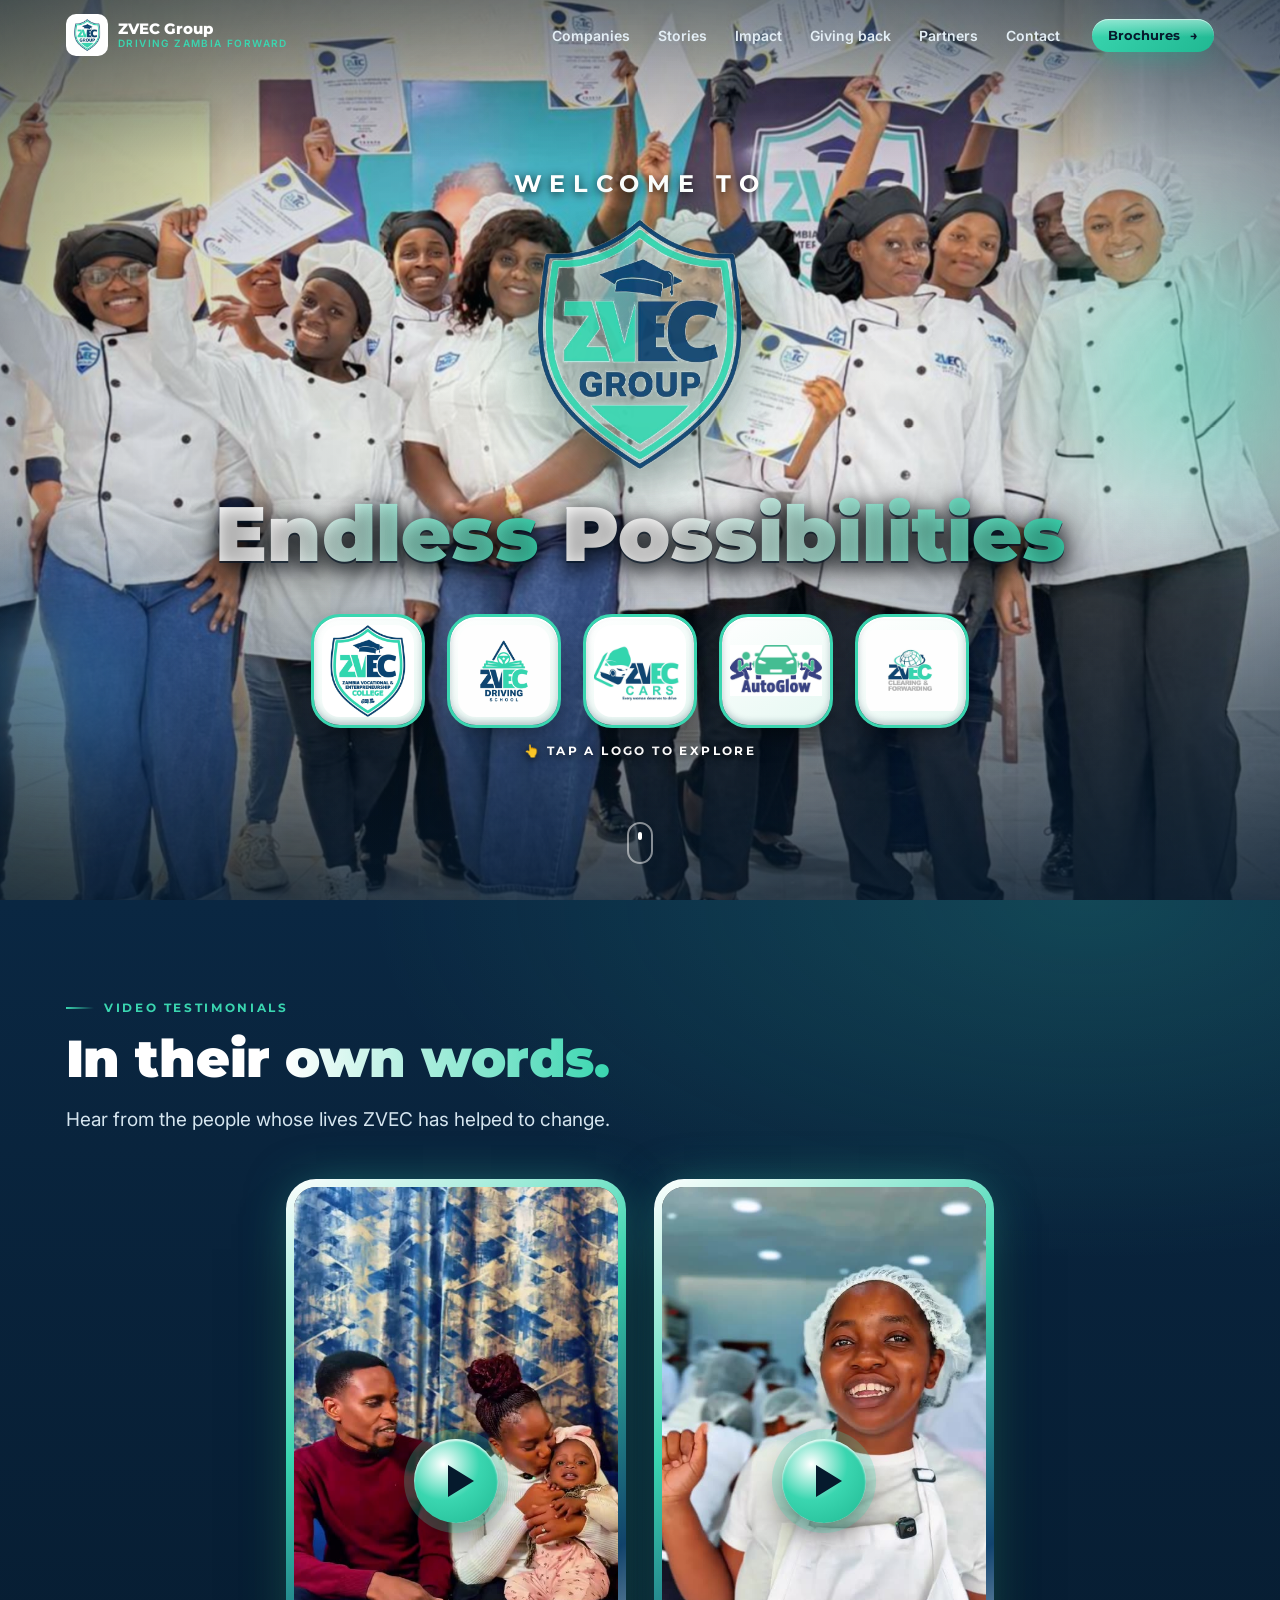
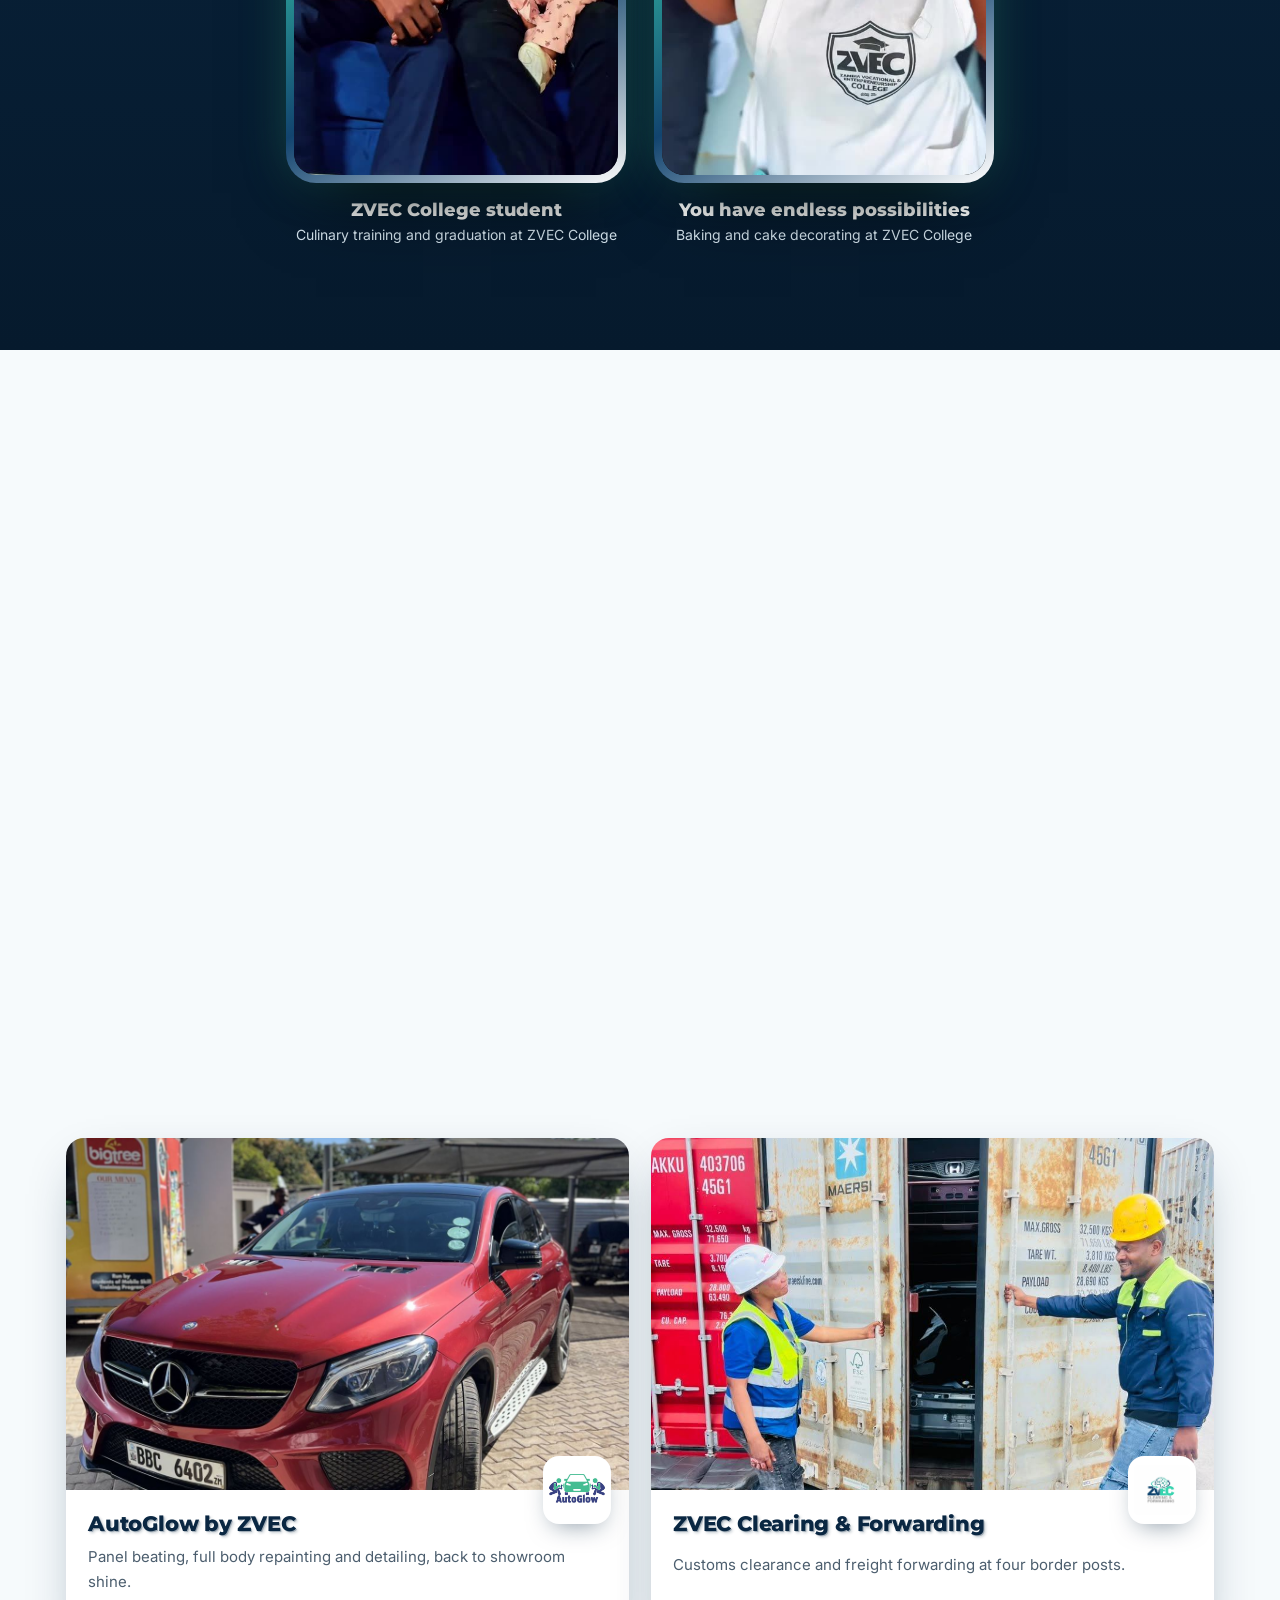
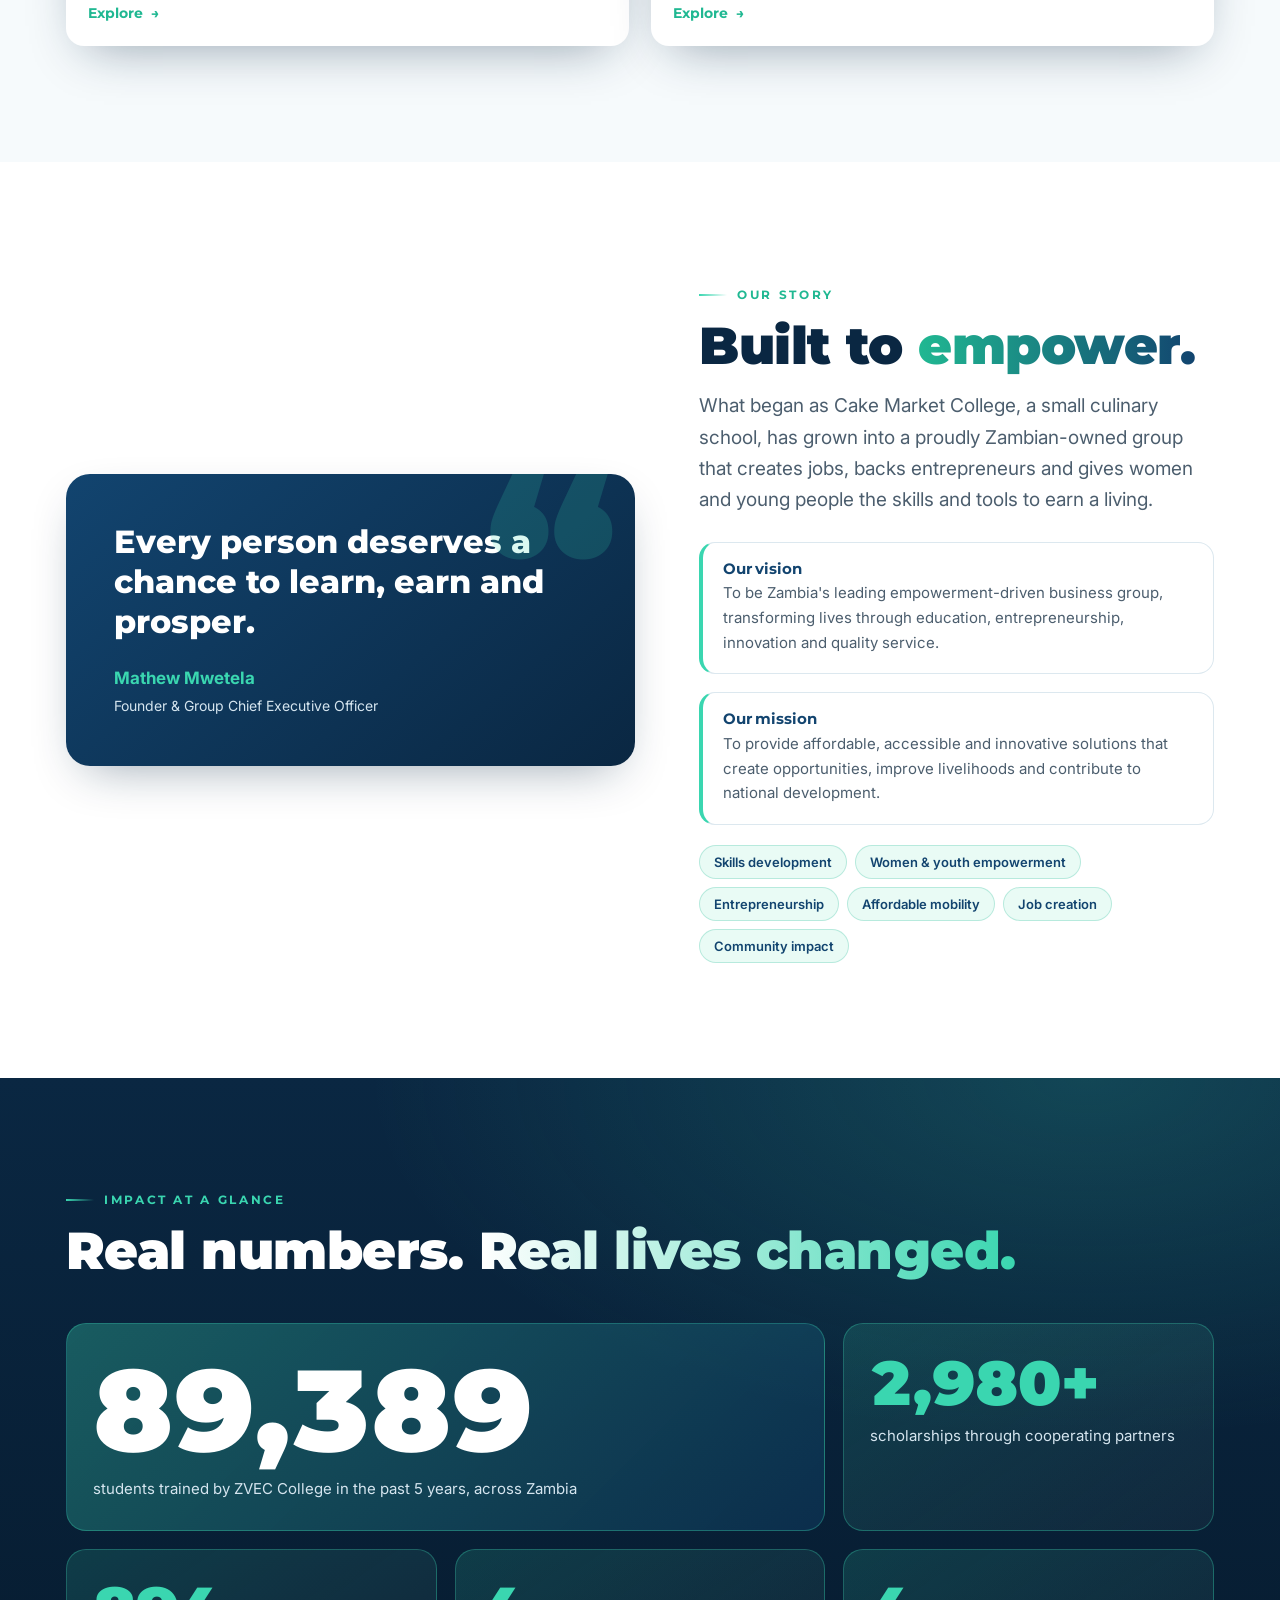
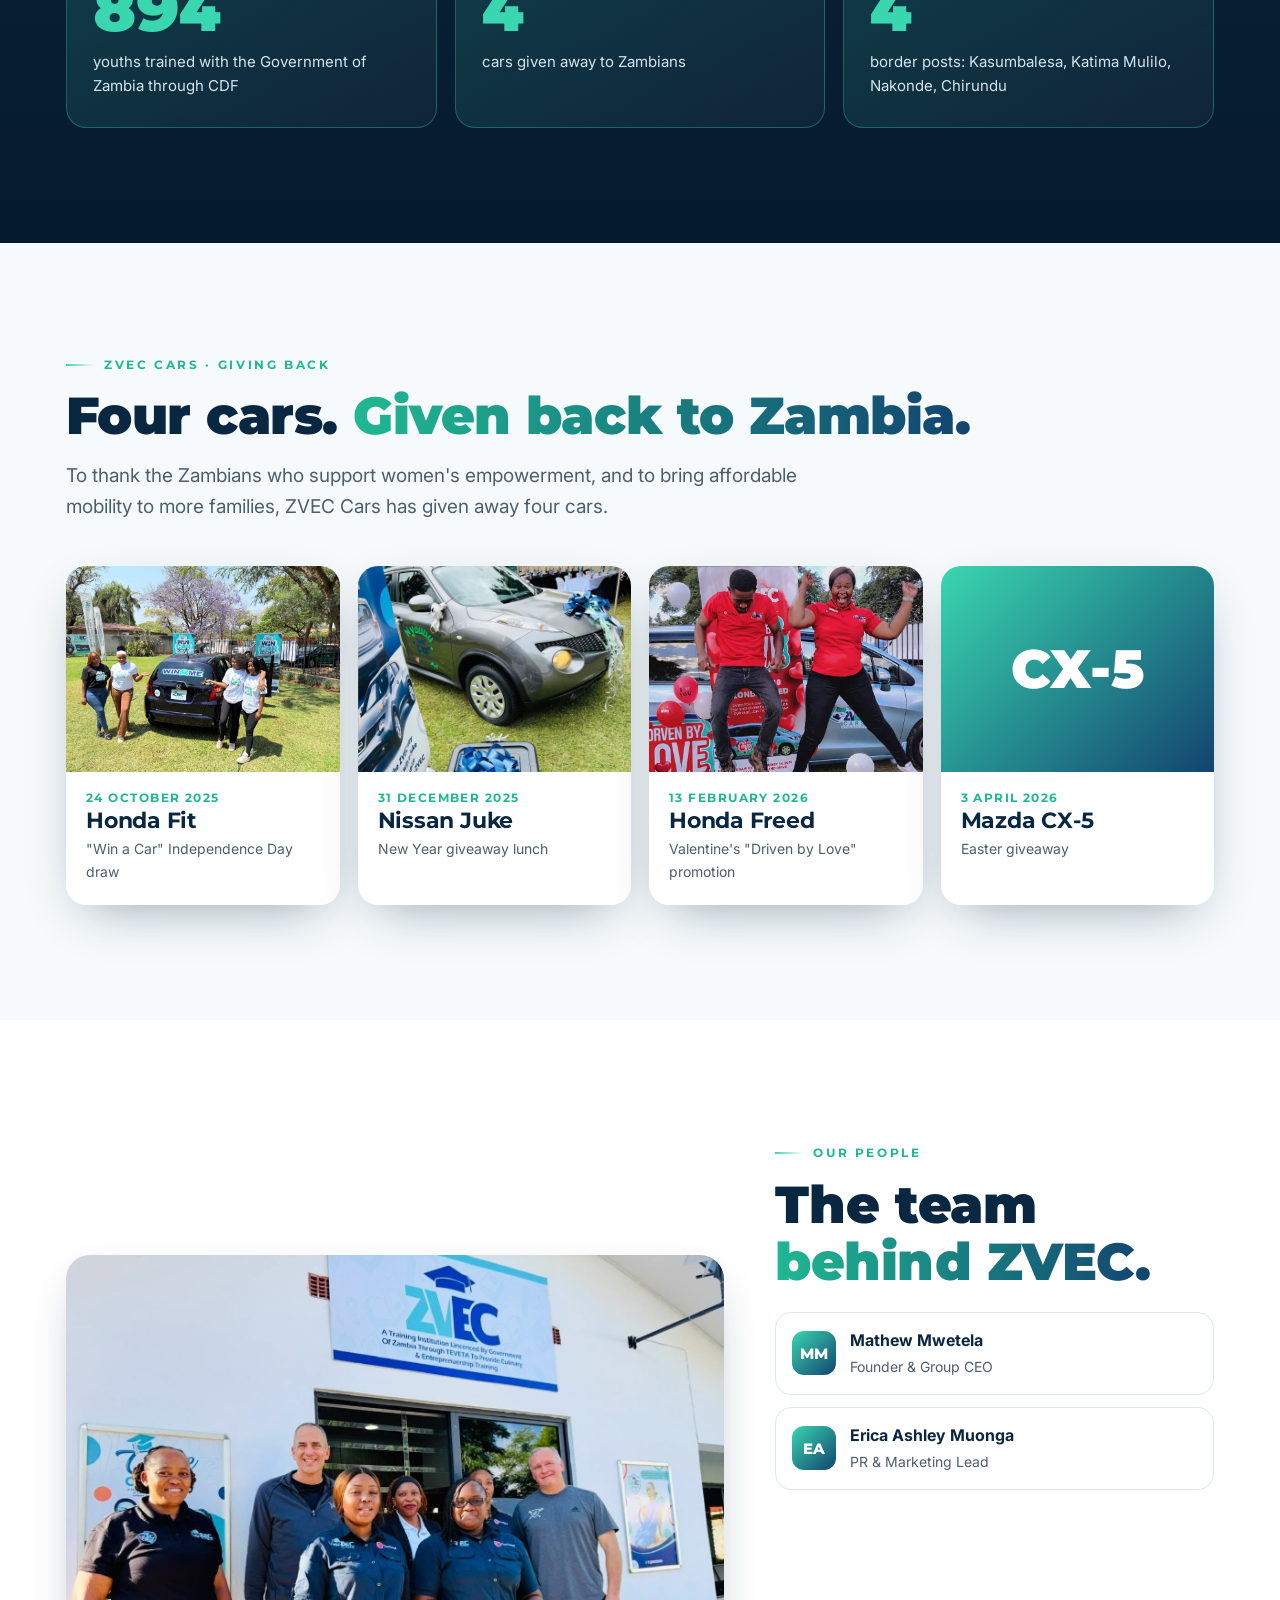
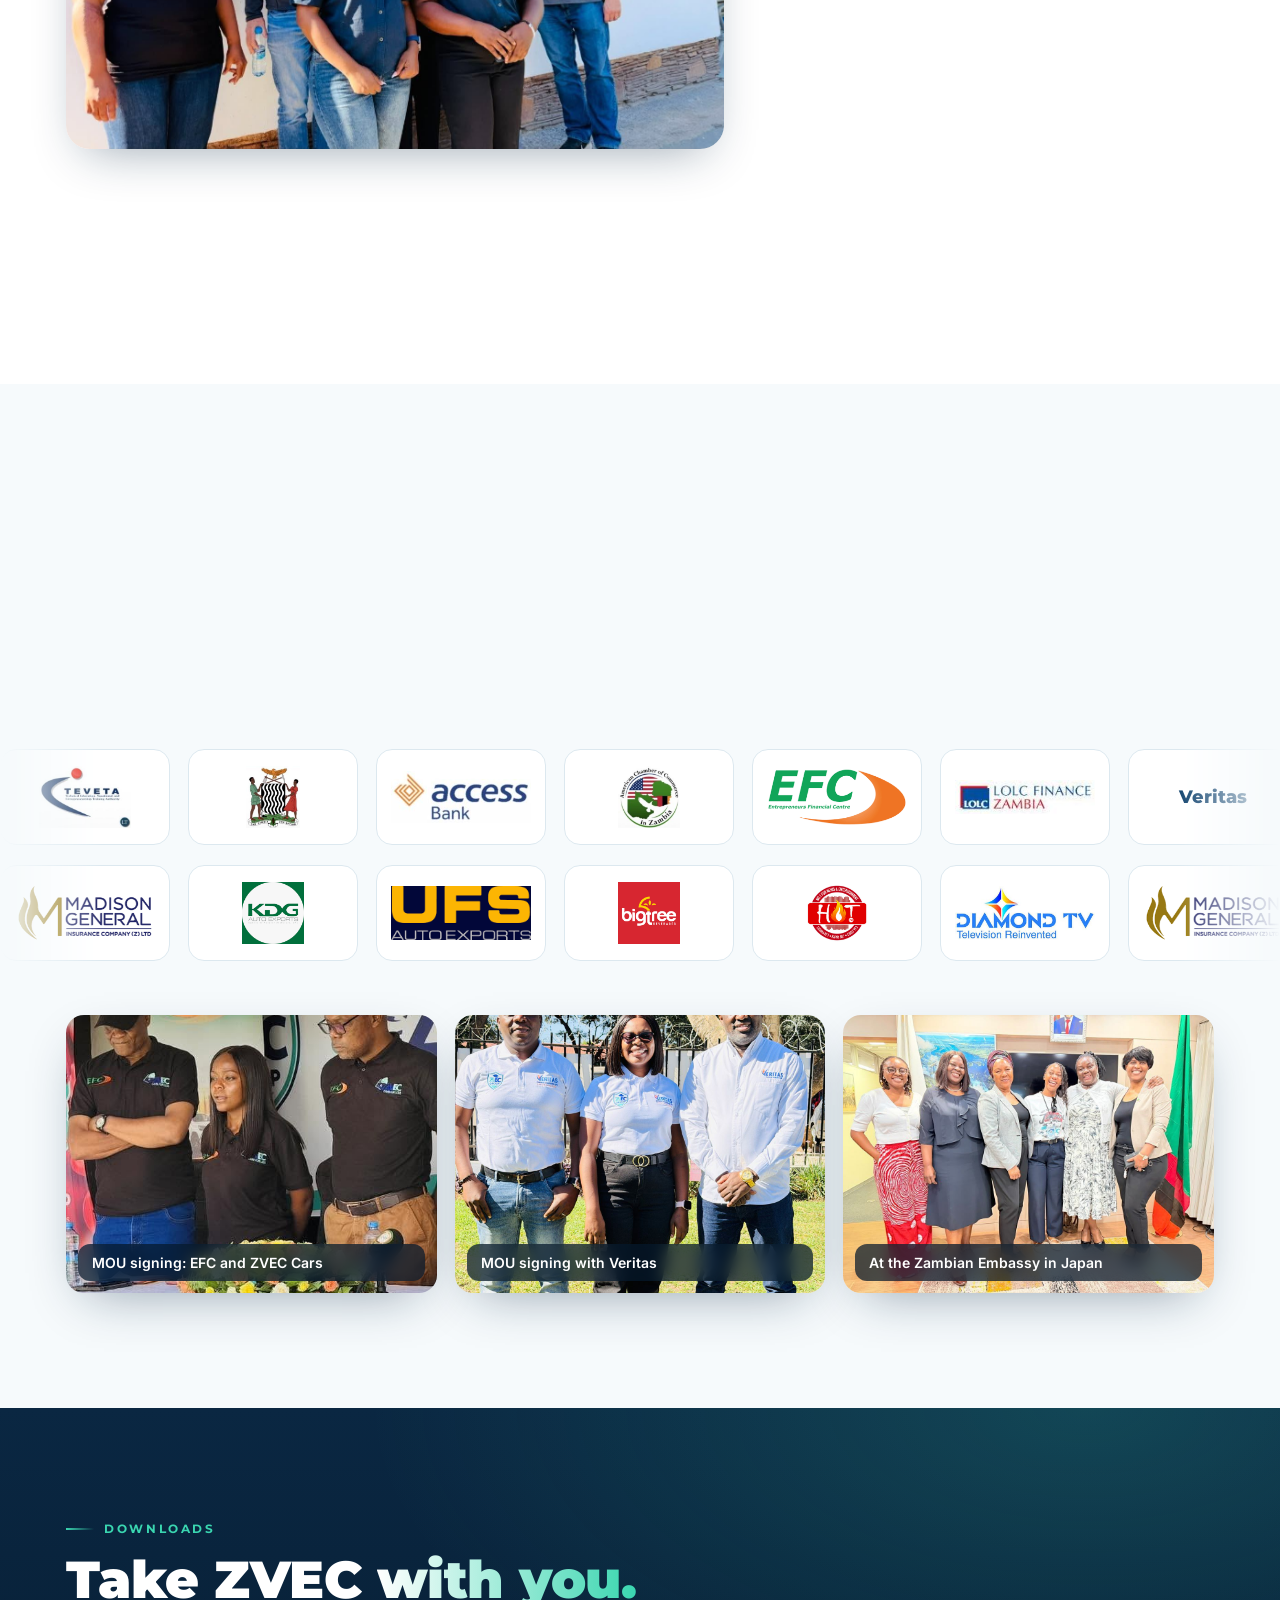
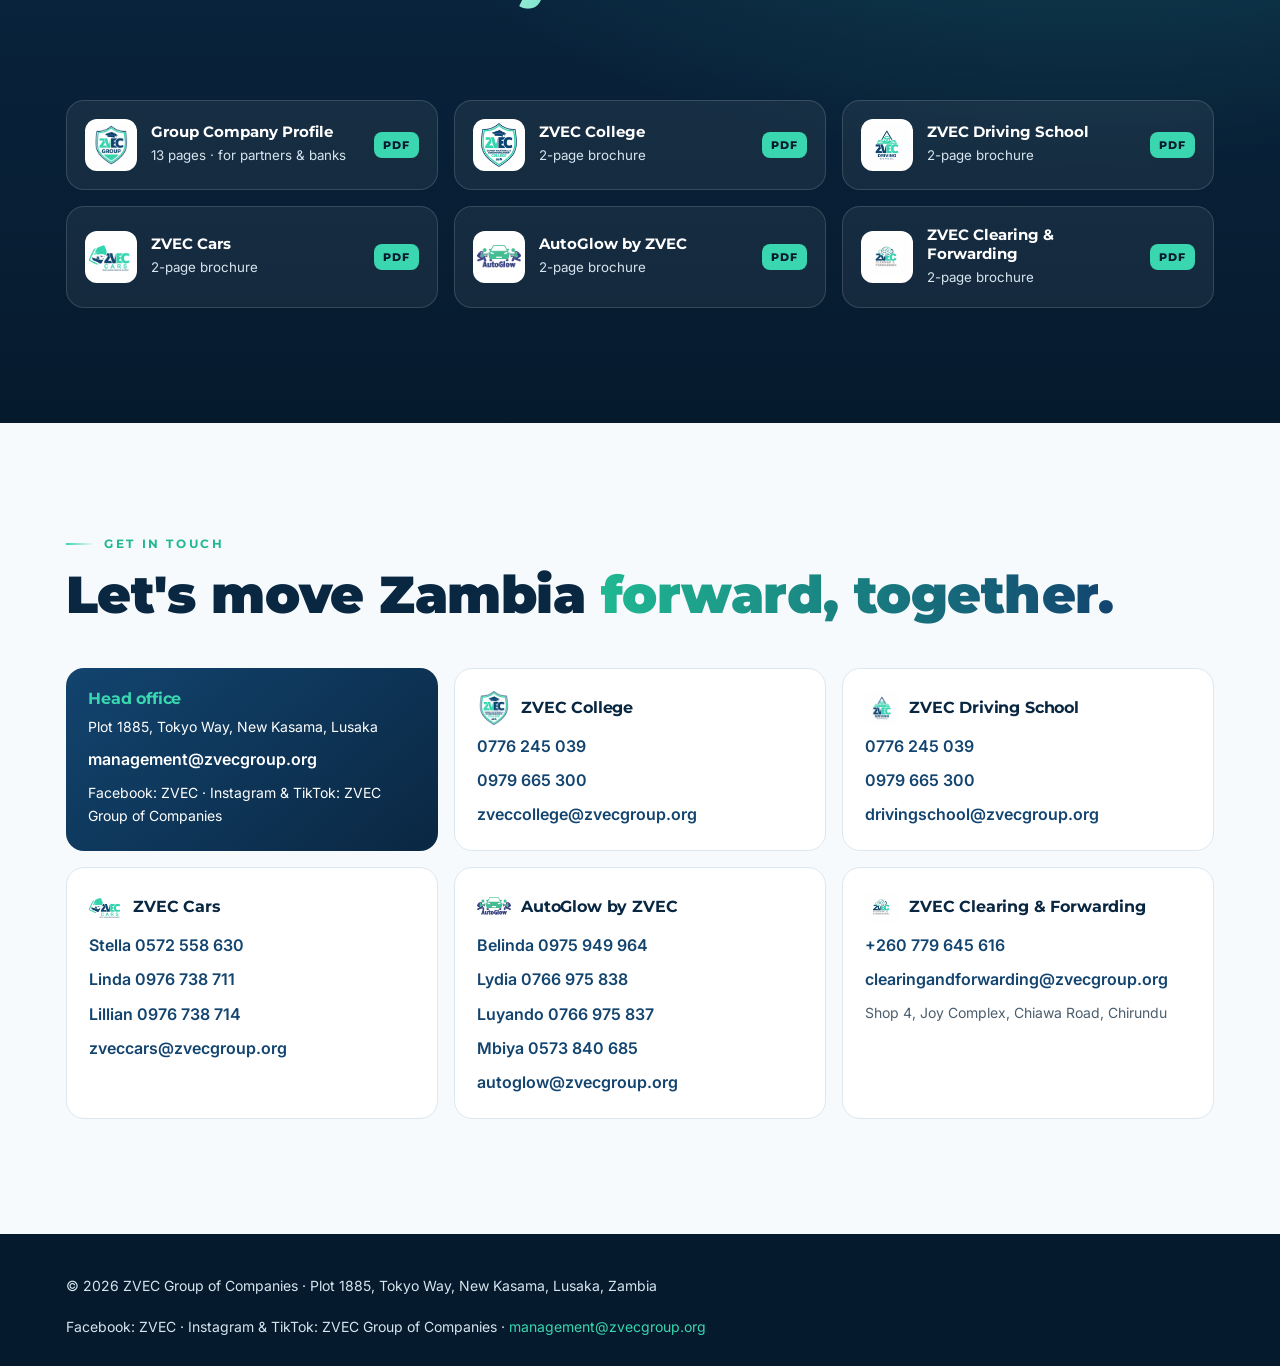
<file: index.html>
<!doctype html><html lang="en"><head><meta charset="utf-8">
<meta name="viewport" content="width=device-width,initial-scale=1,viewport-fit=cover">
<title>ZVEC Group of Companies</title>
<meta name="claude:viewport-fit-sides" content="cover">
<meta name="description" content="ZVEC Group of Companies: education, mobility, automotive care and trade. Driving Zambia Forward.">
<meta property="og:title" content="ZVEC Group of Companies"><meta property="og:description" content="ZVEC Group of Companies: education, mobility, automotive care and trade. Driving Zambia Forward."><meta property="og:image" content="https://www.zvecgroup.org/img/p25.jpg">
<meta name="theme-color" content="#061A2D">
<link rel="icon" href="logos/zvec-group.jpg">
<link rel="preconnect" href="https://fonts.googleapis.com"><link rel="preconnect" href="https://fonts.gstatic.com" crossorigin>
<link href="https://fonts.googleapis.com/css2?family=Montserrat:wght@600;700;800;900&family=Inter:wght@400;500;600;700&display=swap" rel="stylesheet">
<link rel="stylesheet" href="style.css">
<script>document.documentElement.classList.add('js')</script>
</head><body><div class="progress"></div>
<header class="nav"><div class="wrap">
<a class="brand" href="index.html"><img src="logos/zvec-group.jpg" alt="ZVEC Group logo"><span>ZVEC Group<small>Driving Zambia Forward</small></span></a>
<nav class="links" aria-label="Main"><a href="#companies">Companies</a><a href="#testimonials">Stories</a><a href="#impact">Impact</a><a href="#giving">Giving back</a><a href="#partners">Partners</a><a href="#contact">Contact</a></nav>
<a class="btn sm" href="#downloads">Brochures <span class="arr" aria-hidden="true">&rarr;</span></a>
<button class="menu-btn" aria-label="Menu" aria-expanded="false">&#9776;</button>
</div></header>
<main>
<section class="hero home welcome"><div class="slides" aria-hidden="true"><div class="s on" style="background-image:url(img/p25.jpg)"></div><div class="s" style="background-image:url(img/p47.jpg)"></div><div class="s" style="background-image:url(img/p137.jpg)"></div><div class="s" style="background-image:url(img/p62.jpg)"></div><div class="s" style="background-image:url(img/p15.jpg)"></div><div class="s" style="background-image:url(img/p57.jpg)"></div><div class="s" style="background-image:url(img/p122.jpg)"></div></div><div class="veil"></div><div class="blob a"></div><div class="blob b"></div>
<div class="wrap wcenter">
<h1 class="wtitle rv"><span class="wsmall">Welcome to</span><span class="wlogo"><img src="logos/zvec-group-transparent.png" alt="ZVEC Group of Companies"></span></h1>
<p class="tagline-anim wtag" aria-label="Endless Possibilities"><span class="grad"><span class="w" style="--i:3">Endless</span> <span class="w" style="--i:4">Possibilities</span></span></p>
<div class="lbtns"><a class="lbtn rv" style="--d:1.10s;--k:0" href="zvec-college.html" aria-label="ZVEC College" title="ZVEC College"><span class="pulse"></span><img src="logos/zvec-college.jpg" alt="ZVEC College logo"></a><a class="lbtn rv" style="--d:1.20s;--k:1" href="zvec-driving-school.html" aria-label="ZVEC Driving School" title="ZVEC Driving School"><span class="pulse"></span><img src="logos/zvec-driving-school.jpg" alt="ZVEC Driving School logo"></a><a class="lbtn rv" style="--d:1.30s;--k:2" href="zvec-cars.html" aria-label="ZVEC Cars" title="ZVEC Cars"><span class="pulse"></span><img src="logos/zvec-cars.jpg" alt="ZVEC Cars logo"></a><a class="lbtn rv" style="--d:1.40s;--k:3" href="autoglow.html" aria-label="AutoGlow by ZVEC" title="AutoGlow by ZVEC"><span class="pulse"></span><img src="logos/autoglow.jpg" alt="AutoGlow by ZVEC logo"></a><a class="lbtn rv" style="--d:1.50s;--k:4" href="zvec-clearing-forwarding.html" aria-label="ZVEC Clearing & Forwarding" title="ZVEC Clearing & Forwarding"><span class="pulse"></span><img src="logos/zvec-clearing-forwarding.jpg" alt="ZVEC Clearing & Forwarding logo"></a></div><span class="lhint rv" style="--d:1.6s">Tap a logo to explore</span>
</div><a class="scroll-cue" href="#testimonials" aria-label="Scroll down"></a></section>

<section id="testimonials" class="on-deep testi"><div class="wrap">
<div class="sec-head"><span class="kicker rv">Video testimonials</span><h2 class="h2 rv">In their <em>own words.</em></h2>
<p class="lead rv">Hear from the people whose lives ZVEC has helped to change.</p></div>
<div class="vids"><figure class="vid rv" style="--d:0.0s"><div class="vframe"><video playsinline preload="none" poster="video/testimonial-college-1.jpg"><source src="video/testimonial-college-1.mp4" type="video/mp4"></video><button class="play" aria-label="Play testimonial: ZVEC College student"></button></div><figcaption><b>ZVEC College student</b><span>Culinary training and graduation at ZVEC College</span></figcaption></figure><figure class="vid rv" style="--d:0.1s"><div class="vframe"><video playsinline preload="none" poster="video/college-baking.jpg"><source src="video/college-baking.mp4" type="video/mp4"></video><button class="play" aria-label="Play testimonial: You have endless possibilities"></button></div><figcaption><b>You have endless possibilities</b><span>Baking and cake decorating at ZVEC College</span></figcaption></figure></div></div></section>

<section id="companies"><div class="wrap">
<div class="sec-head"><span class="kicker rv">Our companies</span><h2 class="h2 rv">One group. <em>Five ways to move forward.</em></h2>
<p class="lead rv">Each company feeds the next. A student who trains at the College can learn to drive at the Driving School, buy a car through ZVEC Cars, keep it in shape at AutoGlow, and import stock through Clearing &amp; Forwarding.</p></div>
<div class="cards"><a class="card rv" style="--d:0.00s" href="zvec-college.html"><div class="ph" style="background-image:url(img/p47.jpg);background-position:center"></div><div class="glare"></div>
<div class="body"><img class="logo" src="logos/zvec-college.jpg" alt=""><h3 class="emb-dark">ZVEC College</h3><p>TEVETA-accredited vocational and entrepreneurship training. 90,000 students trained in 5 years.</p><span class="go">Explore <span class="arr" aria-hidden="true">&rarr;</span></span></div></a><a class="card rv" style="--d:0.08s" href="zvec-driving-school.html"><div class="ph" style="background-image:url(img/p137.jpg);background-position:center 70%"></div><div class="glare"></div>
<div class="body"><img class="logo" src="logos/zvec-driving-school.jpg" alt=""><h3 class="emb-dark">ZVEC Driving School</h3><p>Professional driver training for Class B and C1, with a special focus on women.</p><span class="go">Explore <span class="arr" aria-hidden="true">&rarr;</span></span></div></a><a class="card rv" style="--d:0.16s" href="zvec-cars.html"><div class="ph" style="background-image:url(img/p62.jpg);background-position:center 35%"></div><div class="glare"></div>
<div class="body"><img class="logo" src="logos/zvec-cars.jpg" alt=""><h3 class="emb-dark">ZVEC Cars</h3><p>Quality vehicles imported from Japan and South Africa, with flexible financing.</p><span class="go">Explore <span class="arr" aria-hidden="true">&rarr;</span></span></div></a><a class="card rv" style="--d:0.24s" href="autoglow.html"><div class="ph" style="background-image:url(img/p15.jpg);background-position:center"></div><div class="glare"></div>
<div class="body"><img class="logo" src="logos/autoglow.jpg" alt=""><h3 class="emb-dark">AutoGlow by ZVEC</h3><p>Panel beating, full body repainting and detailing, back to showroom shine.</p><span class="go">Explore <span class="arr" aria-hidden="true">&rarr;</span></span></div></a><a class="card rv" style="--d:0.32s" href="zvec-clearing-forwarding.html"><div class="ph" style="background-image:url(img/p57.jpg);background-position:center 35%"></div><div class="glare"></div>
<div class="body"><img class="logo" src="logos/zvec-clearing-forwarding.jpg" alt=""><h3 class="emb-dark">ZVEC Clearing & Forwarding</h3><p>Customs clearance and freight forwarding at four border posts.</p><span class="go">Explore <span class="arr" aria-hidden="true">&rarr;</span></span></div></a></div></div></section>

<section style="background:#fff"><div class="wrap story">
<div class="quote rv"><blockquote>Every person deserves a chance to learn, earn and prosper.</blockquote><div class="who"><b>Mathew Mwetela</b><span>Founder &amp; Group Chief Executive Officer</span></div></div>
<div><span class="kicker rv">Our story</span><h2 class="h2 rv" style="margin:14px 0 16px">Built to <em>empower.</em></h2>
<p class="lead rv">What began as Cake Market College, a small culinary school, has grown into a proudly Zambian-owned group that creates jobs, backs entrepreneurs and gives women and young people the skills and tools to earn a living.</p>
<div class="vm"><div class="rv"><h4>Our vision</h4><p>To be Zambia's leading empowerment-driven business group, transforming lives through education, entrepreneurship, innovation and quality service.</p></div>
<div class="rv"><h4>Our mission</h4><p>To provide affordable, accessible and innovative solutions that create opportunities, improve livelihoods and contribute to national development.</p></div></div>
<div class="focus rv"><span>Skills development</span><span>Women &amp; youth empowerment</span><span>Entrepreneurship</span><span>Affordable mobility</span><span>Job creation</span><span>Community impact</span></div></div></div></section>

<section id="impact" class="on-deep"><div class="wrap">
<div class="sec-head"><span class="kicker rv">Impact at a glance</span><h2 class="h2 rv">Real numbers. <em>Real lives changed.</em></h2></div>
<div class="stats">
<div class="stat big rv"><div class="n" data-to="90000">90,000</div><div class="l">students trained by ZVEC College in the past 5 years, across Zambia</div></div>
<div class="stat rv" style="--d:.08s"><div class="n" data-to="3000" data-suf="+">3,000+</div><div class="l">scholarships through cooperating partners</div></div>
<div class="stat rv"><div class="n" data-to="900">900</div><div class="l">youths trained with the Government of Zambia through CDF</div></div>
<div class="stat rv" style="--d:.08s"><div class="n" data-to="4">4</div><div class="l">cars given away to Zambians</div></div>
<div class="stat rv" style="--d:.16s"><div class="n" data-to="4">4</div><div class="l">border posts: Kasumbalesa, Katima Mulilo, Nakonde, Chirundu</div></div>
</div></div></section>

<section id="giving"><div class="wrap">
<div class="sec-head"><span class="kicker rv">ZVEC Cars &middot; Giving back</span><h2 class="h2 rv">Four cars. <em>Given back to Zambia.</em></h2>
<p class="lead rv">To thank the Zambians who support women's empowerment, and to bring affordable mobility to more families, ZVEC Cars has given away four cars.</p></div>
<div class="cars"><article class="car rv" style="--d:0.0s"><div class="ph" style="background-image:url(img/p136.jpg)"></div><div class="body"><span class="date">24 October 2025</span><h3>Honda Fit</h3><p>"Win a Car" Independence Day draw</p></div></article><article class="car rv" style="--d:0.1s"><div class="ph" style="background-image:url(img/p79.jpg)"></div><div class="body"><span class="date">31 December 2025</span><h3>Nissan Juke</h3><p>New Year giveaway lunch</p></div></article><article class="car rv" style="--d:0.2s"><div class="ph" style="background-image:url(img/p83.jpg)"></div><div class="body"><span class="date">13 February 2026</span><h3>Honda Freed</h3><p>Valentine's "Driven by Love" promotion</p></div></article><article class="car rv" style="--d:0.3s"><div class="ph text">CX-5</div><div class="body"><span class="date">3 April 2026</span><h3>Mazda CX-5</h3><p>Easter giveaway</p></div></article></div></div></section>

<section style="background:#fff"><div class="wrap team">
<div class="photo rv" style="background-image:url(img/p122.jpg)" role="img" aria-label="ZVEC team with partners from the United States"></div>
<div><span class="kicker rv">Our people</span><h2 class="h2 rv" style="margin:14px 0 22px">The team <em>behind ZVEC.</em></h2><div class="people"><div class="person rv" style="--d:0.00s"><span class="av">MM</span><div><b>Mathew Mwetela</b><span>Founder & Group CEO</span></div></div><div class="person rv" style="--d:0.07s"><span class="av">EA</span><div><b>Erica Ashley Muonga</b><span>PR & Marketing Lead</span></div></div><div class="person rv" style="--d:0.14s"><span class="av">JM</span><div><b>Jacinta Manda</b><span>Group Admin; Procurement & Operations Manager, ZVEC Cars</span></div></div><div class="person rv" style="--d:0.21s"><span class="av">PM</span><div><b>Penelope Miyambo</b><span>ZVEC Cars Chilimba Manager</span></div></div><div class="person rv" style="--d:0.28s"><span class="av">LM</span><div><b>Lumuno Mukwali</b><span>Manager, AutoGlow by ZVEC</span></div></div></div>
<p class="rv" style="margin-top:16px;color:var(--muted)">And many more trainers, instructors, technicians and agents across Zambia.</p></div></div></section>

<section id="partners"><div class="wrap">
<div class="sec-head"><span class="kicker rv">Partners and reach</span><h2 class="h2 rv">Trusted by <em>partners who build Zambia.</em></h2>
<p class="lead rv">Government, banks, insurers, vehicle exporters, media and international partners. Our team has visited the Zambian Embassy in Japan, the Osaka Innovation Hub and KDG's offices in Japan and South Africa, and has hosted partners from the United States.</p></div></div>
<div class="marquee"><div class="track"><div class="plogo"><img src="logos/teveta.jpg" alt="TEVETA"></div><div class="plogo"><img src="logos/govt-of-zambia.jpg" alt="Government of the Republic of Zambia"></div><div class="plogo"><img src="logos/access-bank.jpg" alt="Access Bank"></div><div class="plogo"><img src="logos/amcham-zambia.jpg" alt="American Chamber of Commerce Zambia"></div><div class="plogo"><img src="logos/efc.png" alt="EFC"></div><div class="plogo"><img src="logos/lolc-finance.jpg" alt="LOLC Finance"></div><div class="plogo word">Veritas</div><div class="plogo word">Zonkindawo</div><div class="plogo"><img src="logos/teveta.jpg" alt="TEVETA"></div><div class="plogo"><img src="logos/govt-of-zambia.jpg" alt="Government of the Republic of Zambia"></div><div class="plogo"><img src="logos/access-bank.jpg" alt="Access Bank"></div><div class="plogo"><img src="logos/amcham-zambia.jpg" alt="American Chamber of Commerce Zambia"></div><div class="plogo"><img src="logos/efc.png" alt="EFC"></div><div class="plogo"><img src="logos/lolc-finance.jpg" alt="LOLC Finance"></div><div class="plogo word">Veritas</div><div class="plogo word">Zonkindawo</div></div></div>
<div class="marquee"><div class="track rev"><div class="plogo"><img src="logos/madison-general.png" alt="Madison General Insurance"></div><div class="plogo"><img src="logos/kdg-auto-exports.png" alt="KDG Auto Exports (CarChief)"></div><div class="plogo"><img src="logos/ufs-auto-exports.png" alt="UFS Auto Exports"></div><div class="plogo"><img src="logos/bigtree.png" alt="Bigtree by Trade Kings"></div><div class="plogo"><img src="logos/hot-fm.jpg" alt="Hot FM"></div><div class="plogo"><img src="logos/diamond-tv.jpg" alt="Diamond TV"></div><div class="plogo"><img src="logos/madison-general.png" alt="Madison General Insurance"></div><div class="plogo"><img src="logos/kdg-auto-exports.png" alt="KDG Auto Exports (CarChief)"></div><div class="plogo"><img src="logos/ufs-auto-exports.png" alt="UFS Auto Exports"></div><div class="plogo"><img src="logos/bigtree.png" alt="Bigtree by Trade Kings"></div><div class="plogo"><img src="logos/hot-fm.jpg" alt="Hot FM"></div><div class="plogo"><img src="logos/diamond-tv.jpg" alt="Diamond TV"></div></div></div>
<div class="wrap"><div class="moments"><figure class="moment rv" style="--d:0.0s;margin:0"><div style="background-image:url(img/p92.jpg)"></div><span>MOU signing: EFC and ZVEC Cars</span></figure><figure class="moment rv" style="--d:0.1s;margin:0"><div style="background-image:url(img/p4.jpg)"></div><span>MOU signing with Veritas</span></figure><figure class="moment rv" style="--d:0.2s;margin:0"><div style="background-image:url(img/p2.jpg)"></div><span>At the Zambian Embassy in Japan</span></figure></div></div></section>

<section id="downloads" class="on-deep"><div class="wrap">
<div class="sec-head"><span class="kicker rv">Downloads</span><h2 class="h2 rv">Take ZVEC <em>with you.</em></h2>
<p class="lead rv">Print-ready PDFs of our group profile and each company brochure.</p></div>
<div class="dl"><a class="rv" href="downloads/ZVEC-Group-Company-Profile.pdf" target="_blank" rel="noopener"><img src="logos/zvec-group.jpg" alt=""><span><b>Group Company Profile</b><small>13 pages &middot; for partners &amp; banks</small></span><span class="pdf">PDF</span></a><a class="rv" style="--d:0.06s" href="downloads/zvec-college-brochure.pdf" target="_blank" rel="noopener"><img src="logos/zvec-college.jpg" alt=""><span><b>ZVEC College</b><small>2-page brochure</small></span><span class="pdf">PDF</span></a><a class="rv" style="--d:0.12s" href="downloads/zvec-driving-school-brochure.pdf" target="_blank" rel="noopener"><img src="logos/zvec-driving-school.jpg" alt=""><span><b>ZVEC Driving School</b><small>2-page brochure</small></span><span class="pdf">PDF</span></a><a class="rv" style="--d:0.18s" href="downloads/zvec-cars-brochure.pdf" target="_blank" rel="noopener"><img src="logos/zvec-cars.jpg" alt=""><span><b>ZVEC Cars</b><small>2-page brochure</small></span><span class="pdf">PDF</span></a><a class="rv" style="--d:0.24s" href="downloads/autoglow-brochure.pdf" target="_blank" rel="noopener"><img src="logos/autoglow.jpg" alt=""><span><b>AutoGlow by ZVEC</b><small>2-page brochure</small></span><span class="pdf">PDF</span></a><a class="rv" style="--d:0.30s" href="downloads/zvec-clearing-forwarding-brochure.pdf" target="_blank" rel="noopener"><img src="logos/zvec-clearing-forwarding.jpg" alt=""><span><b>ZVEC Clearing & Forwarding</b><small>2-page brochure</small></span><span class="pdf">PDF</span></a></div></div></section>

<section id="contact"><div class="wrap">
<div class="sec-head"><span class="kicker rv">Get in touch</span><h2 class="h2 rv">Let's move Zambia <em>forward, together.</em></h2></div>
<div class="contacts"><div class="cbox hq rv"><h4>Head office</h4><p>Plot 1885, Tokyo Way, New Kasama, Lusaka</p><a href="mailto:management@zvecgroup.org">management@zvecgroup.org</a><p>Facebook: ZVEC &middot; Instagram &amp; TikTok: ZVEC Group of Companies</p></div><div class="cbox rv" style="--d:0.06s"><h4><img src="logos/zvec-college.jpg" alt="">ZVEC College</h4><a href="tel:+260776245039">0776 245 039</a><a href="tel:+260979665300">0979 665 300</a><a href="mailto:zveccollege@zvecgroup.org">zveccollege@zvecgroup.org</a></div><div class="cbox rv" style="--d:0.12s"><h4><img src="logos/zvec-driving-school.jpg" alt="">ZVEC Driving School</h4><a href="tel:+260776245039">0776 245 039</a><a href="tel:+260979665300">0979 665 300</a><a href="mailto:drivingschool@zvecgroup.org">drivingschool@zvecgroup.org</a></div><div class="cbox rv" style="--d:0.18s"><h4><img src="logos/zvec-cars.jpg" alt="">ZVEC Cars</h4><a href="tel:+260572558630">Stella 0572 558 630</a><a href="tel:+260976738711">Linda 0976 738 711</a><a href="tel:+260976738714">Lillian 0976 738 714</a><a href="mailto:zveccars@zvecgroup.org">zveccars@zvecgroup.org</a></div><div class="cbox rv" style="--d:0.24s"><h4><img src="logos/autoglow.jpg" alt="">AutoGlow by ZVEC</h4><a href="tel:+260975949964">Belinda 0975 949 964</a><a href="tel:+260766975838">Lydia 0766 975 838</a><a href="tel:+260766975837">Luyando 0766 975 837</a><a href="tel:+260573840685">Mbiya 0573 840 685</a><a href="mailto:autoglow@zvecgroup.org">autoglow@zvecgroup.org</a></div><div class="cbox rv" style="--d:0.30s"><h4><img src="logos/zvec-clearing-forwarding.jpg" alt="">ZVEC Clearing & Forwarding</h4><a href="tel:+260779645616">+260 779 645 616</a><a href="mailto:clearingandforwarding@zvecgroup.org">clearingandforwarding@zvecgroup.org</a><p>Shop 4, Joy Complex, Chiawa Road, Chirundu</p></div></div></div></section>
</main><footer><div class="wrap">
<div>&copy; <span id="yr">2026</span> ZVEC Group of Companies &middot; Plot 1885, Tokyo Way, New Kasama, Lusaka, Zambia</div>
<div>Facebook: ZVEC &middot; Instagram &amp; TikTok: ZVEC Group of Companies &middot; <a href="mailto:management@zvecgroup.org">management@zvecgroup.org</a></div>
</div></footer>
<script src="script.js"></script></body></html>
</file>
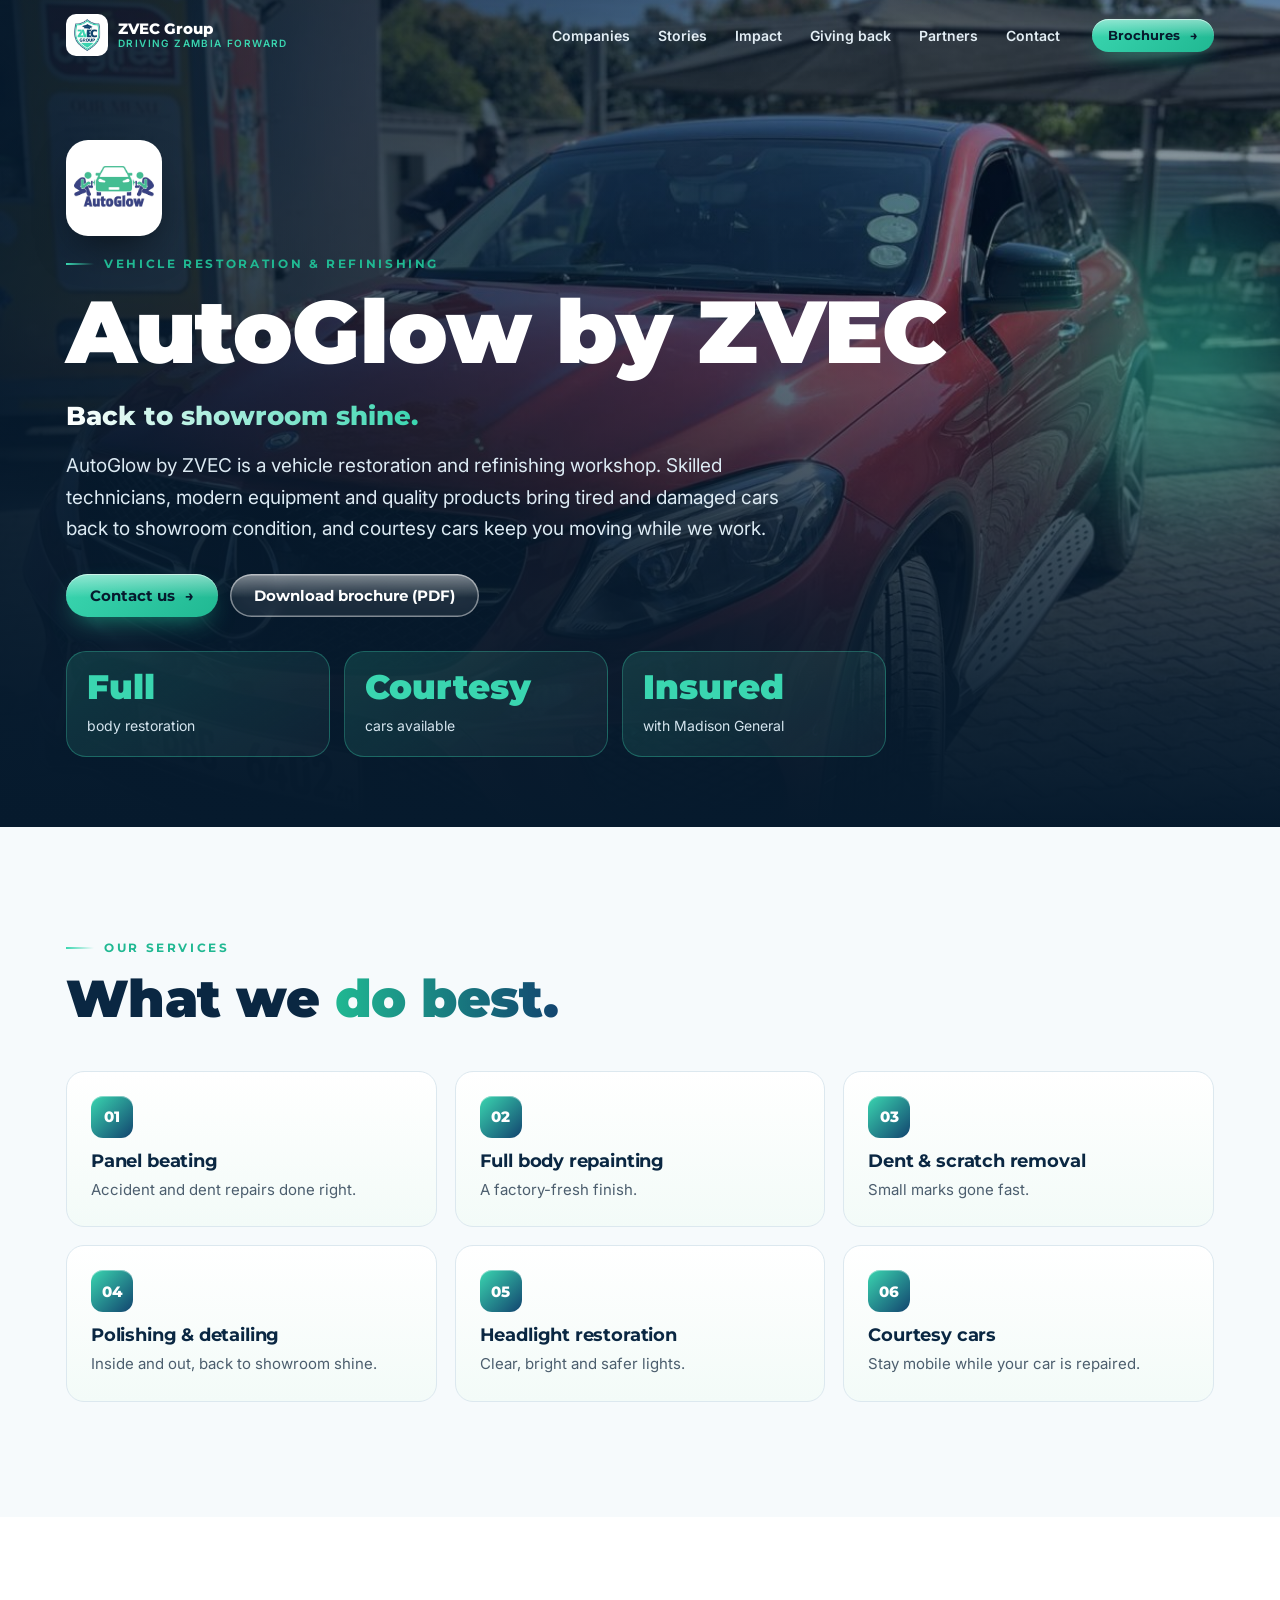
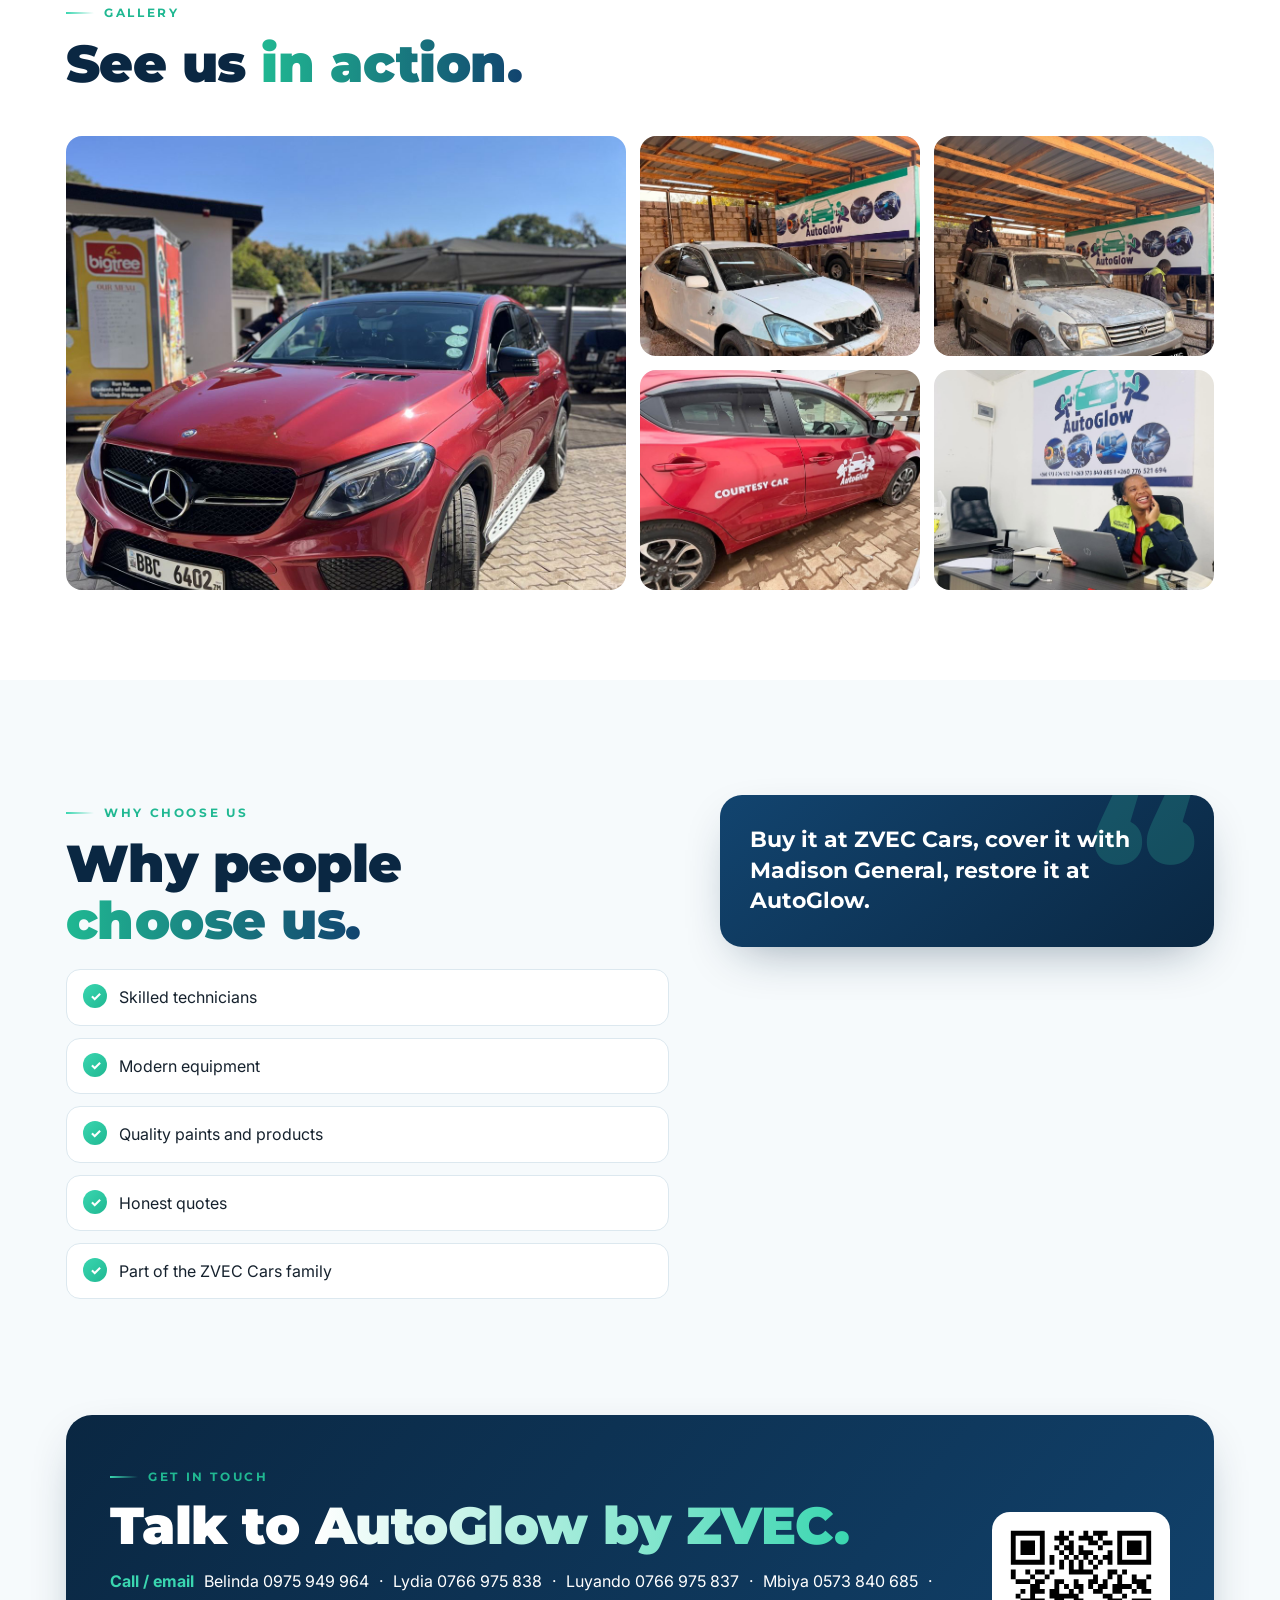
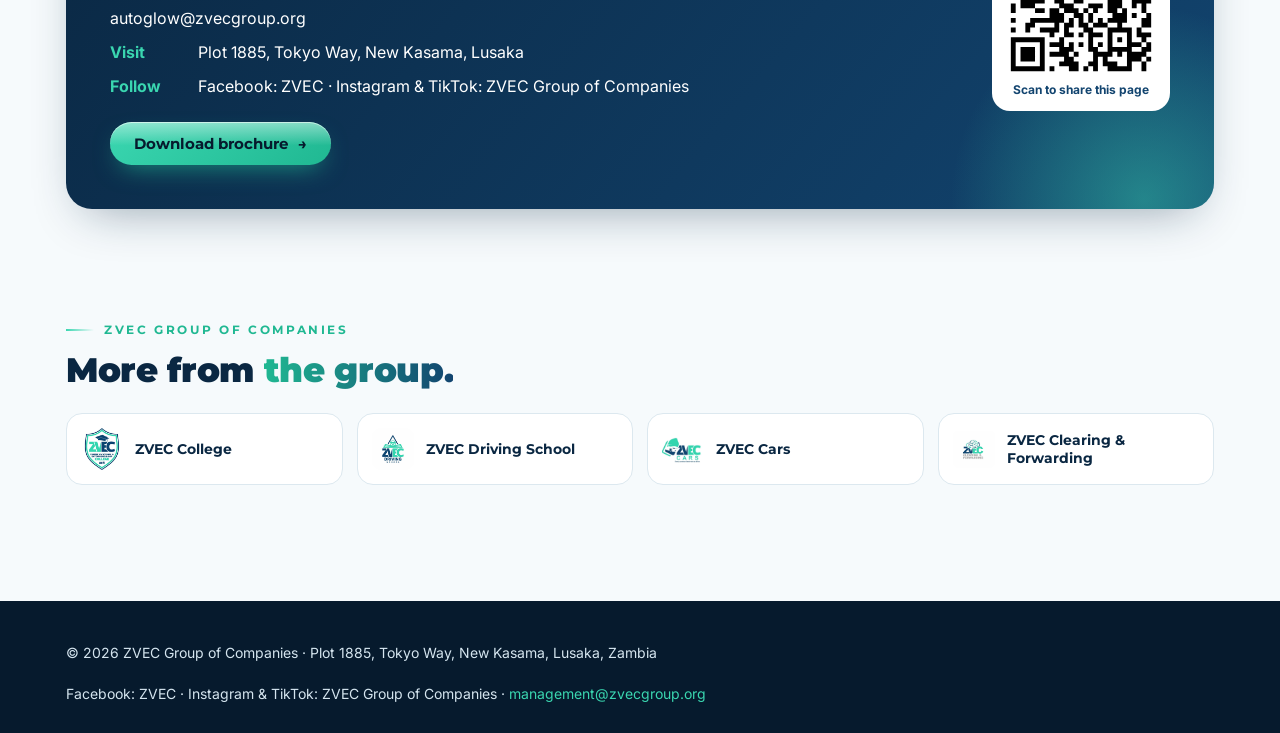
<file: autoglow.html>
<!doctype html><html lang="en"><head><meta charset="utf-8">
<meta name="viewport" content="width=device-width,initial-scale=1,viewport-fit=cover">
<title>AutoGlow by ZVEC | ZVEC Group</title>
<meta name="claude:viewport-fit-sides" content="cover">
<meta name="description" content="AutoGlow by ZVEC is a vehicle restoration and refinishing workshop. Skilled technicians, modern equipment and quality products bring tired and damaged cars">
<meta property="og:title" content="AutoGlow by ZVEC | ZVEC Group"><meta property="og:description" content="AutoGlow by ZVEC is a vehicle restoration and refinishing workshop. Skilled technicians, modern equipment and quality products bring tired and damaged cars"><meta property="og:image" content="https://www.zvecgroup.org/img/p25.jpg">
<meta name="theme-color" content="#061A2D">
<link rel="icon" href="logos/zvec-group.jpg">
<link rel="preconnect" href="https://fonts.googleapis.com"><link rel="preconnect" href="https://fonts.gstatic.com" crossorigin>
<link href="https://fonts.googleapis.com/css2?family=Montserrat:wght@600;700;800;900&family=Inter:wght@400;500;600;700&display=swap" rel="stylesheet">
<link rel="stylesheet" href="style.css">
<script>document.documentElement.classList.add('js')</script>
</head><body><div class="progress"></div>
<header class="nav"><div class="wrap">
<a class="brand" href="index.html"><img src="logos/zvec-group.jpg" alt="ZVEC Group logo"><span>ZVEC Group<small>Driving Zambia Forward</small></span></a>
<nav class="links" aria-label="Main"><a href="index.html#companies">Companies</a><a href="index.html#testimonials">Stories</a><a href="index.html#impact">Impact</a><a href="index.html#giving">Giving back</a><a href="index.html#partners">Partners</a><a href="index.html#contact">Contact</a></nav>
<a class="btn sm" href="index.html#downloads">Brochures <span class="arr" aria-hidden="true">&rarr;</span></a>
<button class="menu-btn" aria-label="Menu" aria-expanded="false">&#9776;</button>
</div></header>
<main>
<section class="hero uhero"><div class="bg" style="background-image:url(img/p15.jpg);background-position:center"></div><div class="veil"></div><div class="blob a"></div>
<div class="wrap"><div class="htext"><img class="badge rv" src="logos/autoglow.jpg" alt="AutoGlow by ZVEC logo">
<span class="kicker rv" style="--d:.1s;margin-top:22px">Vehicle restoration & refinishing</span>
<h1 class="rv" style="--d:.15s;font-size:clamp(40px,7vw,88px)">AutoGlow by ZVEC</h1>
<span class="tagline rv" style="--d:.2s">Back to showroom shine.</span>
<p class="lead rv" style="--d:.25s;margin-top:18px">AutoGlow by ZVEC is a vehicle restoration and refinishing workshop. Skilled technicians, modern equipment and quality products bring tired and damaged cars back to showroom condition, and courtesy cars keep you moving while we work.</p>
<div class="btns rv" style="--d:.3s;margin-top:26px"><a class="btn" href="#contact">Contact us <span class="arr" aria-hidden="true">&rarr;</span></a><a class="btn ghost" href="downloads/autoglow-brochure.pdf" target="_blank" rel="noopener">Download brochure (PDF)</a></div>
</div><div class="ustats"><div class="stat rv" style="--d:0.40s"><div class="n">Full</div><div class="l">body restoration</div></div><div class="stat rv" style="--d:0.48s"><div class="n">Courtesy</div><div class="l">cars available</div></div><div class="stat rv" style="--d:0.56s"><div class="n">Insured</div><div class="l">with Madison General</div></div></div></div></section>

<section><div class="wrap"><div class="sec-head"><span class="kicker rv">Our services</span><h2 class="h2 rv">What we <em>do best.</em></h2></div>
<div class="offers"><div class="offer rv" style="--d:0.00s"><div class="ic">01</div><h3>Panel beating</h3><p>Accident and dent repairs done right.</p></div><div class="offer rv" style="--d:0.06s"><div class="ic">02</div><h3>Full body repainting</h3><p>A factory-fresh finish.</p></div><div class="offer rv" style="--d:0.12s"><div class="ic">03</div><h3>Dent & scratch removal</h3><p>Small marks gone fast.</p></div><div class="offer rv" style="--d:0.18s"><div class="ic">04</div><h3>Polishing & detailing</h3><p>Inside and out, back to showroom shine.</p></div><div class="offer rv" style="--d:0.24s"><div class="ic">05</div><h3>Headlight restoration</h3><p>Clear, bright and safer lights.</p></div><div class="offer rv" style="--d:0.30s"><div class="ic">06</div><h3>Courtesy cars</h3><p>Stay mobile while your car is repaired.</p></div></div></div></section>

<section style="background:#fff;padding-block:clamp(48px,7vw,90px)"><div class="wrap"><div class="sec-head"><span class="kicker rv">Gallery</span><h2 class="h2 rv">See us <em>in action.</em></h2></div>
<div class="gallery"><button class="rv" style="--d:0.00s;background-image:url(img/p15.jpg)" data-full="img/p15.jpg" aria-label="AutoGlow by ZVEC photo 1"></button><button class="rv" style="--d:0.07s;background-image:url(img/p115.jpg)" data-full="img/p115.jpg" aria-label="AutoGlow by ZVEC photo 2"></button><button class="rv" style="--d:0.14s;background-image:url(img/p116.jpg)" data-full="img/p116.jpg" aria-label="AutoGlow by ZVEC photo 3"></button><button class="rv" style="--d:0.21s;background-image:url(img/p100.jpg)" data-full="img/p100.jpg" aria-label="AutoGlow by ZVEC photo 4"></button><button class="rv" style="--d:0.28s;background-image:url(img/p99.jpg)" data-full="img/p99.jpg" aria-label="AutoGlow by ZVEC photo 5"></button></div></div></section>

<section><div class="wrap why"><div><span class="kicker rv">Why choose us</span><h2 class="h2 rv" style="margin-top:14px">Why people <em>choose us.</em></h2><ul class="ticks"><li class="rv" style="--d:0.00s">Skilled technicians</li><li class="rv" style="--d:0.05s">Modern equipment</li><li class="rv" style="--d:0.10s">Quality paints and products</li><li class="rv" style="--d:0.15s">Honest quotes</li><li class="rv" style="--d:0.20s">Part of the ZVEC Cars family</li></ul></div>
<div class="hl rv" style="--d:.15s"><p>Buy it at ZVEC Cars, cover it with Madison General, restore it at AutoGlow.</p></div></div></section>

<section id="contact" style="padding-top:0"><div class="wrap"><div class="ucta rv"><div><span class="kicker">Get in touch</span><h2 class="h2" style="margin-top:12px">Talk to <em>AutoGlow by ZVEC.</em></h2>
<div class="rows"><div><b>Call / email</b><a href="tel:+260975949964">Belinda 0975 949 964</a> &middot; <a href="tel:+260766975838">Lydia 0766 975 838</a> &middot; <a href="tel:+260766975837">Luyando 0766 975 837</a> &middot; <a href="tel:+260573840685">Mbiya 0573 840 685</a> &middot; <a href="mailto:autoglow@zvecgroup.org">autoglow@zvecgroup.org</a></div><div><b>Visit</b><span>Plot 1885, Tokyo Way, New Kasama, Lusaka</span></div><div><b>Follow</b><span>Facebook: ZVEC &middot; Instagram &amp; TikTok: ZVEC Group of Companies</span></div></div><div class="btns"><a class="btn" href="downloads/autoglow-brochure.pdf" target="_blank" rel="noopener">Download brochure <span class="arr" aria-hidden="true">&rarr;</span></a></div></div>
<div class="qr"><svg width="31mm" height="31mm" version="1.1" viewBox="0 0 31 31" xmlns="http://www.w3.org/2000/svg"><path d="M1,1H2V2H1zM2,1H3V2H2zM3,1H4V2H3zM4,1H5V2H4zM5,1H6V2H5zM6,1H7V2H6zM7,1H8V2H7zM11,1H12V2H11zM13,1H14V2H13zM16,1H17V2H16zM18,1H19V2H18zM19,1H20V2H19zM20,1H21V2H20zM23,1H24V2H23zM24,1H25V2H24zM25,1H26V2H25zM26,1H27V2H26zM27,1H28V2H27zM28,1H29V2H28zM29,1H30V2H29zM1,2H2V3H1zM7,2H8V3H7zM10,2H11V3H10zM11,2H12V3H11zM12,2H13V3H12zM15,2H16V3H15zM16,2H17V3H16zM17,2H18V3H17zM19,2H20V3H19zM23,2H24V3H23zM29,2H30V3H29zM1,3H2V4H1zM3,3H4V4H3zM4,3H5V4H4zM5,3H6V4H5zM7,3H8V4H7zM11,3H12V4H11zM13,3H14V4H13zM17,3H18V4H17zM18,3H19V4H18zM20,3H21V4H20zM21,3H22V4H21zM23,3H24V4H23zM25,3H26V4H25zM26,3H27V4H26zM27,3H28V4H27zM29,3H30V4H29zM1,4H2V5H1zM3,4H4V5H3zM4,4H5V5H4zM5,4H6V5H5zM7,4H8V5H7zM10,4H11V5H10zM12,4H13V5H12zM13,4H14V5H13zM15,4H16V5H15zM19,4H20V5H19zM23,4H24V5H23zM25,4H26V5H25zM26,4H27V5H26zM27,4H28V5H27zM29,4H30V5H29zM1,5H2V6H1zM3,5H4V6H3zM4,5H5V6H4zM5,5H6V6H5zM7,5H8V6H7zM11,5H12V6H11zM13,5H14V6H13zM15,5H16V6H15zM16,5H17V6H16zM17,5H18V6H17zM21,5H22V6H21zM23,5H24V6H23zM25,5H26V6H25zM26,5H27V6H26zM27,5H28V6H27zM29,5H30V6H29zM1,6H2V7H1zM7,6H8V7H7zM9,6H10V7H9zM12,6H13V7H12zM14,6H15V7H14zM16,6H17V7H16zM18,6H19V7H18zM20,6H21V7H20zM21,6H22V7H21zM23,6H24V7H23zM29,6H30V7H29zM1,7H2V8H1zM2,7H3V8H2zM3,7H4V8H3zM4,7H5V8H4zM5,7H6V8H5zM6,7H7V8H6zM7,7H8V8H7zM9,7H10V8H9zM11,7H12V8H11zM13,7H14V8H13zM15,7H16V8H15zM17,7H18V8H17zM19,7H20V8H19zM21,7H22V8H21zM23,7H24V8H23zM24,7H25V8H24zM25,7H26V8H25zM26,7H27V8H26zM27,7H28V8H27zM28,7H29V8H28zM29,7H30V8H29zM11,8H12V9H11zM13,8H14V9H13zM15,8H16V9H15zM18,8H19V9H18zM1,9H2V10H1zM4,9H5V10H4zM6,9H7V10H6zM7,9H8V10H7zM9,9H10V10H9zM13,9H14V10H13zM14,9H15V10H14zM15,9H16V10H15zM16,9H17V10H16zM17,9H18V10H17zM21,9H22V10H21zM22,9H23V10H22zM24,9H25V10H24zM1,10H2V11H1zM5,10H6V11H5zM8,10H9V11H8zM18,10H19V11H18zM21,10H22V11H21zM23,10H24V11H23zM26,10H27V11H26zM29,10H30V11H29zM2,11H3V12H2zM3,11H4V12H3zM4,11H5V12H4zM6,11H7V12H6zM7,11H8V12H7zM10,11H11V12H10zM11,11H12V12H11zM14,11H15V12H14zM17,11H18V12H17zM18,11H19V12H18zM20,11H21V12H20zM23,11H24V12H23zM26,11H27V12H26zM27,11H28V12H27zM28,11H29V12H28zM5,12H6V13H5zM6,12H7V13H6zM10,12H11V13H10zM12,12H13V13H12zM14,12H15V13H14zM15,12H16V13H15zM17,12H18V13H17zM19,12H20V13H19zM20,12H21V13H20zM22,12H23V13H22zM23,12H24V13H23zM24,12H25V13H24zM25,12H26V13H25zM27,12H28V13H27zM28,12H29V13H28zM3,13H4V14H3zM5,13H6V14H5zM6,13H7V14H6zM7,13H8V14H7zM9,13H10V14H9zM10,13H11V14H10zM13,13H14V14H13zM15,13H16V14H15zM18,13H19V14H18zM19,13H20V14H19zM22,13H23V14H22zM23,13H24V14H23zM26,13H27V14H26zM28,13H29V14H28zM29,13H30V14H29zM2,14H3V15H2zM5,14H6V15H5zM9,14H10V15H9zM10,14H11V15H10zM11,14H12V15H11zM12,14H13V15H12zM13,14H14V15H13zM14,14H15V15H14zM20,14H21V15H20zM21,14H22V15H21zM24,14H25V15H24zM3,15H4V16H3zM4,15H5V16H4zM5,15H6V16H5zM6,15H7V16H6zM7,15H8V16H7zM10,15H11V16H10zM11,15H12V16H11zM14,15H15V16H14zM15,15H16V16H15zM21,15H22V16H21zM22,15H23V16H22zM23,15H24V16H23zM26,15H27V16H26zM27,15H28V16H27zM28,15H29V16H28zM29,15H30V16H29zM1,16H2V17H1zM3,16H4V17H3zM4,16H5V17H4zM5,16H6V17H5zM11,16H12V17H11zM12,16H13V17H12zM13,16H14V17H13zM17,16H18V17H17zM18,16H19V17H18zM19,16H20V17H19zM21,16H22V17H21zM22,16H23V17H22zM23,16H24V17H23zM26,16H27V17H26zM28,16H29V17H28zM1,17H2V18H1zM6,17H7V18H6zM7,17H8V18H7zM9,17H10V18H9zM10,17H11V18H10zM12,17H13V18H12zM13,17H14V18H13zM14,17H15V18H14zM16,17H17V18H16zM18,17H19V18H18zM21,17H22V18H21zM22,17H23V18H22zM24,17H25V18H24zM28,17H29V18H28zM9,18H10V19H9zM10,18H11V19H10zM11,18H12V19H11zM14,18H15V19H14zM15,18H16V19H15zM17,18H18V19H17zM22,18H23V19H22zM23,18H24V19H23zM24,18H25V19H24zM26,18H27V19H26zM29,18H30V19H29zM1,19H2V20H1zM5,19H6V20H5zM6,19H7V20H6zM7,19H8V20H7zM8,19H9V20H8zM9,19H10V20H9zM10,19H11V20H10zM11,19H12V20H11zM13,19H14V20H13zM15,19H16V20H15zM17,19H18V20H17zM19,19H20V20H19zM21,19H22V20H21zM22,19H23V20H22zM23,19H24V20H23zM24,19H25V20H24zM28,19H29V20H28zM29,19H30V20H29zM4,20H5V21H4zM5,20H6V21H5zM10,20H11V21H10zM12,20H13V21H12zM13,20H14V21H13zM15,20H16V21H15zM16,20H17V21H16zM18,20H19V21H18zM19,20H20V21H19zM20,20H21V21H20zM23,20H24V21H23zM28,20H29V21H28zM29,20H30V21H29zM1,21H2V22H1zM4,21H5V22H4zM7,21H8V22H7zM8,21H9V22H8zM9,21H10V22H9zM10,21H11V22H10zM12,21H13V22H12zM16,21H17V22H16zM17,21H18V22H17zM21,21H22V22H21zM22,21H23V22H22zM23,21H24V22H23zM24,21H25V22H24zM25,21H26V22H25zM27,21H28V22H27zM9,22H10V23H9zM12,22H13V23H12zM13,22H14V23H13zM15,22H16V23H15zM17,22H18V23H17zM18,22H19V23H18zM19,22H20V23H19zM21,22H22V23H21zM25,22H26V23H25zM27,22H28V23H27zM28,22H29V23H28zM29,22H30V23H29zM1,23H2V24H1zM2,23H3V24H2zM3,23H4V24H3zM4,23H5V24H4zM5,23H6V24H5zM6,23H7V24H6zM7,23H8V24H7zM11,23H12V24H11zM17,23H18V24H17zM21,23H22V24H21zM23,23H24V24H23zM25,23H26V24H25zM28,23H29V24H28zM1,24H2V25H1zM7,24H8V25H7zM9,24H10V25H9zM10,24H11V25H10zM11,24H12V25H11zM13,24H14V25H13zM15,24H16V25H15zM17,24H18V25H17zM19,24H20V25H19zM21,24H22V25H21zM25,24H26V25H25zM26,24H27V25H26zM27,24H28V25H27zM29,24H30V25H29zM1,25H2V26H1zM3,25H4V26H3zM4,25H5V26H4zM5,25H6V26H5zM7,25H8V26H7zM11,25H12V26H11zM12,25H13V26H12zM13,25H14V26H13zM17,25H18V26H17zM18,25H19V26H18zM21,25H22V26H21zM22,25H23V26H22zM23,25H24V26H23zM24,25H25V26H24zM25,25H26V26H25zM28,25H29V26H28zM29,25H30V26H29zM1,26H2V27H1zM3,26H4V27H3zM4,26H5V27H4zM5,26H6V27H5zM7,26H8V27H7zM9,26H10V27H9zM10,26H11V27H10zM11,26H12V27H11zM12,26H13V27H12zM14,26H15V27H14zM18,26H19V27H18zM19,26H20V27H19zM20,26H21V27H20zM21,26H22V27H21zM23,26H24V27H23zM25,26H26V27H25zM26,26H27V27H26zM27,26H28V27H27zM28,26H29V27H28zM1,27H2V28H1zM3,27H4V28H3zM4,27H5V28H4zM5,27H6V28H5zM7,27H8V28H7zM12,27H13V28H12zM13,27H14V28H13zM18,27H19V28H18zM20,27H21V28H20zM25,27H26V28H25zM26,27H27V28H26zM27,27H28V28H27zM29,27H30V28H29zM1,28H2V29H1zM7,28H8V29H7zM11,28H12V29H11zM12,28H13V29H12zM13,28H14V29H13zM14,28H15V29H14zM17,28H18V29H17zM18,28H19V29H18zM20,28H21V29H20zM21,28H22V29H21zM22,28H23V29H22zM25,28H26V29H25zM28,28H29V29H28zM1,29H2V30H1zM2,29H3V30H2zM3,29H4V30H3zM4,29H5V30H4zM5,29H6V30H5zM6,29H7V30H6zM7,29H8V30H7zM9,29H10V30H9zM13,29H14V30H13zM14,29H15V30H14zM16,29H17V30H16zM18,29H19V30H18zM21,29H22V30H21zM22,29H23V30H22zM23,29H24V30H23zM24,29H25V30H24zM25,29H26V30H25zM28,29H29V30H28z" id="qr-path" fill="#000000" fill-opacity="1" fill-rule="nonzero" stroke="none"/></svg>Scan to share this page</div></div></div></section>

<section style="padding-top:0"><div class="wrap"><div class="sec-head" style="margin-bottom:24px"><span class="kicker rv">ZVEC Group of Companies</span><h2 class="h2 rv" style="font-size:clamp(24px,3vw,34px)">More from <em>the group.</em></h2></div>
<div class="others rv"><a href="zvec-college.html"><img src="logos/zvec-college.jpg" alt="">ZVEC College</a><a href="zvec-driving-school.html"><img src="logos/zvec-driving-school.jpg" alt="">ZVEC Driving School</a><a href="zvec-cars.html"><img src="logos/zvec-cars.jpg" alt="">ZVEC Cars</a><a href="zvec-clearing-forwarding.html"><img src="logos/zvec-clearing-forwarding.jpg" alt="">ZVEC Clearing & Forwarding</a></div></div></section>
</main>
<div class="lb" role="dialog" aria-label="Photo viewer"><button aria-label="Close">&times;</button><img alt=""></div><footer><div class="wrap">
<div>&copy; <span id="yr">2026</span> ZVEC Group of Companies &middot; Plot 1885, Tokyo Way, New Kasama, Lusaka, Zambia</div>
<div>Facebook: ZVEC &middot; Instagram &amp; TikTok: ZVEC Group of Companies &middot; <a href="mailto:management@zvecgroup.org">management@zvecgroup.org</a></div>
</div></footer>
<script src="script.js"></script></body></html>
</file>
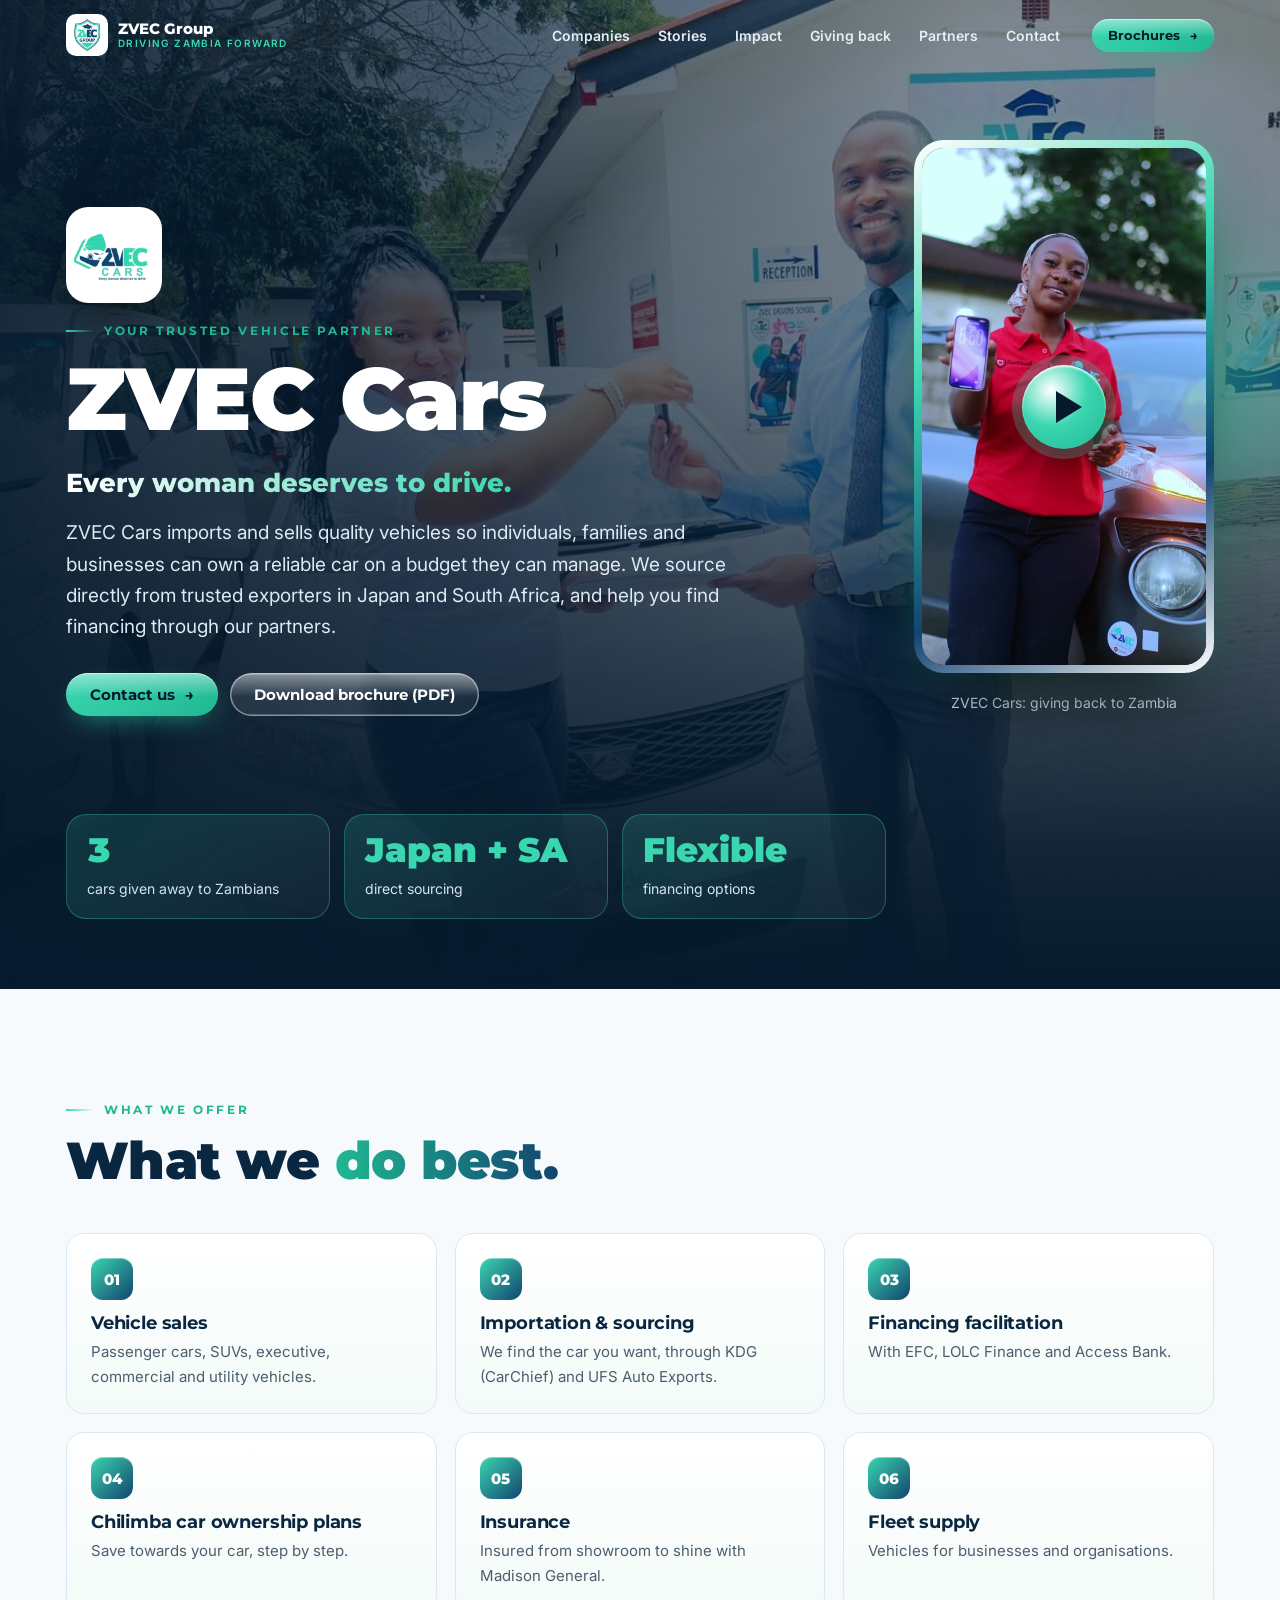
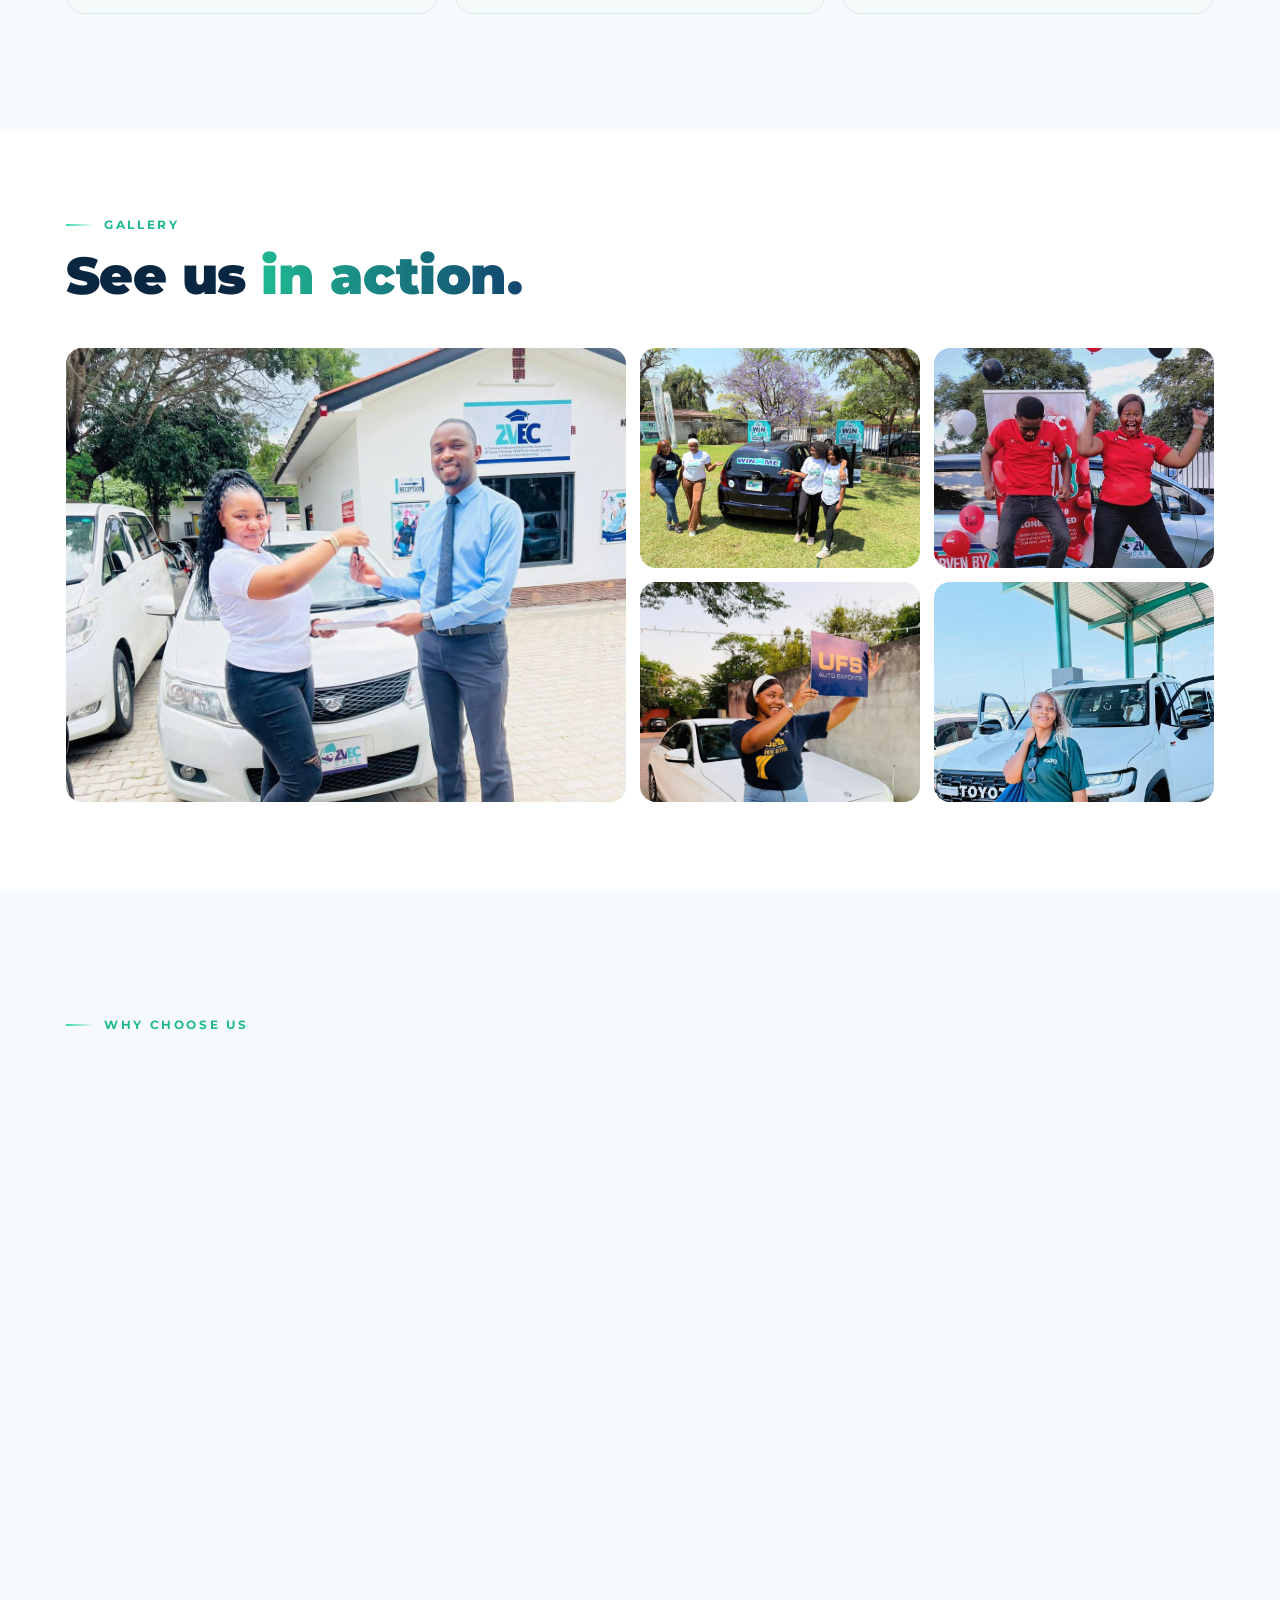
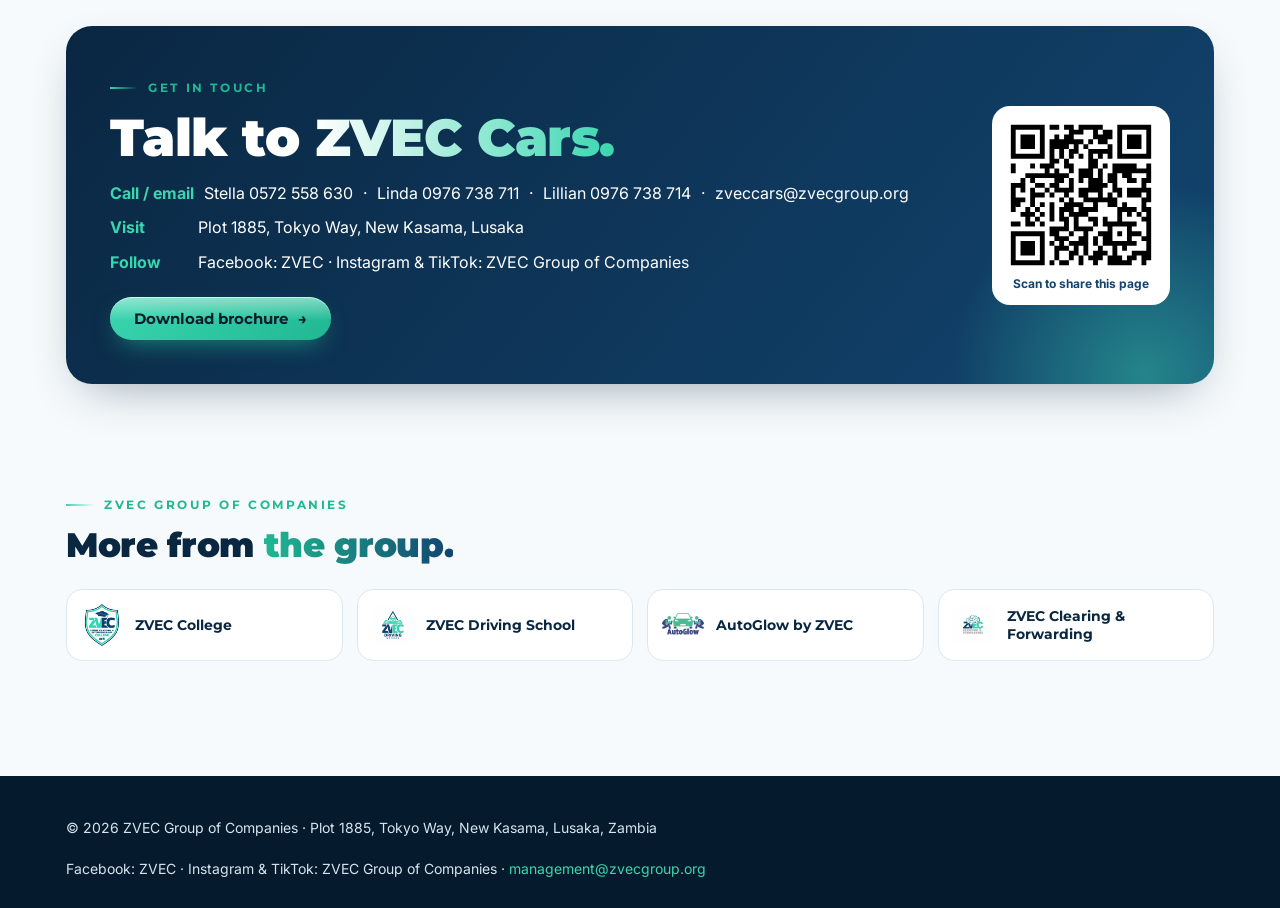
<file: zvec-cars.html>
<!doctype html><html lang="en"><head><meta charset="utf-8">
<meta name="viewport" content="width=device-width,initial-scale=1,viewport-fit=cover">
<title>ZVEC Cars | ZVEC Group</title>
<meta name="claude:viewport-fit-sides" content="cover">
<meta name="description" content="ZVEC Cars imports and sells quality vehicles so individuals, families and businesses can own a reliable car on a budget they can manage. We source directly">
<meta property="og:title" content="ZVEC Cars | ZVEC Group"><meta property="og:description" content="ZVEC Cars imports and sells quality vehicles so individuals, families and businesses can own a reliable car on a budget they can manage. We source directly"><meta property="og:image" content="https://www.zvecgroup.org/img/p25.jpg">
<meta name="theme-color" content="#061A2D">
<link rel="icon" href="logos/zvec-group.jpg">
<link rel="preconnect" href="https://fonts.googleapis.com"><link rel="preconnect" href="https://fonts.gstatic.com" crossorigin>
<link href="https://fonts.googleapis.com/css2?family=Montserrat:wght@600;700;800;900&family=Inter:wght@400;500;600;700&display=swap" rel="stylesheet">
<link rel="stylesheet" href="style.css">
<script>document.documentElement.classList.add('js')</script>
</head><body><div class="progress"></div>
<header class="nav"><div class="wrap">
<a class="brand" href="index.html"><img src="logos/zvec-group.jpg" alt="ZVEC Group logo"><span>ZVEC Group<small>Driving Zambia Forward</small></span></a>
<nav class="links" aria-label="Main"><a href="index.html#companies">Companies</a><a href="index.html#testimonials">Stories</a><a href="index.html#impact">Impact</a><a href="index.html#giving">Giving back</a><a href="index.html#partners">Partners</a><a href="index.html#contact">Contact</a></nav>
<a class="btn sm" href="index.html#downloads">Brochures <span class="arr" aria-hidden="true">&rarr;</span></a>
<button class="menu-btn" aria-label="Menu" aria-expanded="false">&#9776;</button>
</div></header>
<main>
<section class="hero uhero"><div class="bg" style="background-image:url(img/p62.jpg);background-position:center 35%"></div><div class="veil"></div><div class="blob a"></div>
<div class="wrap hgrid uvgrid"><div class="htext"><img class="badge rv" src="logos/zvec-cars.jpg" alt="ZVEC Cars logo">
<span class="kicker rv" style="--d:.1s;margin-top:22px">Your trusted vehicle partner</span>
<h1 class="rv" style="--d:.15s;font-size:clamp(40px,7vw,88px)">ZVEC Cars</h1>
<span class="tagline rv" style="--d:.2s">Every woman deserves to drive.</span>
<p class="lead rv" style="--d:.25s;margin-top:18px">ZVEC Cars imports and sells quality vehicles so individuals, families and businesses can own a reliable car on a budget they can manage. We source directly from trusted exporters in Japan and South Africa, and help you find financing through our partners.</p>
<div class="btns rv" style="--d:.3s;margin-top:26px"><a class="btn" href="#contact">Contact us <span class="arr" aria-hidden="true">&rarr;</span></a><a class="btn ghost" href="downloads/zvec-cars-brochure.pdf" target="_blank" rel="noopener">Download brochure (PDF)</a></div>
</div><figure class="vid hvid rv" style="--d:.35s"><div class="vframe"><video playsinline preload="none" poster="video/zvec-cars-promo.jpg"><source src="video/zvec-cars-promo.mp4" type="video/mp4"></video><button class="play" aria-label="Play video: ZVEC Cars: giving back to Zambia"></button></div><figcaption><span>ZVEC Cars: giving back to Zambia</span></figcaption></figure><div class="ustats"><div class="stat rv" style="--d:0.40s"><div class="n" data-to="4" data-suf="">4</div><div class="l">cars given away to Zambians</div></div><div class="stat rv" style="--d:0.48s"><div class="n">Japan + SA</div><div class="l">direct sourcing</div></div><div class="stat rv" style="--d:0.56s"><div class="n">Flexible</div><div class="l">financing options</div></div></div></div></section>

<section><div class="wrap"><div class="sec-head"><span class="kicker rv">What we offer</span><h2 class="h2 rv">What we <em>do best.</em></h2></div>
<div class="offers"><div class="offer rv" style="--d:0.00s"><div class="ic">01</div><h3>Vehicle sales</h3><p>Passenger cars, SUVs, executive, commercial and utility vehicles.</p></div><div class="offer rv" style="--d:0.06s"><div class="ic">02</div><h3>Importation & sourcing</h3><p>We find the car you want, through KDG (CarChief) and UFS Auto Exports.</p></div><div class="offer rv" style="--d:0.12s"><div class="ic">03</div><h3>Financing facilitation</h3><p>With EFC, LOLC Finance and Access Bank.</p></div><div class="offer rv" style="--d:0.18s"><div class="ic">04</div><h3>Chilimba car ownership plans</h3><p>Save towards your car, step by step.</p></div><div class="offer rv" style="--d:0.24s"><div class="ic">05</div><h3>Insurance</h3><p>Insured from showroom to shine with Madison General.</p></div><div class="offer rv" style="--d:0.30s"><div class="ic">06</div><h3>Fleet supply</h3><p>Vehicles for businesses and organisations.</p></div></div></div></section>

<section style="background:#fff;padding-block:clamp(48px,7vw,90px)"><div class="wrap"><div class="sec-head"><span class="kicker rv">Gallery</span><h2 class="h2 rv">See us <em>in action.</em></h2></div>
<div class="gallery"><button class="rv" style="--d:0.00s;background-image:url(img/p62.jpg)" data-full="img/p62.jpg" aria-label="ZVEC Cars photo 1"></button><button class="rv" style="--d:0.07s;background-image:url(img/p136.jpg)" data-full="img/p136.jpg" aria-label="ZVEC Cars photo 2"></button><button class="rv" style="--d:0.14s;background-image:url(img/p83.jpg)" data-full="img/p83.jpg" aria-label="ZVEC Cars photo 3"></button><button class="rv" style="--d:0.21s;background-image:url(img/p138.jpg)" data-full="img/p138.jpg" aria-label="ZVEC Cars photo 4"></button><button class="rv" style="--d:0.28s;background-image:url(img/p87.jpg)" data-full="img/p87.jpg" aria-label="ZVEC Cars photo 5"></button></div></div></section>

<section><div class="wrap why"><div><span class="kicker rv">Why choose us</span><h2 class="h2 rv" style="margin-top:14px">Why people <em>choose us.</em></h2><ul class="ticks"><li class="rv" style="--d:0.00s">Quality-assured vehicles</li><li class="rv" style="--d:0.05s">Transparent deals</li><li class="rv" style="--d:0.10s">Flexible financing</li><li class="rv" style="--d:0.15s">Customer-first service</li><li class="rv" style="--d:0.20s">After-sales care at AutoGlow</li></ul></div>
<div class="hl rv" style="--d:.15s"><p>Giving back: Honda Fit (24 Oct 2025), Nissan Juke (31 Dec 2025), Honda Freed (13 Feb 2026) and Mazda CX-5 (3 Apr 2026), given away to Zambians.</p></div></div></section>

<section id="contact" style="padding-top:0"><div class="wrap"><div class="ucta rv"><div><span class="kicker">Get in touch</span><h2 class="h2" style="margin-top:12px">Talk to <em>ZVEC Cars.</em></h2>
<div class="rows"><div><b>Call / email</b><a href="tel:+260572558630">Stella 0572 558 630</a> &middot; <a href="tel:+260976738711">Linda 0976 738 711</a> &middot; <a href="tel:+260976738714">Lillian 0976 738 714</a> &middot; <a href="mailto:zveccars@zvecgroup.org">zveccars@zvecgroup.org</a></div><div><b>Visit</b><span>Plot 1885, Tokyo Way, New Kasama, Lusaka</span></div><div><b>Follow</b><span>Facebook: ZVEC &middot; Instagram &amp; TikTok: ZVEC Group of Companies</span></div></div><div class="btns"><a class="btn" href="downloads/zvec-cars-brochure.pdf" target="_blank" rel="noopener">Download brochure <span class="arr" aria-hidden="true">&rarr;</span></a></div></div>
<div class="qr"><svg width="31mm" height="31mm" version="1.1" viewBox="0 0 31 31" xmlns="http://www.w3.org/2000/svg"><path d="M1,1H2V2H1zM2,1H3V2H2zM3,1H4V2H3zM4,1H5V2H4zM5,1H6V2H5zM6,1H7V2H6zM7,1H8V2H7zM9,1H10V2H9zM10,1H11V2H10zM12,1H13V2H12zM13,1H14V2H13zM15,1H16V2H15zM16,1H17V2H16zM17,1H18V2H17zM18,1H19V2H18zM19,1H20V2H19zM23,1H24V2H23zM24,1H25V2H24zM25,1H26V2H25zM26,1H27V2H26zM27,1H28V2H27zM28,1H29V2H28zM29,1H30V2H29zM1,2H2V3H1zM7,2H8V3H7zM13,2H14V3H13zM14,2H15V3H14zM15,2H16V3H15zM18,2H19V3H18zM20,2H21V3H20zM21,2H22V3H21zM23,2H24V3H23zM29,2H30V3H29zM1,3H2V4H1zM3,3H4V4H3zM4,3H5V4H4zM5,3H6V4H5zM7,3H8V4H7zM10,3H11V4H10zM12,3H13V4H12zM13,3H14V4H13zM18,3H19V4H18zM19,3H20V4H19zM20,3H21V4H20zM21,3H22V4H21zM23,3H24V4H23zM25,3H26V4H25zM26,3H27V4H26zM27,3H28V4H27zM29,3H30V4H29zM1,4H2V5H1zM3,4H4V5H3zM4,4H5V5H4zM5,4H6V5H5zM7,4H8V5H7zM9,4H10V5H9zM10,4H11V5H10zM11,4H12V5H11zM12,4H13V5H12zM13,4H14V5H13zM14,4H15V5H14zM15,4H16V5H15zM17,4H18V5H17zM19,4H20V5H19zM20,4H21V5H20zM23,4H24V5H23zM25,4H26V5H25zM26,4H27V5H26zM27,4H28V5H27zM29,4H30V5H29zM1,5H2V6H1zM3,5H4V6H3zM4,5H5V6H4zM5,5H6V6H5zM7,5H8V6H7zM9,5H10V6H9zM10,5H11V6H10zM11,5H12V6H11zM12,5H13V6H12zM14,5H15V6H14zM16,5H17V6H16zM21,5H22V6H21zM23,5H24V6H23zM25,5H26V6H25zM26,5H27V6H26zM27,5H28V6H27zM29,5H30V6H29zM1,6H2V7H1zM7,6H8V7H7zM9,6H10V7H9zM11,6H12V7H11zM13,6H14V7H13zM14,6H15V7H14zM17,6H18V7H17zM18,6H19V7H18zM19,6H20V7H19zM20,6H21V7H20zM21,6H22V7H21zM23,6H24V7H23zM29,6H30V7H29zM1,7H2V8H1zM2,7H3V8H2zM3,7H4V8H3zM4,7H5V8H4zM5,7H6V8H5zM6,7H7V8H6zM7,7H8V8H7zM9,7H10V8H9zM11,7H12V8H11zM13,7H14V8H13zM15,7H16V8H15zM17,7H18V8H17zM19,7H20V8H19zM21,7H22V8H21zM23,7H24V8H23zM24,7H25V8H24zM25,7H26V8H25zM26,7H27V8H26zM27,7H28V8H27zM28,7H29V8H28zM29,7H30V8H29zM9,8H10V9H9zM10,8H11V9H10zM12,8H13V9H12zM17,8H18V9H17zM18,8H19V9H18zM1,9H2V10H1zM5,9H6V10H5zM7,9H8V10H7zM8,9H9V10H8zM9,9H10V10H9zM12,9H13V10H12zM13,9H14V10H13zM17,9H18V10H17zM18,9H19V10H18zM20,9H21V10H20zM22,9H23V10H22zM23,9H24V10H23zM24,9H25V10H24zM25,9H26V10H25zM26,9H27V10H26zM29,9H30V10H29zM1,10H2V11H1zM8,10H9V11H8zM10,10H11V11H10zM13,10H14V11H13zM15,10H16V11H15zM16,10H17V11H16zM17,10H18V11H17zM19,10H20V11H19zM22,10H23V11H22zM23,10H24V11H23zM24,10H25V11H24zM25,10H26V11H25zM26,10H27V11H26zM27,10H28V11H27zM28,10H29V11H28zM29,10H30V11H29zM4,11H5V12H4zM5,11H6V12H5zM6,11H7V12H6zM7,11H8V12H7zM8,11H9V12H8zM9,11H10V12H9zM10,11H11V12H10zM11,11H12V12H11zM12,11H13V12H12zM15,11H16V12H15zM16,11H17V12H16zM17,11H18V12H17zM19,11H20V12H19zM21,11H22V12H21zM22,11H23V12H22zM24,11H25V12H24zM25,11H26V12H25zM29,11H30V12H29zM3,12H4V13H3zM5,12H6V13H5zM10,12H11V13H10zM11,12H12V13H11zM13,12H14V13H13zM15,12H16V13H15zM17,12H18V13H17zM18,12H19V13H18zM19,12H20V13H19zM21,12H22V13H21zM22,12H23V13H22zM25,12H26V13H25zM26,12H27V13H26zM28,12H29V13H28zM29,12H30V13H29zM1,13H2V14H1zM2,13H3V14H2zM3,13H4V14H3zM6,13H7V14H6zM7,13H8V14H7zM9,13H10V14H9zM10,13H11V14H10zM13,13H14V14H13zM17,13H18V14H17zM18,13H19V14H18zM19,13H20V14H19zM20,13H21V14H20zM22,13H23V14H22zM28,13H29V14H28zM1,14H2V15H1zM3,14H4V15H3zM5,14H6V15H5zM8,14H9V15H8zM10,14H11V15H10zM11,14H12V15H11zM12,14H13V15H12zM13,14H14V15H13zM15,14H16V15H15zM16,14H17V15H16zM17,14H18V15H17zM18,14H19V15H18zM19,14H20V15H19zM22,14H23V15H22zM23,14H24V15H23zM25,14H26V15H25zM26,14H27V15H26zM27,14H28V15H27zM28,14H29V15H28zM29,14H30V15H29zM1,15H2V16H1zM5,15H6V16H5zM6,15H7V16H6zM7,15H8V16H7zM9,15H10V16H9zM12,15H13V16H12zM15,15H16V16H15zM16,15H17V16H16zM19,15H20V16H19zM21,15H22V16H21zM23,15H24V16H23zM25,15H26V16H25zM26,15H27V16H26zM27,15H28V16H27zM29,15H30V16H29zM1,16H2V17H1zM2,16H3V17H2zM3,16H4V17H3zM5,16H6V17H5zM11,16H12V17H11zM13,16H14V17H13zM16,16H17V17H16zM17,16H18V17H17zM18,16H19V17H18zM19,16H20V17H19zM20,16H21V17H20zM21,16H22V17H21zM22,16H23V17H22zM28,16H29V17H28zM29,16H30V17H29zM1,17H2V18H1zM2,17H3V18H2zM5,17H6V18H5zM7,17H8V18H7zM9,17H10V18H9zM12,17H13V18H12zM13,17H14V18H13zM14,17H15V18H14zM15,17H16V18H15zM18,17H19V18H18zM21,17H22V18H21zM22,17H23V18H22zM24,17H25V18H24zM28,17H29V18H28zM1,18H2V19H1zM4,18H5V19H4zM6,18H7V19H6zM9,18H10V19H9zM11,18H12V19H11zM12,18H13V19H12zM13,18H14V19H13zM15,18H16V19H15zM16,18H17V19H16zM17,18H18V19H17zM18,18H19V19H18zM23,18H24V19H23zM24,18H25V19H24zM25,18H26V19H25zM26,18H27V19H26zM28,18H29V19H28zM29,18H30V19H29zM3,19H4V20H3zM4,19H5V20H4zM5,19H6V20H5zM7,19H8V20H7zM9,19H10V20H9zM11,19H12V20H11zM13,19H14V20H13zM14,19H15V20H14zM15,19H16V20H15zM16,19H17V20H16zM23,19H24V20H23zM25,19H26V20H25zM27,19H28V20H27zM29,19H30V20H29zM4,20H5V21H4zM6,20H7V21H6zM9,20H10V21H9zM11,20H12V21H11zM12,20H13V21H12zM14,20H15V21H14zM17,20H18V21H17zM18,20H19V21H18zM20,20H21V21H20zM23,20H24V21H23zM28,20H29V21H28zM29,20H30V21H29zM1,21H2V22H1zM2,21H3V22H2zM4,21H5V22H4zM5,21H6V22H5zM7,21H8V22H7zM12,21H13V22H12zM14,21H15V22H14zM18,21H19V22H18zM20,21H21V22H20zM21,21H22V22H21zM22,21H23V22H22zM23,21H24V22H23zM24,21H25V22H24zM25,21H26V22H25zM26,21H27V22H26zM29,21H30V22H29zM9,22H10V23H9zM10,22H11V23H10zM11,22H12V23H11zM12,22H13V23H12zM14,22H15V23H14zM15,22H16V23H15zM16,22H17V23H16zM17,22H18V23H17zM21,22H22V23H21zM25,22H26V23H25zM29,22H30V23H29zM1,23H2V24H1zM2,23H3V24H2zM3,23H4V24H3zM4,23H5V24H4zM5,23H6V24H5zM6,23H7V24H6zM7,23H8V24H7zM9,23H10V24H9zM10,23H11V24H10zM13,23H14V24H13zM16,23H17V24H16zM19,23H20V24H19zM20,23H21V24H20zM21,23H22V24H21zM23,23H24V24H23zM25,23H26V24H25zM26,23H27V24H26zM27,23H28V24H27zM29,23H30V24H29zM1,24H2V25H1zM7,24H8V25H7zM10,24H11V25H10zM11,24H12V25H11zM12,24H13V25H12zM15,24H16V25H15zM16,24H17V25H16zM18,24H19V25H18zM20,24H21V25H20zM21,24H22V25H21zM25,24H26V25H25zM28,24H29V25H28zM29,24H30V25H29zM1,25H2V26H1zM3,25H4V26H3zM4,25H5V26H4zM5,25H6V26H5zM7,25H8V26H7zM9,25H10V26H9zM11,25H12V26H11zM13,25H14V26H13zM14,25H15V26H14zM15,25H16V26H15zM16,25H17V26H16zM18,25H19V26H18zM20,25H21V26H20zM21,25H22V26H21zM22,25H23V26H22zM23,25H24V26H23zM24,25H25V26H24zM25,25H26V26H25zM26,25H27V26H26zM29,25H30V26H29zM1,26H2V27H1zM3,26H4V27H3zM4,26H5V27H4zM5,26H6V27H5zM7,26H8V27H7zM10,26H11V27H10zM11,26H12V27H11zM12,26H13V27H12zM14,26H15V27H14zM16,26H17V27H16zM19,26H20V27H19zM22,26H23V27H22zM24,26H25V27H24zM29,26H30V27H29zM1,27H2V28H1zM3,27H4V28H3zM4,27H5V28H4zM5,27H6V28H5zM7,27H8V28H7zM10,27H11V28H10zM13,27H14V28H13zM14,27H15V28H14zM16,27H17V28H16zM18,27H19V28H18zM19,27H20V28H19zM20,27H21V28H20zM22,27H23V28H22zM26,27H27V28H26zM27,27H28V28H27zM28,27H29V28H28zM29,27H30V28H29zM1,28H2V29H1zM7,28H8V29H7zM10,28H11V29H10zM13,28H14V29H13zM15,28H16V29H15zM17,28H18V29H17zM18,28H19V29H18zM19,28H20V29H19zM21,28H22V29H21zM22,28H23V29H22zM23,28H24V29H23zM25,28H26V29H25zM26,28H27V29H26zM28,28H29V29H28zM29,28H30V29H29zM1,29H2V30H1zM2,29H3V30H2zM3,29H4V30H3zM4,29H5V30H4zM5,29H6V30H5zM6,29H7V30H6zM7,29H8V30H7zM9,29H10V30H9zM11,29H12V30H11zM12,29H13V30H12zM15,29H16V30H15zM18,29H19V30H18zM21,29H22V30H21zM22,29H23V30H22zM23,29H24V30H23zM24,29H25V30H24zM25,29H26V30H25zM28,29H29V30H28z" id="qr-path" fill="#000000" fill-opacity="1" fill-rule="nonzero" stroke="none"/></svg>Scan to share this page</div></div></div></section>

<section style="padding-top:0"><div class="wrap"><div class="sec-head" style="margin-bottom:24px"><span class="kicker rv">ZVEC Group of Companies</span><h2 class="h2 rv" style="font-size:clamp(24px,3vw,34px)">More from <em>the group.</em></h2></div>
<div class="others rv"><a href="zvec-college.html"><img src="logos/zvec-college.jpg" alt="">ZVEC College</a><a href="zvec-driving-school.html"><img src="logos/zvec-driving-school.jpg" alt="">ZVEC Driving School</a><a href="autoglow.html"><img src="logos/autoglow.jpg" alt="">AutoGlow by ZVEC</a><a href="zvec-clearing-forwarding.html"><img src="logos/zvec-clearing-forwarding.jpg" alt="">ZVEC Clearing & Forwarding</a></div></div></section>
</main>
<div class="lb" role="dialog" aria-label="Photo viewer"><button aria-label="Close">&times;</button><img alt=""></div><footer><div class="wrap">
<div>&copy; <span id="yr">2026</span> ZVEC Group of Companies &middot; Plot 1885, Tokyo Way, New Kasama, Lusaka, Zambia</div>
<div>Facebook: ZVEC &middot; Instagram &amp; TikTok: ZVEC Group of Companies &middot; <a href="mailto:management@zvecgroup.org">management@zvecgroup.org</a></div>
</div></footer>
<script src="script.js"></script></body></html>
</file>
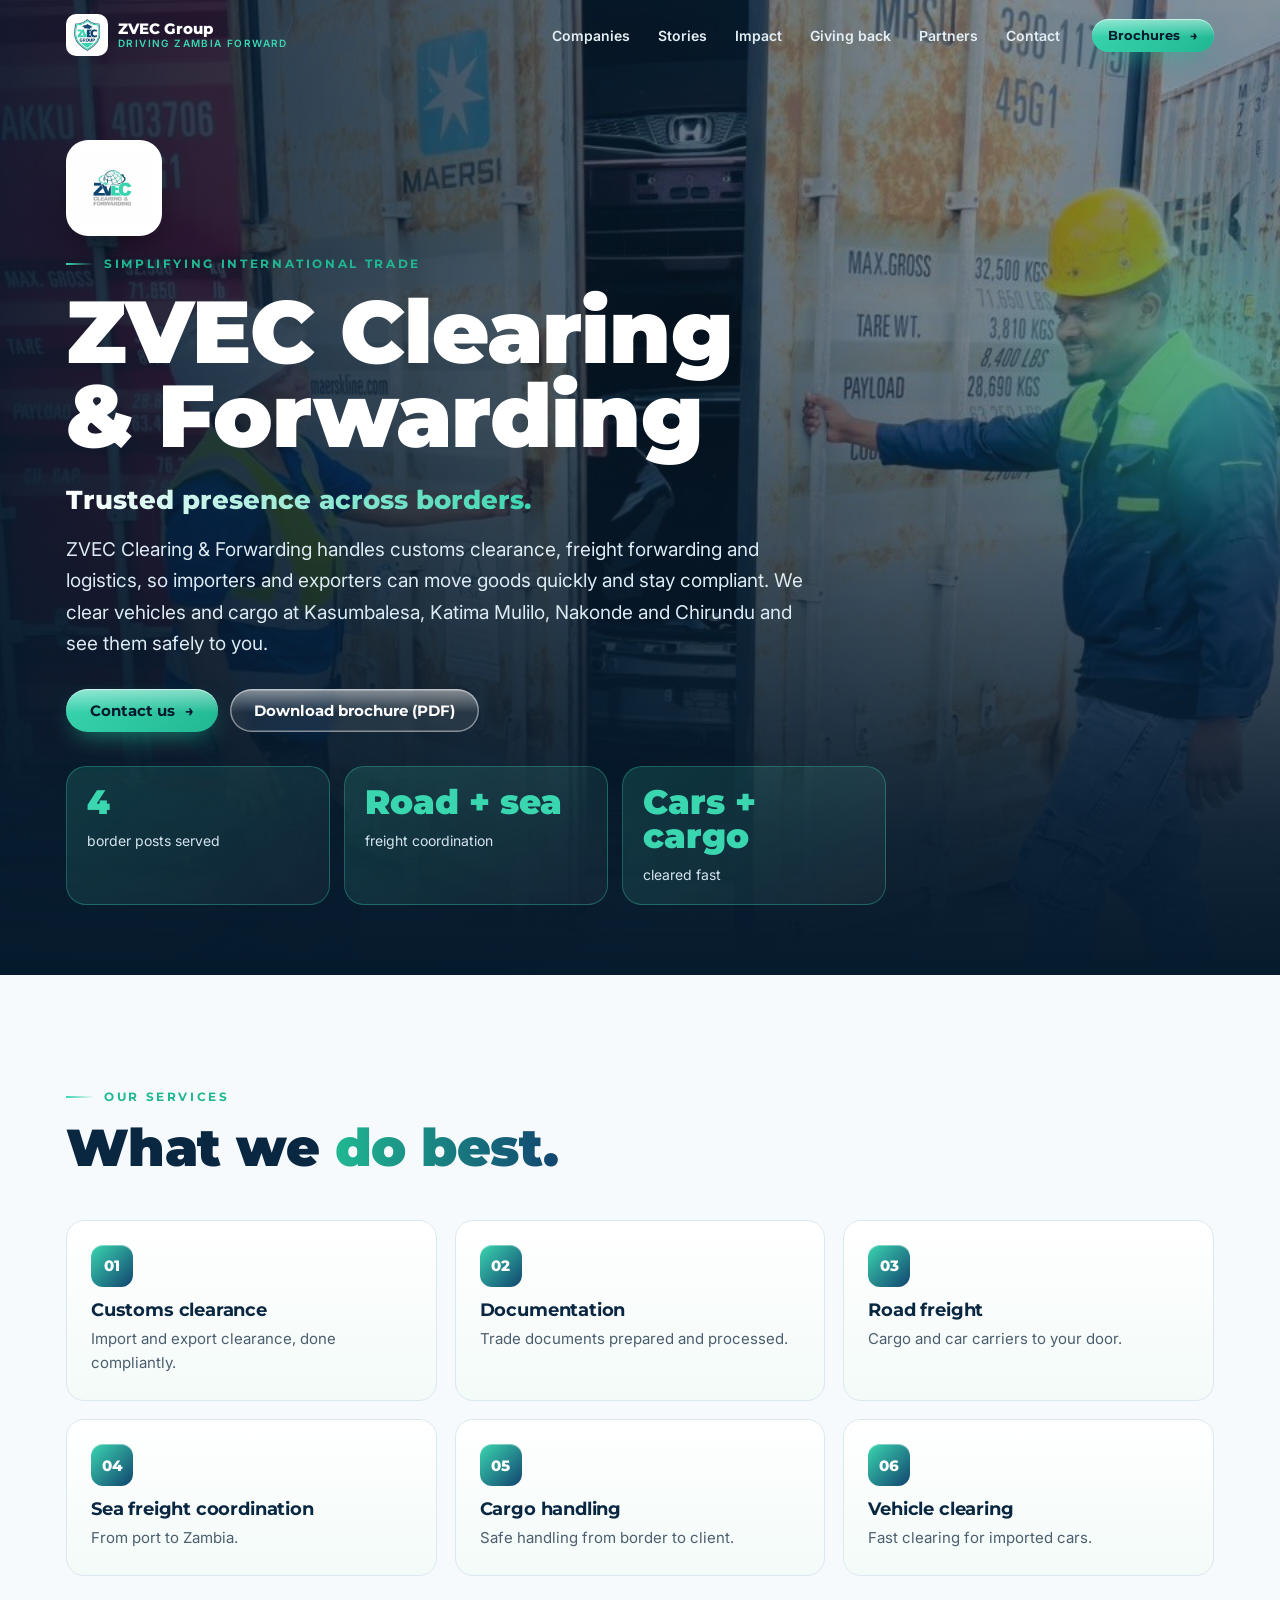
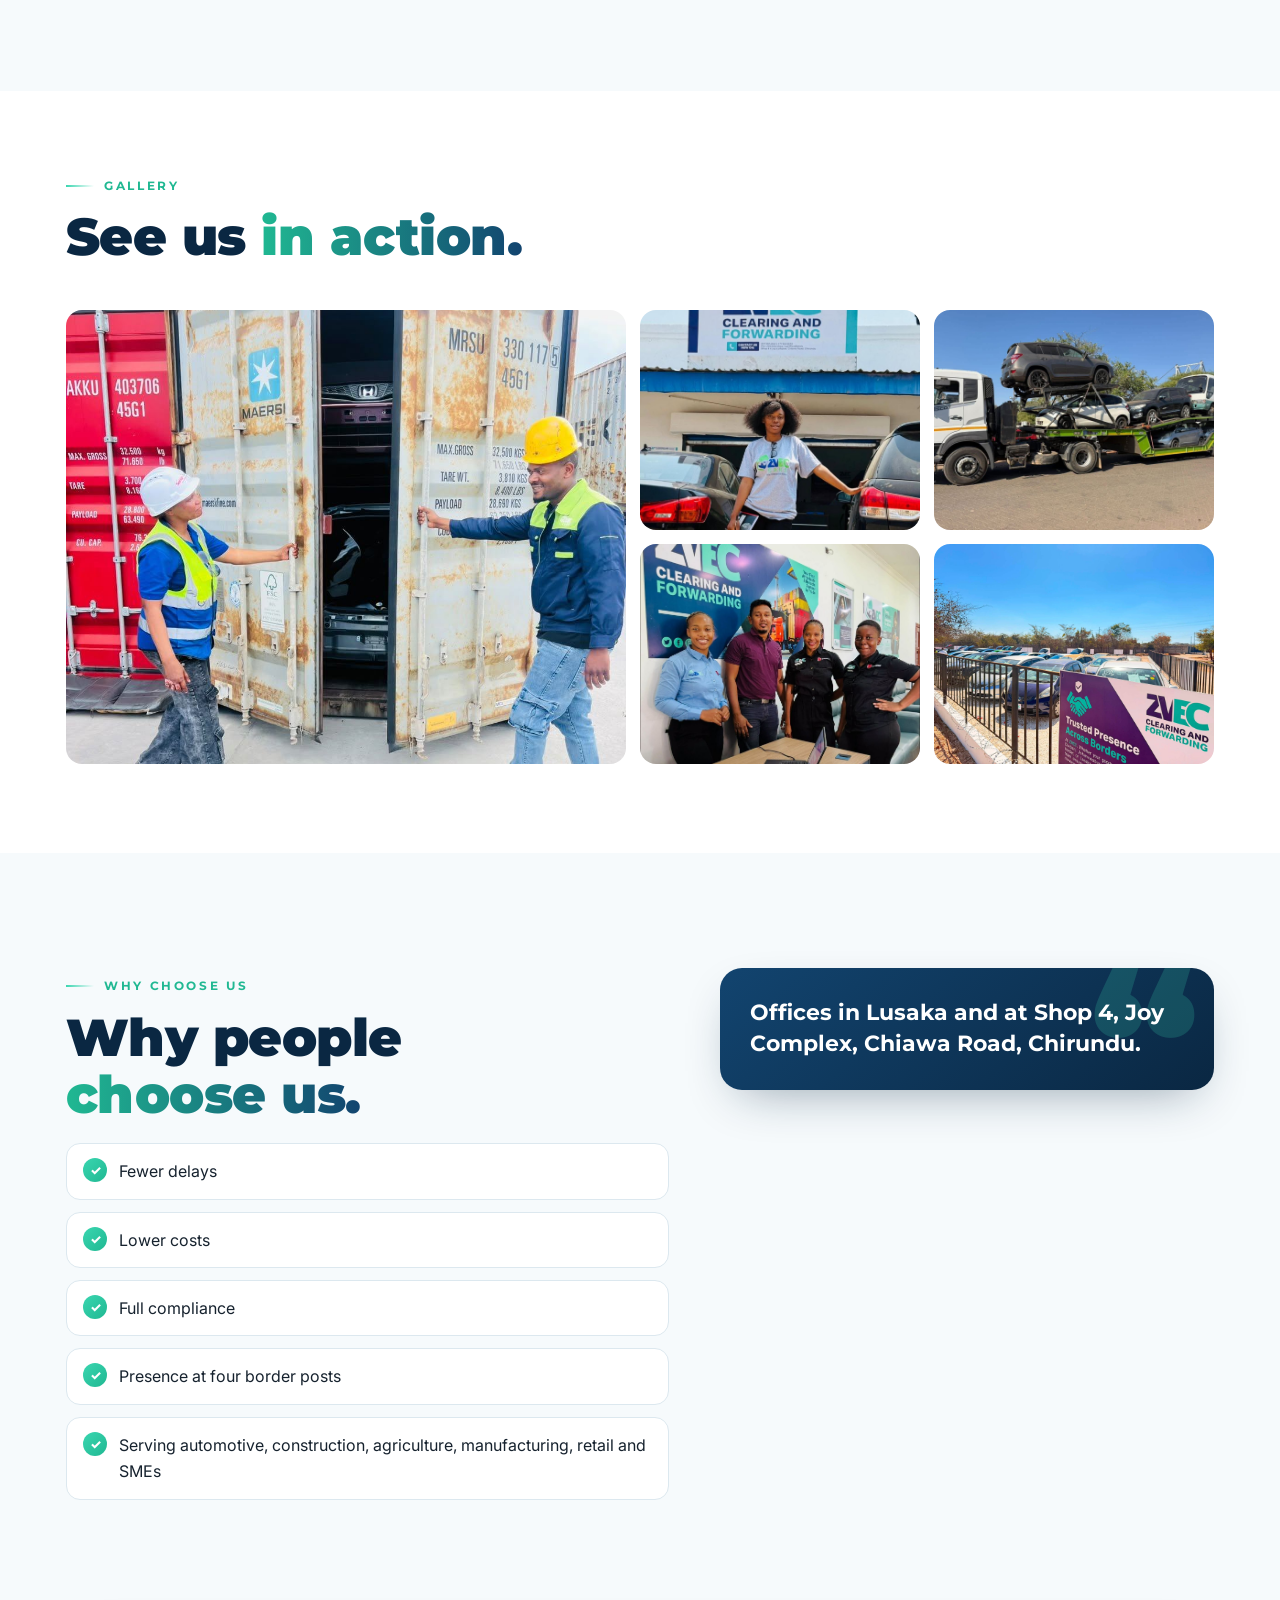
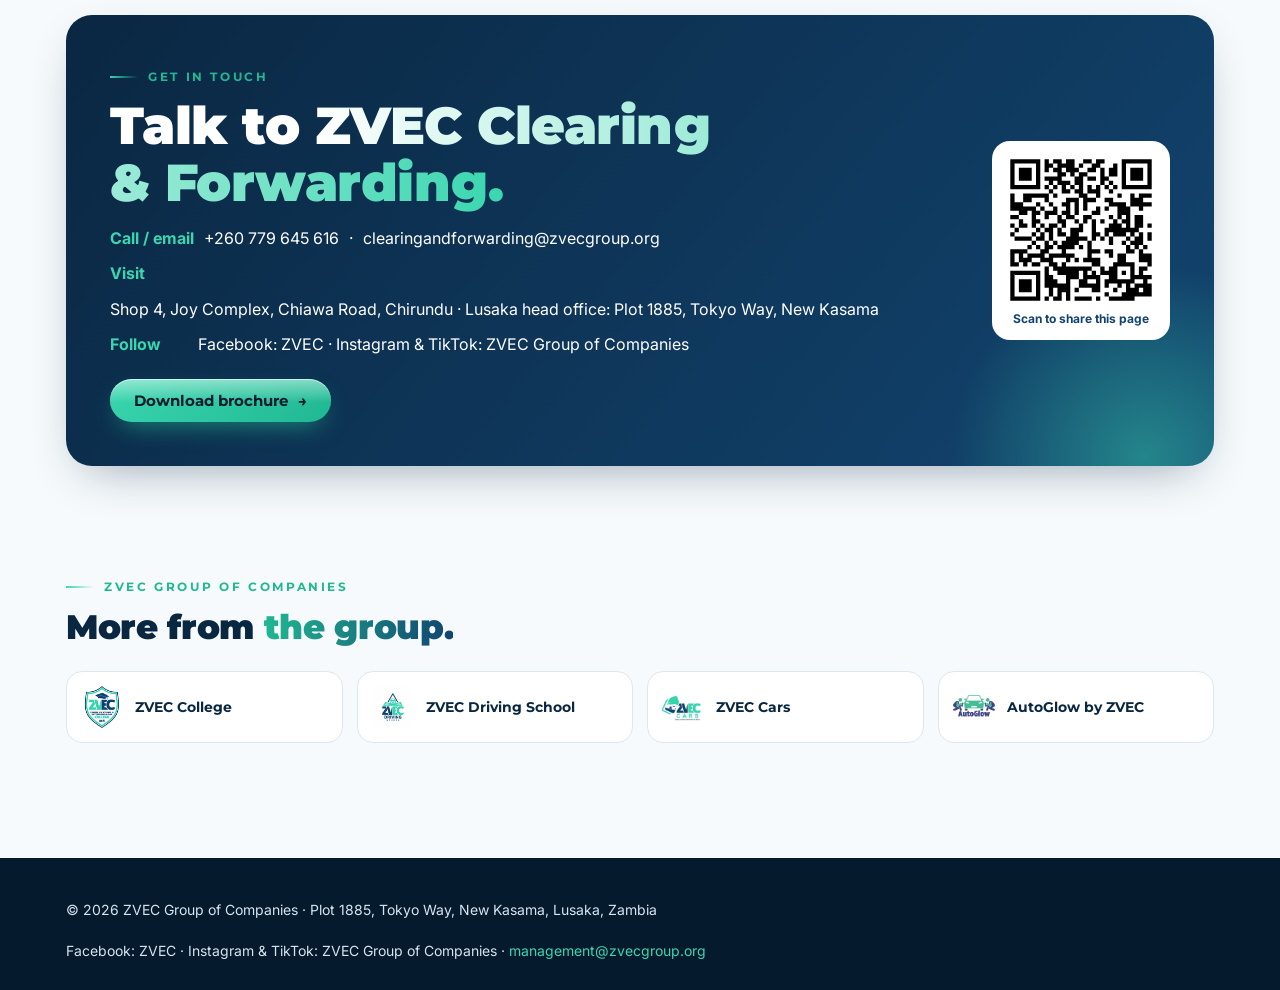
<file: zvec-clearing-forwarding.html>
<!doctype html><html lang="en"><head><meta charset="utf-8">
<meta name="viewport" content="width=device-width,initial-scale=1,viewport-fit=cover">
<title>ZVEC Clearing & Forwarding | ZVEC Group</title>
<meta name="claude:viewport-fit-sides" content="cover">
<meta name="description" content="ZVEC Clearing & Forwarding handles customs clearance, freight forwarding and logistics, so importers and exporters can move goods quickly and stay complian">
<meta property="og:title" content="ZVEC Clearing & Forwarding | ZVEC Group"><meta property="og:description" content="ZVEC Clearing & Forwarding handles customs clearance, freight forwarding and logistics, so importers and exporters can move goods quickly and stay complian"><meta property="og:image" content="https://www.zvecgroup.org/img/p25.jpg">
<meta name="theme-color" content="#061A2D">
<link rel="icon" href="logos/zvec-group.jpg">
<link rel="preconnect" href="https://fonts.googleapis.com"><link rel="preconnect" href="https://fonts.gstatic.com" crossorigin>
<link href="https://fonts.googleapis.com/css2?family=Montserrat:wght@600;700;800;900&family=Inter:wght@400;500;600;700&display=swap" rel="stylesheet">
<link rel="stylesheet" href="style.css">
<script>document.documentElement.classList.add('js')</script>
</head><body><div class="progress"></div>
<header class="nav"><div class="wrap">
<a class="brand" href="index.html"><img src="logos/zvec-group.jpg" alt="ZVEC Group logo"><span>ZVEC Group<small>Driving Zambia Forward</small></span></a>
<nav class="links" aria-label="Main"><a href="index.html#companies">Companies</a><a href="index.html#testimonials">Stories</a><a href="index.html#impact">Impact</a><a href="index.html#giving">Giving back</a><a href="index.html#partners">Partners</a><a href="index.html#contact">Contact</a></nav>
<a class="btn sm" href="index.html#downloads">Brochures <span class="arr" aria-hidden="true">&rarr;</span></a>
<button class="menu-btn" aria-label="Menu" aria-expanded="false">&#9776;</button>
</div></header>
<main>
<section class="hero uhero"><div class="bg" style="background-image:url(img/p57.jpg);background-position:center 35%"></div><div class="veil"></div><div class="blob a"></div>
<div class="wrap"><div class="htext"><img class="badge rv" src="logos/zvec-clearing-forwarding.jpg" alt="ZVEC Clearing & Forwarding logo">
<span class="kicker rv" style="--d:.1s;margin-top:22px">Simplifying international trade</span>
<h1 class="rv" style="--d:.15s;font-size:clamp(40px,7vw,88px)">ZVEC Clearing & Forwarding</h1>
<span class="tagline rv" style="--d:.2s">Trusted presence across borders.</span>
<p class="lead rv" style="--d:.25s;margin-top:18px">ZVEC Clearing & Forwarding handles customs clearance, freight forwarding and logistics, so importers and exporters can move goods quickly and stay compliant. We clear vehicles and cargo at Kasumbalesa, Katima Mulilo, Nakonde and Chirundu and see them safely to you.</p>
<div class="btns rv" style="--d:.3s;margin-top:26px"><a class="btn" href="#contact">Contact us <span class="arr" aria-hidden="true">&rarr;</span></a><a class="btn ghost" href="downloads/zvec-clearing-forwarding-brochure.pdf" target="_blank" rel="noopener">Download brochure (PDF)</a></div>
</div><div class="ustats"><div class="stat rv" style="--d:0.40s"><div class="n" data-to="4" data-suf="">4</div><div class="l">border posts served</div></div><div class="stat rv" style="--d:0.48s"><div class="n">Road + sea</div><div class="l">freight coordination</div></div><div class="stat rv" style="--d:0.56s"><div class="n">Cars + cargo</div><div class="l">cleared fast</div></div></div></div></section>

<section><div class="wrap"><div class="sec-head"><span class="kicker rv">Our services</span><h2 class="h2 rv">What we <em>do best.</em></h2></div>
<div class="offers"><div class="offer rv" style="--d:0.00s"><div class="ic">01</div><h3>Customs clearance</h3><p>Import and export clearance, done compliantly.</p></div><div class="offer rv" style="--d:0.06s"><div class="ic">02</div><h3>Documentation</h3><p>Trade documents prepared and processed.</p></div><div class="offer rv" style="--d:0.12s"><div class="ic">03</div><h3>Road freight</h3><p>Cargo and car carriers to your door.</p></div><div class="offer rv" style="--d:0.18s"><div class="ic">04</div><h3>Sea freight coordination</h3><p>From port to Zambia.</p></div><div class="offer rv" style="--d:0.24s"><div class="ic">05</div><h3>Cargo handling</h3><p>Safe handling from border to client.</p></div><div class="offer rv" style="--d:0.30s"><div class="ic">06</div><h3>Vehicle clearing</h3><p>Fast clearing for imported cars.</p></div></div></div></section>

<section style="background:#fff;padding-block:clamp(48px,7vw,90px)"><div class="wrap"><div class="sec-head"><span class="kicker rv">Gallery</span><h2 class="h2 rv">See us <em>in action.</em></h2></div>
<div class="gallery"><button class="rv" style="--d:0.00s;background-image:url(img/p57.jpg)" data-full="img/p57.jpg" aria-label="ZVEC Clearing & Forwarding photo 1"></button><button class="rv" style="--d:0.07s;background-image:url(img/p143.jpg)" data-full="img/p143.jpg" aria-label="ZVEC Clearing & Forwarding photo 2"></button><button class="rv" style="--d:0.14s;background-image:url(img/p29.jpg)" data-full="img/p29.jpg" aria-label="ZVEC Clearing & Forwarding photo 3"></button><button class="rv" style="--d:0.21s;background-image:url(img/p117.jpg)" data-full="img/p117.jpg" aria-label="ZVEC Clearing & Forwarding photo 4"></button><button class="rv" style="--d:0.28s;background-image:url(img/p118.jpg)" data-full="img/p118.jpg" aria-label="ZVEC Clearing & Forwarding photo 5"></button></div></div></section>

<section><div class="wrap why"><div><span class="kicker rv">Why choose us</span><h2 class="h2 rv" style="margin-top:14px">Why people <em>choose us.</em></h2><ul class="ticks"><li class="rv" style="--d:0.00s">Fewer delays</li><li class="rv" style="--d:0.05s">Lower costs</li><li class="rv" style="--d:0.10s">Full compliance</li><li class="rv" style="--d:0.15s">Presence at four border posts</li><li class="rv" style="--d:0.20s">Serving automotive, construction, agriculture, manufacturing, retail and SMEs</li></ul></div>
<div class="hl rv" style="--d:.15s"><p>Offices in Lusaka and at Shop 4, Joy Complex, Chiawa Road, Chirundu.</p></div></div></section>

<section id="contact" style="padding-top:0"><div class="wrap"><div class="ucta rv"><div><span class="kicker">Get in touch</span><h2 class="h2" style="margin-top:12px">Talk to <em>ZVEC Clearing & Forwarding.</em></h2>
<div class="rows"><div><b>Call / email</b><a href="tel:+260779645616">+260 779 645 616</a> &middot; <a href="mailto:clearingandforwarding@zvecgroup.org">clearingandforwarding@zvecgroup.org</a></div><div><b>Visit</b><span>Shop 4, Joy Complex, Chiawa Road, Chirundu &middot; Lusaka head office: Plot 1885, Tokyo Way, New Kasama</span></div><div><b>Follow</b><span>Facebook: ZVEC &middot; Instagram &amp; TikTok: ZVEC Group of Companies</span></div></div><div class="btns"><a class="btn" href="downloads/zvec-clearing-forwarding-brochure.pdf" target="_blank" rel="noopener">Download brochure <span class="arr" aria-hidden="true">&rarr;</span></a></div></div>
<div class="qr"><svg width="35mm" height="35mm" version="1.1" viewBox="0 0 35 35" xmlns="http://www.w3.org/2000/svg"><path d="M1,1H2V2H1zM2,1H3V2H2zM3,1H4V2H3zM4,1H5V2H4zM5,1H6V2H5zM6,1H7V2H6zM7,1H8V2H7zM9,1H10V2H9zM11,1H12V2H11zM12,1H13V2H12zM14,1H15V2H14zM15,1H16V2H15zM18,1H19V2H18zM19,1H20V2H19zM21,1H22V2H21zM22,1H23V2H22zM27,1H28V2H27zM28,1H29V2H28zM29,1H30V2H29zM30,1H31V2H30zM31,1H32V2H31zM32,1H33V2H32zM33,1H34V2H33zM1,2H2V3H1zM7,2H8V3H7zM9,2H10V3H9zM10,2H11V3H10zM12,2H13V3H12zM13,2H14V3H13zM14,2H15V3H14zM15,2H16V3H15zM17,2H18V3H17zM20,2H21V3H20zM21,2H22V3H21zM25,2H26V3H25zM27,2H28V3H27zM33,2H34V3H33zM1,3H2V4H1zM3,3H4V4H3zM4,3H5V4H4zM5,3H6V4H5zM7,3H8V4H7zM9,3H10V4H9zM11,3H12V4H11zM12,3H13V4H12zM14,3H15V4H14zM15,3H16V4H15zM16,3H17V4H16zM19,3H20V4H19zM20,3H21V4H20zM22,3H23V4H22zM24,3H25V4H24zM25,3H26V4H25zM27,3H28V4H27zM29,3H30V4H29zM30,3H31V4H30zM31,3H32V4H31zM33,3H34V4H33zM1,4H2V5H1zM3,4H4V5H3zM4,4H5V5H4zM5,4H6V5H5zM7,4H8V5H7zM12,4H13V5H12zM13,4H14V5H13zM15,4H16V5H15zM17,4H18V5H17zM18,4H19V5H18zM22,4H23V5H22zM24,4H25V5H24zM25,4H26V5H25zM27,4H28V5H27zM29,4H30V5H29zM30,4H31V5H30zM31,4H32V5H31zM33,4H34V5H33zM1,5H2V6H1zM3,5H4V6H3zM4,5H5V6H4zM5,5H6V6H5zM7,5H8V6H7zM9,5H10V6H9zM10,5H11V6H10zM11,5H12V6H11zM12,5H13V6H12zM16,5H17V6H16zM17,5H18V6H17zM19,5H20V6H19zM20,5H21V6H20zM22,5H23V6H22zM23,5H24V6H23zM27,5H28V6H27zM29,5H30V6H29zM30,5H31V6H30zM31,5H32V6H31zM33,5H34V6H33zM1,6H2V7H1zM7,6H8V7H7zM10,6H11V7H10zM12,6H13V7H12zM13,6H14V7H13zM14,6H15V7H14zM16,6H17V7H16zM17,6H18V7H17zM22,6H23V7H22zM24,6H25V7H24zM27,6H28V7H27zM33,6H34V7H33zM1,7H2V8H1zM2,7H3V8H2zM3,7H4V8H3zM4,7H5V8H4zM5,7H6V8H5zM6,7H7V8H6zM7,7H8V8H7zM9,7H10V8H9zM11,7H12V8H11zM13,7H14V8H13zM15,7H16V8H15zM17,7H18V8H17zM19,7H20V8H19zM21,7H22V8H21zM23,7H24V8H23zM25,7H26V8H25zM27,7H28V8H27zM28,7H29V8H28zM29,7H30V8H29zM30,7H31V8H30zM31,7H32V8H31zM32,7H33V8H32zM33,7H34V8H33zM10,8H11V9H10zM13,8H14V9H13zM14,8H15V9H14zM16,8H17V9H16zM17,8H18V9H17zM19,8H20V9H19zM20,8H21V9H20zM21,8H22V9H21zM24,8H25V9H24zM1,9H2V10H1zM4,9H5V10H4zM5,9H6V10H5zM6,9H7V10H6zM7,9H8V10H7zM8,9H9V10H8zM9,9H10V10H9zM11,9H12V10H11zM17,9H18V10H17zM18,9H19V10H18zM21,9H22V10H21zM26,9H27V10H26zM29,9H30V10H29zM31,9H32V10H31zM32,9H33V10H32zM33,9H34V10H33zM1,10H2V11H1zM4,10H5V11H4zM5,10H6V11H5zM9,10H10V11H9zM14,10H15V11H14zM15,10H16V11H15zM16,10H17V11H16zM18,10H19V11H18zM19,10H20V11H19zM20,10H21V11H20zM23,10H24V11H23zM24,10H25V11H24zM29,10H30V11H29zM30,10H31V11H30zM31,10H32V11H31zM1,11H2V12H1zM2,11H3V12H2zM3,11H4V12H3zM7,11H8V12H7zM10,11H11V12H10zM13,11H14V12H13zM14,11H15V12H14zM16,11H17V12H16zM18,11H19V12H18zM24,11H25V12H24zM25,11H26V12H25zM26,11H27V12H26zM27,11H28V12H27zM29,11H30V12H29zM30,11H31V12H30zM31,11H32V12H31zM32,11H33V12H32zM33,11H34V12H33zM1,12H2V13H1zM2,12H3V13H2zM3,12H4V13H3zM4,12H5V13H4zM5,12H6V13H5zM6,12H7V13H6zM8,12H9V13H8zM11,12H12V13H11zM14,12H15V13H14zM16,12H17V13H16zM18,12H19V13H18zM21,12H22V13H21zM23,12H24V13H23zM26,12H27V13H26zM27,12H28V13H27zM28,12H29V13H28zM31,12H32V13H31zM3,13H4V14H3zM4,13H5V14H4zM6,13H7V14H6zM7,13H8V14H7zM9,13H10V14H9zM10,13H11V14H10zM11,13H12V14H11zM13,13H14V14H13zM14,13H15V14H14zM16,13H17V14H16zM20,13H21V14H20zM21,13H22V14H21zM26,13H27V14H26zM27,13H28V14H27zM28,13H29V14H28zM1,14H2V15H1zM2,14H3V15H2zM6,14H7V15H6zM9,14H10V15H9zM12,14H13V15H12zM14,14H15V15H14zM15,14H16V15H15zM18,14H19V15H18zM19,14H20V15H19zM24,14H25V15H24zM26,14H27V15H26zM28,14H29V15H28zM30,14H31V15H30zM31,14H32V15H31zM3,15H4V16H3zM6,15H7V16H6zM7,15H8V16H7zM12,15H13V16H12zM13,15H14V16H13zM16,15H17V16H16zM18,15H19V16H18zM20,15H21V16H20zM22,15H23V16H22zM25,15H26V16H25zM27,15H28V16H27zM28,15H29V16H28zM30,15H31V16H30zM31,15H32V16H31zM1,16H2V17H1zM3,16H4V17H3zM4,16H5V17H4zM6,16H7V17H6zM8,16H9V17H8zM10,16H11V17H10zM11,16H12V17H11zM13,16H14V17H13zM17,16H18V17H17zM20,16H21V17H20zM24,16H25V17H24zM25,16H26V17H25zM26,16H27V17H26zM28,16H29V17H28zM30,16H31V17H30zM31,16H32V17H31zM33,16H34V17H33zM2,17H3V18H2zM7,17H8V18H7zM9,17H10V18H9zM10,17H11V18H10zM12,17H13V18H12zM15,17H16V18H15zM16,17H17V18H16zM17,17H18V18H17zM20,17H21V18H20zM23,17H24V18H23zM24,17H25V18H24zM25,17H26V18H25zM26,17H27V18H26zM27,17H28V18H27zM28,17H29V18H28zM29,17H30V18H29zM30,17H31V18H30zM1,18H2V19H1zM6,18H7V19H6zM8,18H9V19H8zM10,18H11V19H10zM12,18H13V19H12zM13,18H14V19H13zM15,18H16V19H15zM16,18H17V19H16zM20,18H21V19H20zM21,18H22V19H21zM23,18H24V19H23zM25,18H26V19H25zM26,18H27V19H26zM27,18H28V19H27zM29,18H30V19H29zM31,18H32V19H31zM33,18H34V19H33zM2,19H3V20H2zM3,19H4V20H3zM4,19H5V20H4zM5,19H6V20H5zM7,19H8V20H7zM8,19H9V20H8zM10,19H11V20H10zM14,19H15V20H14zM15,19H16V20H15zM16,19H17V20H16zM17,19H18V20H17zM18,19H19V20H18zM20,19H21V20H20zM22,19H23V20H22zM24,19H25V20H24zM28,19H29V20H28zM30,19H31V20H30zM31,19H32V20H31zM33,19H34V20H33zM6,20H7V21H6zM9,20H10V21H9zM11,20H12V21H11zM13,20H14V21H13zM14,20H15V21H14zM15,20H16V21H15zM16,20H17V21H16zM19,20H20V21H19zM24,20H25V21H24zM27,20H28V21H27zM29,20H30V21H29zM30,20H31V21H30zM31,20H32V21H31zM5,21H6V22H5zM7,21H8V22H7zM9,21H10V22H9zM10,21H11V22H10zM12,21H13V22H12zM13,21H14V22H13zM14,21H15V22H14zM15,21H16V22H15zM17,21H18V22H17zM19,21H20V22H19zM28,21H29V22H28zM30,21H31V22H30zM32,21H33V22H32zM1,22H2V23H1zM2,22H3V23H2zM3,22H4V23H3zM4,22H5V23H4zM8,22H9V23H8zM9,22H10V23H9zM13,22H14V23H13zM19,22H20V23H19zM20,22H21V23H20zM21,22H22V23H21zM23,22H24V23H23zM24,22H25V23H24zM28,22H29V23H28zM29,22H30V23H29zM31,22H32V23H31zM1,23H2V24H1zM3,23H4V24H3zM5,23H6V24H5zM6,23H7V24H6zM7,23H8V24H7zM8,23H9V24H8zM10,23H11V24H10zM11,23H12V24H11zM12,23H13V24H12zM13,23H14V24H13zM14,23H15V24H14zM15,23H16V24H15zM19,23H20V24H19zM24,23H25V24H24zM26,23H27V24H26zM27,23H28V24H27zM31,23H32V24H31zM32,23H33V24H32zM33,23H34V24H33zM1,24H2V25H1zM3,24H4V25H3zM4,24H5V25H4zM5,24H6V25H5zM8,24H9V25H8zM9,24H10V25H9zM10,24H11V25H10zM14,24H15V25H14zM16,24H17V25H16zM18,24H19V25H18zM19,24H20V25H19zM20,24H21V25H20zM21,24H22V25H21zM26,24H27V25H26zM27,24H28V25H27zM31,24H32V25H31zM32,24H33V25H32zM33,24H34V25H33zM1,25H2V26H1zM2,25H3V26H2zM4,25H5V26H4zM6,25H7V26H6zM7,25H8V26H7zM10,25H11V26H10zM11,25H12V26H11zM13,25H14V26H13zM20,25H21V26H20zM21,25H22V26H21zM25,25H26V26H25zM26,25H27V26H26zM27,25H28V26H27zM28,25H29V26H28zM29,25H30V26H29zM33,25H34V26H33zM9,26H10V27H9zM11,26H12V27H11zM12,26H13V27H12zM13,26H14V27H13zM14,26H15V27H14zM15,26H16V27H15zM16,26H17V27H16zM17,26H18V27H17zM18,26H19V27H18zM19,26H20V27H19zM22,26H23V27H22zM24,26H25V27H24zM25,26H26V27H25zM29,26H30V27H29zM31,26H32V27H31zM32,26H33V27H32zM1,27H2V28H1zM2,27H3V28H2zM3,27H4V28H3zM4,27H5V28H4zM5,27H6V28H5zM6,27H7V28H6zM7,27H8V28H7zM9,27H10V28H9zM12,27H13V28H12zM13,27H14V28H13zM14,27H15V28H14zM15,27H16V28H15zM16,27H17V28H16zM18,27H19V28H18zM20,27H21V28H20zM22,27H23V28H22zM23,27H24V28H23zM24,27H25V28H24zM25,27H26V28H25zM27,27H28V28H27zM29,27H30V28H29zM31,27H32V28H31zM1,28H2V29H1zM7,28H8V29H7zM9,28H10V29H9zM10,28H11V29H10zM14,28H15V29H14zM15,28H16V29H15zM16,28H17V29H16zM18,28H19V29H18zM19,28H20V29H19zM20,28H21V29H20zM21,28H22V29H21zM24,28H25V29H24zM25,28H26V29H25zM29,28H30V29H29zM30,28H31V29H30zM31,28H32V29H31zM32,28H33V29H32zM33,28H34V29H33zM1,29H2V30H1zM3,29H4V30H3zM4,29H5V30H4zM5,29H6V30H5zM7,29H8V30H7zM9,29H10V30H9zM10,29H11V30H10zM11,29H12V30H11zM14,29H15V30H14zM17,29H18V30H17zM18,29H19V30H18zM21,29H22V30H21zM23,29H24V30H23zM24,29H25V30H24zM25,29H26V30H25zM26,29H27V30H26zM27,29H28V30H27zM28,29H29V30H28zM29,29H30V30H29zM32,29H33V30H32zM1,30H2V31H1zM3,30H4V31H3zM4,30H5V31H4zM5,30H6V31H5zM7,30H8V31H7zM9,30H10V31H9zM10,30H11V31H10zM11,30H12V31H11zM12,30H13V31H12zM13,30H14V31H13zM14,30H15V31H14zM17,30H18V31H17zM18,30H19V31H18zM19,30H20V31H19zM20,30H21V31H20zM21,30H22V31H21zM23,30H24V31H23zM26,30H27V31H26zM28,30H29V31H28zM30,30H31V31H30zM31,30H32V31H31zM32,30H33V31H32zM33,30H34V31H33zM1,31H2V32H1zM3,31H4V32H3zM4,31H5V32H4zM5,31H6V32H5zM7,31H8V32H7zM10,31H11V32H10zM12,31H13V32H12zM13,31H14V32H13zM14,31H15V32H14zM16,31H17V32H16zM20,31H21V32H20zM21,31H22V32H21zM25,31H26V32H25zM28,31H29V32H28zM29,31H30V32H29zM30,31H31V32H30zM32,31H33V32H32zM33,31H34V32H33zM1,32H2V33H1zM7,32H8V33H7zM10,32H11V33H10zM12,32H13V33H12zM14,32H15V33H14zM23,32H24V33H23zM27,32H28V33H27zM28,32H29V33H28zM29,32H30V33H29zM30,32H31V33H30zM31,32H32V33H31zM32,32H33V33H32zM33,32H34V33H33zM1,33H2V34H1zM2,33H3V34H2zM3,33H4V34H3zM4,33H5V34H4zM5,33H6V34H5zM6,33H7V34H6zM7,33H8V34H7zM9,33H10V34H9zM11,33H12V34H11zM12,33H13V34H12zM14,33H15V34H14zM16,33H17V34H16zM17,33H18V34H17zM18,33H19V34H18zM19,33H20V34H19zM21,33H22V34H21zM24,33H25V34H24zM25,33H26V34H25zM26,33H27V34H26zM27,33H28V34H27zM28,33H29V34H28zM29,33H30V34H29z" id="qr-path" fill="#000000" fill-opacity="1" fill-rule="nonzero" stroke="none"/></svg>Scan to share this page</div></div></div></section>

<section style="padding-top:0"><div class="wrap"><div class="sec-head" style="margin-bottom:24px"><span class="kicker rv">ZVEC Group of Companies</span><h2 class="h2 rv" style="font-size:clamp(24px,3vw,34px)">More from <em>the group.</em></h2></div>
<div class="others rv"><a href="zvec-college.html"><img src="logos/zvec-college.jpg" alt="">ZVEC College</a><a href="zvec-driving-school.html"><img src="logos/zvec-driving-school.jpg" alt="">ZVEC Driving School</a><a href="zvec-cars.html"><img src="logos/zvec-cars.jpg" alt="">ZVEC Cars</a><a href="autoglow.html"><img src="logos/autoglow.jpg" alt="">AutoGlow by ZVEC</a></div></div></section>
</main>
<div class="lb" role="dialog" aria-label="Photo viewer"><button aria-label="Close">&times;</button><img alt=""></div><footer><div class="wrap">
<div>&copy; <span id="yr">2026</span> ZVEC Group of Companies &middot; Plot 1885, Tokyo Way, New Kasama, Lusaka, Zambia</div>
<div>Facebook: ZVEC &middot; Instagram &amp; TikTok: ZVEC Group of Companies &middot; <a href="mailto:management@zvecgroup.org">management@zvecgroup.org</a></div>
</div></footer>
<script src="script.js"></script></body></html>
</file>
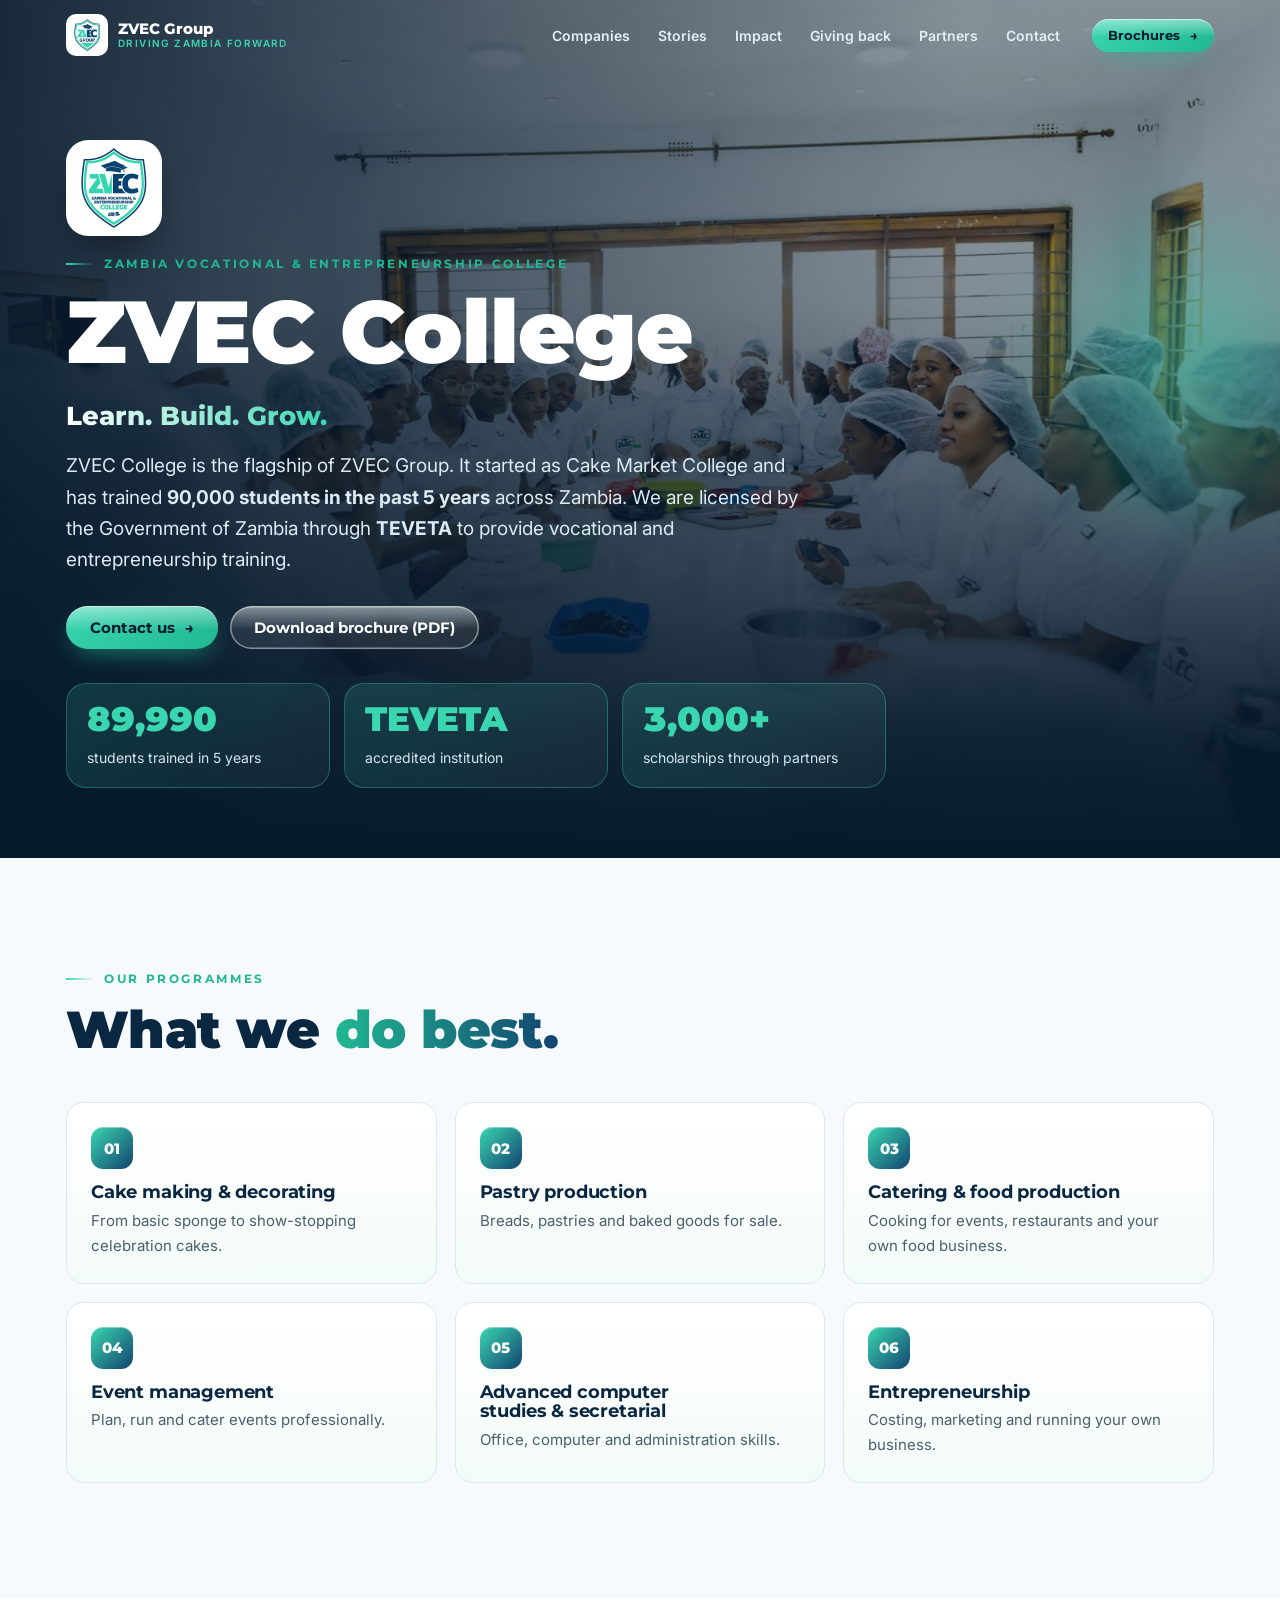
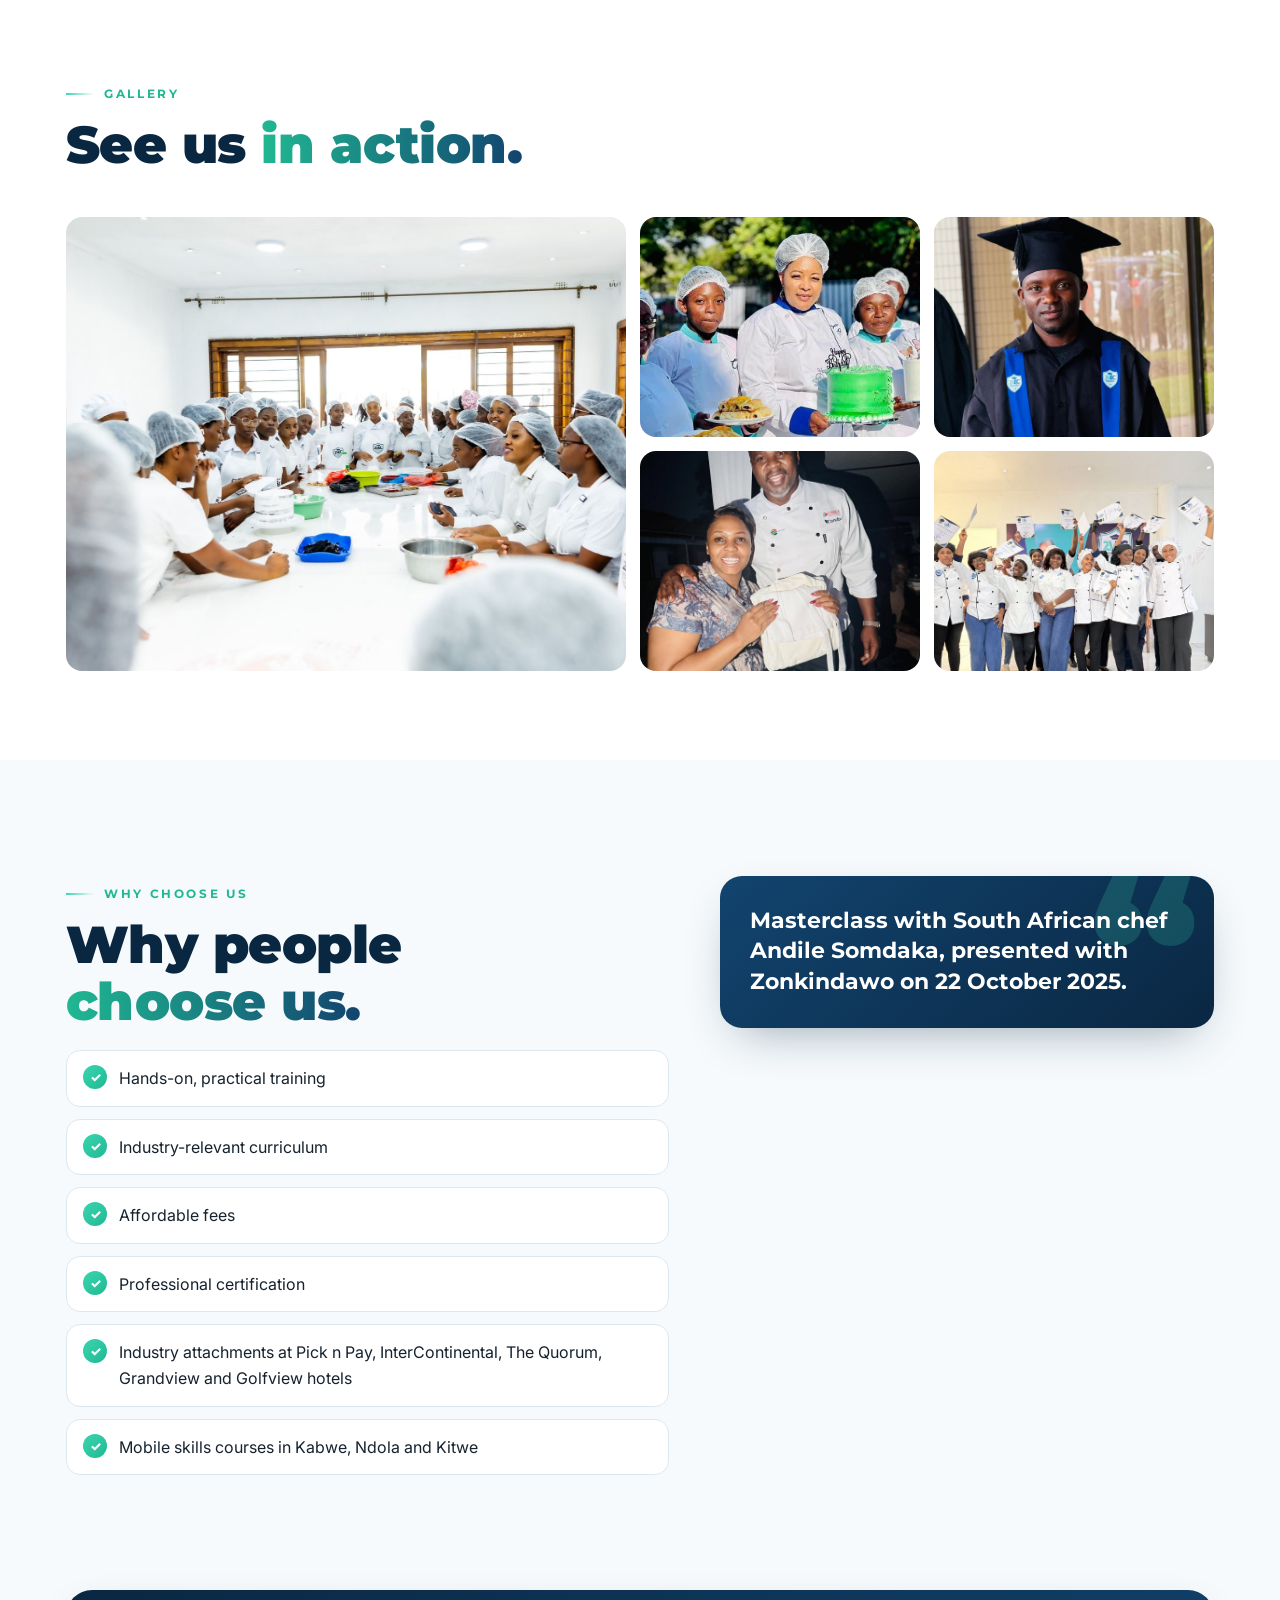
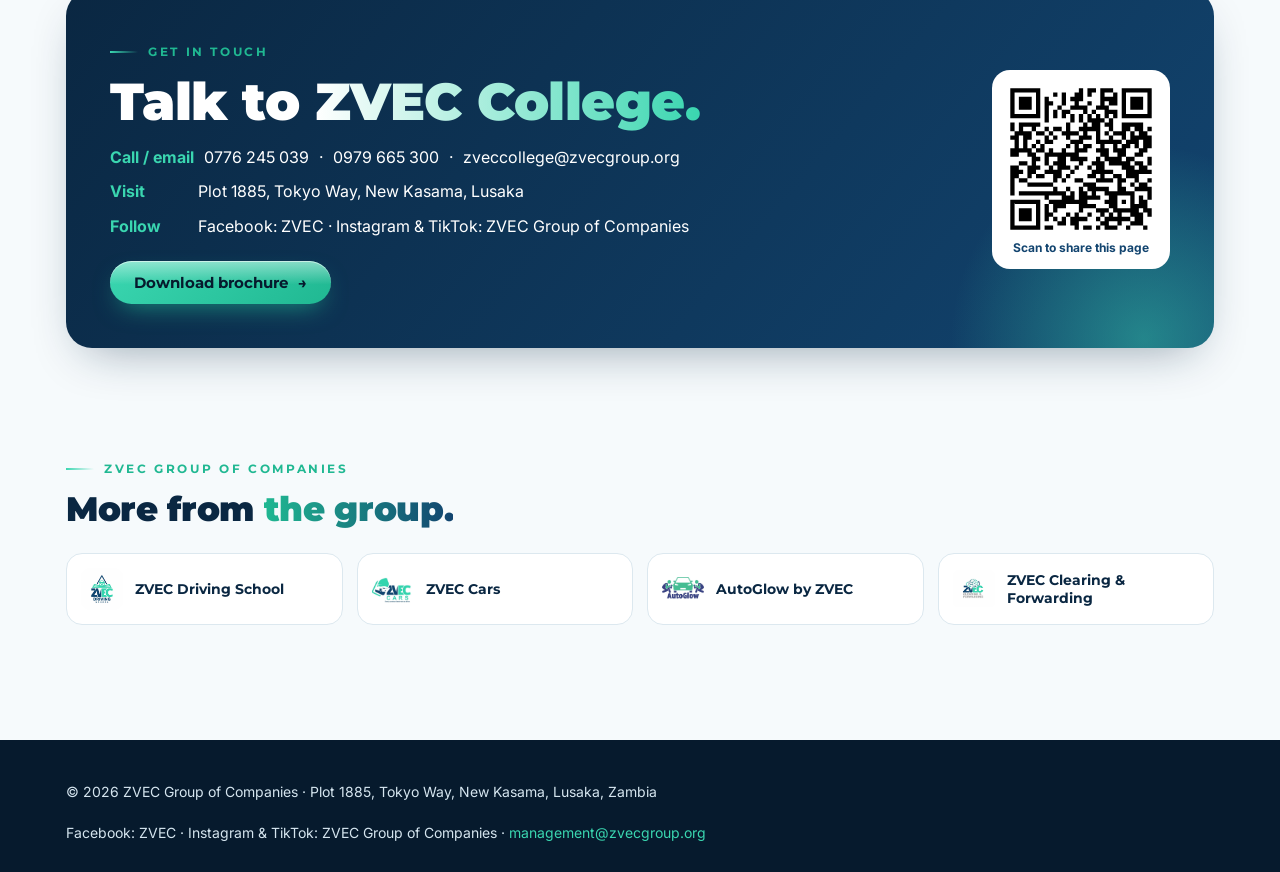
<file: zvec-college.html>
<!doctype html><html lang="en"><head><meta charset="utf-8">
<meta name="viewport" content="width=device-width,initial-scale=1,viewport-fit=cover">
<title>ZVEC College | ZVEC Group</title>
<meta name="claude:viewport-fit-sides" content="cover">
<meta name="description" content="ZVEC College is the flagship of ZVEC Group. It started as Cake Market College and has trained 90,000 students in the past 5 years across Zambia. We are lic">
<meta property="og:title" content="ZVEC College | ZVEC Group"><meta property="og:description" content="ZVEC College is the flagship of ZVEC Group. It started as Cake Market College and has trained 90,000 students in the past 5 years across Zambia. We are lic"><meta property="og:image" content="https://www.zvecgroup.org/img/p25.jpg">
<meta name="theme-color" content="#061A2D">
<link rel="icon" href="logos/zvec-group.jpg">
<link rel="preconnect" href="https://fonts.googleapis.com"><link rel="preconnect" href="https://fonts.gstatic.com" crossorigin>
<link href="https://fonts.googleapis.com/css2?family=Montserrat:wght@600;700;800;900&family=Inter:wght@400;500;600;700&display=swap" rel="stylesheet">
<link rel="stylesheet" href="style.css">
<script>document.documentElement.classList.add('js')</script>
</head><body><div class="progress"></div>
<header class="nav"><div class="wrap">
<a class="brand" href="index.html"><img src="logos/zvec-group.jpg" alt="ZVEC Group logo"><span>ZVEC Group<small>Driving Zambia Forward</small></span></a>
<nav class="links" aria-label="Main"><a href="index.html#companies">Companies</a><a href="index.html#testimonials">Stories</a><a href="index.html#impact">Impact</a><a href="index.html#giving">Giving back</a><a href="index.html#partners">Partners</a><a href="index.html#contact">Contact</a></nav>
<a class="btn sm" href="index.html#downloads">Brochures <span class="arr" aria-hidden="true">&rarr;</span></a>
<button class="menu-btn" aria-label="Menu" aria-expanded="false">&#9776;</button>
</div></header>
<main>
<section class="hero uhero"><div class="bg" style="background-image:url(img/p47.jpg);background-position:center"></div><div class="veil"></div><div class="blob a"></div>
<div class="wrap"><div class="htext"><img class="badge rv" src="logos/zvec-college.jpg" alt="ZVEC College logo">
<span class="kicker rv" style="--d:.1s;margin-top:22px">Zambia Vocational & Entrepreneurship College</span>
<h1 class="rv" style="--d:.15s;font-size:clamp(40px,7vw,88px)">ZVEC College</h1>
<span class="tagline rv" style="--d:.2s">Learn. Build. Grow.</span>
<p class="lead rv" style="--d:.25s;margin-top:18px">ZVEC College is the flagship of ZVEC Group. It started as Cake Market College and has trained <b>90,000 students in the past 5 years</b> across Zambia. We are licensed by the Government of Zambia through <b>TEVETA</b> to provide vocational and entrepreneurship training.</p>
<div class="btns rv" style="--d:.3s;margin-top:26px"><a class="btn" href="#contact">Contact us <span class="arr" aria-hidden="true">&rarr;</span></a><a class="btn ghost" href="downloads/zvec-college-brochure.pdf" target="_blank" rel="noopener">Download brochure (PDF)</a></div>
</div><div class="ustats"><div class="stat rv" style="--d:0.40s"><div class="n" data-to="90000" data-suf="">90,000</div><div class="l">students trained in 5 years</div></div><div class="stat rv" style="--d:0.48s"><div class="n">TEVETA</div><div class="l">accredited institution</div></div><div class="stat rv" style="--d:0.56s"><div class="n" data-to="3000" data-suf="+">3,000+</div><div class="l">scholarships through partners</div></div></div></div></section>

<section><div class="wrap"><div class="sec-head"><span class="kicker rv">Our programmes</span><h2 class="h2 rv">What we <em>do best.</em></h2></div>
<div class="offers"><div class="offer rv" style="--d:0.00s"><div class="ic">01</div><h3>Cake making & decorating</h3><p>From basic sponge to show-stopping celebration cakes.</p></div><div class="offer rv" style="--d:0.06s"><div class="ic">02</div><h3>Pastry production</h3><p>Breads, pastries and baked goods for sale.</p></div><div class="offer rv" style="--d:0.12s"><div class="ic">03</div><h3>Catering & food production</h3><p>Cooking for events, restaurants and your own food business.</p></div><div class="offer rv" style="--d:0.18s"><div class="ic">04</div><h3>Event management</h3><p>Plan, run and cater events professionally.</p></div><div class="offer rv" style="--d:0.24s"><div class="ic">05</div><h3>Advanced computer studies & secretarial</h3><p>Office, computer and administration skills.</p></div><div class="offer rv" style="--d:0.30s"><div class="ic">06</div><h3>Entrepreneurship</h3><p>Costing, marketing and running your own business.</p></div></div></div></section>

<section style="background:#fff;padding-block:clamp(48px,7vw,90px)"><div class="wrap"><div class="sec-head"><span class="kicker rv">Gallery</span><h2 class="h2 rv">See us <em>in action.</em></h2></div>
<div class="gallery"><button class="rv" style="--d:0.00s;background-image:url(img/p47.jpg)" data-full="img/p47.jpg" aria-label="ZVEC College photo 1"></button><button class="rv" style="--d:0.07s;background-image:url(img/p121.jpg)" data-full="img/p121.jpg" aria-label="ZVEC College photo 2"></button><button class="rv" style="--d:0.14s;background-image:url(img/p73.jpg)" data-full="img/p73.jpg" aria-label="ZVEC College photo 3"></button><button class="rv" style="--d:0.21s;background-image:url(img/p133.jpg)" data-full="img/p133.jpg" aria-label="ZVEC College photo 4"></button><button class="rv" style="--d:0.28s;background-image:url(img/p25.jpg)" data-full="img/p25.jpg" aria-label="ZVEC College photo 5"></button></div></div></section>

<section><div class="wrap why"><div><span class="kicker rv">Why choose us</span><h2 class="h2 rv" style="margin-top:14px">Why people <em>choose us.</em></h2><ul class="ticks"><li class="rv" style="--d:0.00s">Hands-on, practical training</li><li class="rv" style="--d:0.05s">Industry-relevant curriculum</li><li class="rv" style="--d:0.10s">Affordable fees</li><li class="rv" style="--d:0.15s">Professional certification</li><li class="rv" style="--d:0.20s">Industry attachments at Pick n Pay, InterContinental, The Quorum, Grandview and Golfview hotels</li><li class="rv" style="--d:0.25s">Mobile skills courses in Kabwe, Ndola and Kitwe</li></ul></div>
<div class="hl rv" style="--d:.15s"><p>Masterclass with South African chef Andile Somdaka, presented with Zonkindawo on 22 October 2025.</p></div></div></section>

<section id="contact" style="padding-top:0"><div class="wrap"><div class="ucta rv"><div><span class="kicker">Get in touch</span><h2 class="h2" style="margin-top:12px">Talk to <em>ZVEC College.</em></h2>
<div class="rows"><div><b>Call / email</b><a href="tel:+260776245039">0776 245 039</a> &middot; <a href="tel:+260979665300">0979 665 300</a> &middot; <a href="mailto:zveccollege@zvecgroup.org">zveccollege@zvecgroup.org</a></div><div><b>Visit</b><span>Plot 1885, Tokyo Way, New Kasama, Lusaka</span></div><div><b>Follow</b><span>Facebook: ZVEC &middot; Instagram &amp; TikTok: ZVEC Group of Companies</span></div></div><div class="btns"><a class="btn" href="downloads/zvec-college-brochure.pdf" target="_blank" rel="noopener">Download brochure <span class="arr" aria-hidden="true">&rarr;</span></a></div></div>
<div class="qr"><svg width="35mm" height="35mm" version="1.1" viewBox="0 0 35 35" xmlns="http://www.w3.org/2000/svg"><path d="M1,1H2V2H1zM2,1H3V2H2zM3,1H4V2H3zM4,1H5V2H4zM5,1H6V2H5zM6,1H7V2H6zM7,1H8V2H7zM17,1H18V2H17zM19,1H20V2H19zM20,1H21V2H20zM22,1H23V2H22zM23,1H24V2H23zM24,1H25V2H24zM27,1H28V2H27zM28,1H29V2H28zM29,1H30V2H29zM30,1H31V2H30zM31,1H32V2H31zM32,1H33V2H32zM33,1H34V2H33zM1,2H2V3H1zM7,2H8V3H7zM11,2H12V3H11zM13,2H14V3H13zM16,2H17V3H16zM17,2H18V3H17zM19,2H20V3H19zM22,2H23V3H22zM25,2H26V3H25zM27,2H28V3H27zM33,2H34V3H33zM1,3H2V4H1zM3,3H4V4H3zM4,3H5V4H4zM5,3H6V4H5zM7,3H8V4H7zM9,3H10V4H9zM13,3H14V4H13zM15,3H16V4H15zM16,3H17V4H16zM17,3H18V4H17zM22,3H23V4H22zM23,3H24V4H23zM24,3H25V4H24zM25,3H26V4H25zM27,3H28V4H27zM29,3H30V4H29zM30,3H31V4H30zM31,3H32V4H31zM33,3H34V4H33zM1,4H2V5H1zM3,4H4V5H3zM4,4H5V5H4zM5,4H6V5H5zM7,4H8V5H7zM9,4H10V5H9zM10,4H11V5H10zM13,4H14V5H13zM16,4H17V5H16zM19,4H20V5H19zM22,4H23V5H22zM24,4H25V5H24zM25,4H26V5H25zM27,4H28V5H27zM29,4H30V5H29zM30,4H31V5H30zM31,4H32V5H31zM33,4H34V5H33zM1,5H2V6H1zM3,5H4V6H3zM4,5H5V6H4zM5,5H6V6H5zM7,5H8V6H7zM9,5H10V6H9zM12,5H13V6H12zM15,5H16V6H15zM16,5H17V6H16zM17,5H18V6H17zM18,5H19V6H18zM21,5H22V6H21zM22,5H23V6H22zM23,5H24V6H23zM27,5H28V6H27zM29,5H30V6H29zM30,5H31V6H30zM31,5H32V6H31zM33,5H34V6H33zM1,6H2V7H1zM7,6H8V7H7zM9,6H10V7H9zM11,6H12V7H11zM13,6H14V7H13zM14,6H15V7H14zM18,6H19V7H18zM20,6H21V7H20zM23,6H24V7H23zM24,6H25V7H24zM25,6H26V7H25zM27,6H28V7H27zM33,6H34V7H33zM1,7H2V8H1zM2,7H3V8H2zM3,7H4V8H3zM4,7H5V8H4zM5,7H6V8H5zM6,7H7V8H6zM7,7H8V8H7zM9,7H10V8H9zM11,7H12V8H11zM13,7H14V8H13zM15,7H16V8H15zM17,7H18V8H17zM19,7H20V8H19zM21,7H22V8H21zM23,7H24V8H23zM25,7H26V8H25zM27,7H28V8H27zM28,7H29V8H28zM29,7H30V8H29zM30,7H31V8H30zM31,7H32V8H31zM32,7H33V8H32zM33,7H34V8H33zM9,8H10V9H9zM15,8H16V9H15zM17,8H18V9H17zM19,8H20V9H19zM20,8H21V9H20zM21,8H22V9H21zM22,8H23V9H22zM24,8H25V9H24zM1,9H2V10H1zM3,9H4V10H3zM4,9H5V10H4zM5,9H6V10H5zM6,9H7V10H6zM7,9H8V10H7zM14,9H15V10H14zM18,9H19V10H18zM20,9H21V10H20zM21,9H22V10H21zM23,9H24V10H23zM24,9H25V10H24zM27,9H28V10H27zM28,9H29V10H28zM29,9H30V10H29zM30,9H31V10H30zM31,9H32V10H31zM1,10H2V11H1zM3,10H4V11H3zM6,10H7V11H6zM9,10H10V11H9zM11,10H12V11H11zM12,10H13V11H12zM14,10H15V11H14zM17,10H18V11H17zM18,10H19V11H18zM19,10H20V11H19zM20,10H21V11H20zM21,10H22V11H21zM24,10H25V11H24zM27,10H28V11H27zM28,10H29V11H28zM30,10H31V11H30zM31,10H32V11H31zM33,10H34V11H33zM2,11H3V12H2zM3,11H4V12H3zM4,11H5V12H4zM5,11H6V12H5zM7,11H8V12H7zM8,11H9V12H8zM10,11H11V12H10zM13,11H14V12H13zM14,11H15V12H14zM15,11H16V12H15zM16,11H17V12H16zM18,11H19V12H18zM21,11H22V12H21zM23,11H24V12H23zM25,11H26V12H25zM26,11H27V12H26zM27,11H28V12H27zM29,11H30V12H29zM31,11H32V12H31zM32,11H33V12H32zM1,12H2V13H1zM2,12H3V13H2zM4,12H5V13H4zM5,12H6V13H5zM9,12H10V13H9zM11,12H12V13H11zM14,12H15V13H14zM17,12H18V13H17zM18,12H19V13H18zM19,12H20V13H19zM21,12H22V13H21zM24,12H25V13H24zM27,12H28V13H27zM29,12H30V13H29zM30,12H31V13H30zM31,12H32V13H31zM32,12H33V13H32zM33,12H34V13H33zM2,13H3V14H2zM4,13H5V14H4zM7,13H8V14H7zM9,13H10V14H9zM10,13H11V14H10zM15,13H16V14H15zM16,13H17V14H16zM17,13H18V14H17zM21,13H22V14H21zM22,13H23V14H22zM23,13H24V14H23zM24,13H25V14H24zM25,13H26V14H25zM26,13H27V14H26zM28,13H29V14H28zM29,13H30V14H29zM30,13H31V14H30zM32,13H33V14H32zM33,13H34V14H33zM2,14H3V15H2zM4,14H5V15H4zM6,14H7V15H6zM8,14H9V15H8zM14,14H15V15H14zM16,14H17V15H16zM18,14H19V15H18zM19,14H20V15H19zM22,14H23V15H22zM25,14H26V15H25zM27,14H28V15H27zM28,14H29V15H28zM30,14H31V15H30zM32,14H33V15H32zM33,14H34V15H33zM1,15H2V16H1zM2,15H3V16H2zM3,15H4V16H3zM4,15H5V16H4zM5,15H6V16H5zM7,15H8V16H7zM8,15H9V16H8zM10,15H11V16H10zM13,15H14V16H13zM16,15H17V16H16zM17,15H18V16H17zM18,15H19V16H18zM21,15H22V16H21zM22,15H23V16H22zM23,15H24V16H23zM25,15H26V16H25zM26,15H27V16H26zM27,15H28V16H27zM31,15H32V16H31zM32,15H33V16H32zM1,16H2V17H1zM2,16H3V17H2zM5,16H6V17H5zM6,16H7V17H6zM9,16H10V17H9zM10,16H11V17H10zM11,16H12V17H11zM12,16H13V17H12zM13,16H14V17H13zM14,16H15V17H14zM15,16H16V17H15zM16,16H17V17H16zM22,16H23V17H22zM23,16H24V17H23zM26,16H27V17H26zM27,16H28V17H27zM30,16H31V17H30zM31,16H32V17H31zM6,17H7V18H6zM7,17H8V18H7zM9,17H10V18H9zM12,17H13V18H12zM13,17H14V18H13zM15,17H16V18H15zM16,17H17V18H16zM17,17H18V18H17zM18,17H19V18H18zM21,17H22V18H21zM23,17H24V18H23zM24,17H25V18H24zM25,17H26V18H25zM26,17H27V18H26zM28,17H29V18H28zM29,17H30V18H29zM33,17H34V18H33zM3,18H4V19H3zM4,18H5V19H4zM6,18H7V19H6zM9,18H10V19H9zM11,18H12V19H11zM12,18H13V19H12zM13,18H14V19H13zM17,18H18V19H17zM20,18H21V19H20zM21,18H22V19H21zM22,18H23V19H22zM24,18H25V19H24zM25,18H26V19H25zM26,18H27V19H26zM27,18H28V19H27zM28,18H29V19H28zM30,18H31V19H30zM31,18H32V19H31zM33,18H34V19H33zM1,19H2V20H1zM2,19H3V20H2zM5,19H6V20H5zM6,19H7V20H6zM7,19H8V20H7zM10,19H11V20H10zM12,19H13V20H12zM13,19H14V20H13zM14,19H15V20H14zM16,19H17V20H16zM19,19H20V20H19zM21,19H22V20H21zM22,19H23V20H22zM27,19H28V20H27zM28,19H29V20H28zM29,19H30V20H29zM31,19H32V20H31zM32,19H33V20H32zM1,20H2V21H1zM2,20H3V21H2zM3,20H4V21H3zM5,20H6V21H5zM6,20H7V21H6zM9,20H10V21H9zM10,20H11V21H10zM11,20H12V21H11zM12,20H13V21H12zM15,20H16V21H15zM20,20H21V21H20zM21,20H22V21H21zM22,20H23V21H22zM23,20H24V21H23zM24,20H25V21H24zM28,20H29V21H28zM29,20H30V21H29zM30,20H31V21H30zM31,20H32V21H31zM32,20H33V21H32zM33,20H34V21H33zM1,21H2V22H1zM2,21H3V22H2zM5,21H6V22H5zM7,21H8V22H7zM8,21H9V22H8zM11,21H12V22H11zM12,21H13V22H12zM14,21H15V22H14zM19,21H20V22H19zM20,21H21V22H20zM22,21H23V22H22zM25,21H26V22H25zM26,21H27V22H26zM28,21H29V22H28zM29,21H30V22H29zM30,21H31V22H30zM1,22H2V23H1zM3,22H4V23H3zM4,22H5V23H4zM11,22H12V23H11zM13,22H14V23H13zM16,22H17V23H16zM17,22H18V23H17zM21,22H22V23H21zM22,22H23V23H22zM23,22H24V23H23zM24,22H25V23H24zM26,22H27V23H26zM27,22H28V23H27zM30,22H31V23H30zM33,22H34V23H33zM1,23H2V24H1zM5,23H6V24H5zM6,23H7V24H6zM7,23H8V24H7zM8,23H9V24H8zM9,23H10V24H9zM10,23H11V24H10zM18,23H19V24H18zM19,23H20V24H19zM20,23H21V24H20zM26,23H27V24H26zM29,23H30V24H29zM31,23H32V24H31zM32,23H33V24H32zM1,24H2V25H1zM11,24H12V25H11zM14,24H15V25H14zM17,24H18V25H17zM19,24H20V25H19zM20,24H21V25H20zM21,24H22V25H21zM22,24H23V25H22zM23,24H24V25H23zM26,24H27V25H26zM27,24H28V25H27zM30,24H31V25H30zM31,24H32V25H31zM32,24H33V25H32zM33,24H34V25H33zM1,25H2V26H1zM3,25H4V26H3zM4,25H5V26H4zM5,25H6V26H5zM6,25H7V26H6zM7,25H8V26H7zM8,25H9V26H8zM9,25H10V26H9zM10,25H11V26H10zM11,25H12V26H11zM12,25H13V26H12zM13,25H14V26H13zM15,25H16V26H15zM17,25H18V26H17zM18,25H19V26H18zM20,25H21V26H20zM23,25H24V26H23zM24,25H25V26H24zM25,25H26V26H25zM26,25H27V26H26zM27,25H28V26H27zM28,25H29V26H28zM29,25H30V26H29zM33,25H34V26H33zM9,26H10V27H9zM13,26H14V27H13zM14,26H15V27H14zM15,26H16V27H15zM17,26H18V27H17zM18,26H19V27H18zM19,26H20V27H19zM20,26H21V27H20zM21,26H22V27H21zM24,26H25V27H24zM25,26H26V27H25zM29,26H30V27H29zM31,26H32V27H31zM33,26H34V27H33zM1,27H2V28H1zM2,27H3V28H2zM3,27H4V28H3zM4,27H5V28H4zM5,27H6V28H5zM6,27H7V28H6zM7,27H8V28H7zM10,27H11V28H10zM11,27H12V28H11zM12,27H13V28H12zM13,27H14V28H13zM14,27H15V28H14zM15,27H16V28H15zM16,27H17V28H16zM17,27H18V28H17zM18,27H19V28H18zM23,27H24V28H23zM24,27H25V28H24zM25,27H26V28H25zM27,27H28V28H27zM29,27H30V28H29zM31,27H32V28H31zM32,27H33V28H32zM1,28H2V29H1zM7,28H8V29H7zM9,28H10V29H9zM11,28H12V29H11zM12,28H13V29H12zM13,28H14V29H13zM17,28H18V29H17zM18,28H19V29H18zM19,28H20V29H19zM20,28H21V29H20zM24,28H25V29H24zM25,28H26V29H25zM29,28H30V29H29zM30,28H31V29H30zM31,28H32V29H31zM32,28H33V29H32zM1,29H2V30H1zM3,29H4V30H3zM4,29H5V30H4zM5,29H6V30H5zM7,29H8V30H7zM9,29H10V30H9zM11,29H12V30H11zM17,29H18V30H17zM21,29H22V30H21zM22,29H23V30H22zM23,29H24V30H23zM25,29H26V30H25zM26,29H27V30H26zM27,29H28V30H27zM28,29H29V30H28zM29,29H30V30H29zM30,29H31V30H30zM32,29H33V30H32zM33,29H34V30H33zM1,30H2V31H1zM3,30H4V31H3zM4,30H5V31H4zM5,30H6V31H5zM7,30H8V31H7zM9,30H10V31H9zM10,30H11V31H10zM14,30H15V31H14zM16,30H17V31H16zM19,30H20V31H19zM22,30H23V31H22zM24,30H25V31H24zM26,30H27V31H26zM29,30H30V31H29zM30,30H31V31H30zM31,30H32V31H31zM33,30H34V31H33zM1,31H2V32H1zM3,31H4V32H3zM4,31H5V32H4zM5,31H6V32H5zM7,31H8V32H7zM9,31H10V32H9zM11,31H12V32H11zM13,31H14V32H13zM15,31H16V32H15zM16,31H17V32H16zM17,31H18V32H17zM18,31H19V32H18zM21,31H22V32H21zM23,31H24V32H23zM24,31H25V32H24zM25,31H26V32H25zM26,31H27V32H26zM27,31H28V32H27zM28,31H29V32H28zM30,31H31V32H30zM31,31H32V32H31zM1,32H2V33H1zM7,32H8V33H7zM12,32H13V33H12zM13,32H14V33H13zM15,32H16V33H15zM16,32H17V33H16zM22,32H23V33H22zM23,32H24V33H23zM26,32H27V33H26zM29,32H30V33H29zM30,32H31V33H30zM31,32H32V33H31zM1,33H2V34H1zM2,33H3V34H2zM3,33H4V34H3zM4,33H5V34H4zM5,33H6V34H5zM6,33H7V34H6zM7,33H8V34H7zM9,33H10V34H9zM10,33H11V34H10zM16,33H17V34H16zM18,33H19V34H18zM19,33H20V34H19zM21,33H22V34H21zM23,33H24V34H23zM24,33H25V34H24zM25,33H26V34H25zM28,33H29V34H28zM32,33H33V34H32z" id="qr-path" fill="#000000" fill-opacity="1" fill-rule="nonzero" stroke="none"/></svg>Scan to share this page</div></div></div></section>

<section style="padding-top:0"><div class="wrap"><div class="sec-head" style="margin-bottom:24px"><span class="kicker rv">ZVEC Group of Companies</span><h2 class="h2 rv" style="font-size:clamp(24px,3vw,34px)">More from <em>the group.</em></h2></div>
<div class="others rv"><a href="zvec-driving-school.html"><img src="logos/zvec-driving-school.jpg" alt="">ZVEC Driving School</a><a href="zvec-cars.html"><img src="logos/zvec-cars.jpg" alt="">ZVEC Cars</a><a href="autoglow.html"><img src="logos/autoglow.jpg" alt="">AutoGlow by ZVEC</a><a href="zvec-clearing-forwarding.html"><img src="logos/zvec-clearing-forwarding.jpg" alt="">ZVEC Clearing & Forwarding</a></div></div></section>
</main>
<div class="lb" role="dialog" aria-label="Photo viewer"><button aria-label="Close">&times;</button><img alt=""></div><footer><div class="wrap">
<div>&copy; <span id="yr">2026</span> ZVEC Group of Companies &middot; Plot 1885, Tokyo Way, New Kasama, Lusaka, Zambia</div>
<div>Facebook: ZVEC &middot; Instagram &amp; TikTok: ZVEC Group of Companies &middot; <a href="mailto:management@zvecgroup.org">management@zvecgroup.org</a></div>
</div></footer>
<script src="script.js"></script></body></html>
</file>
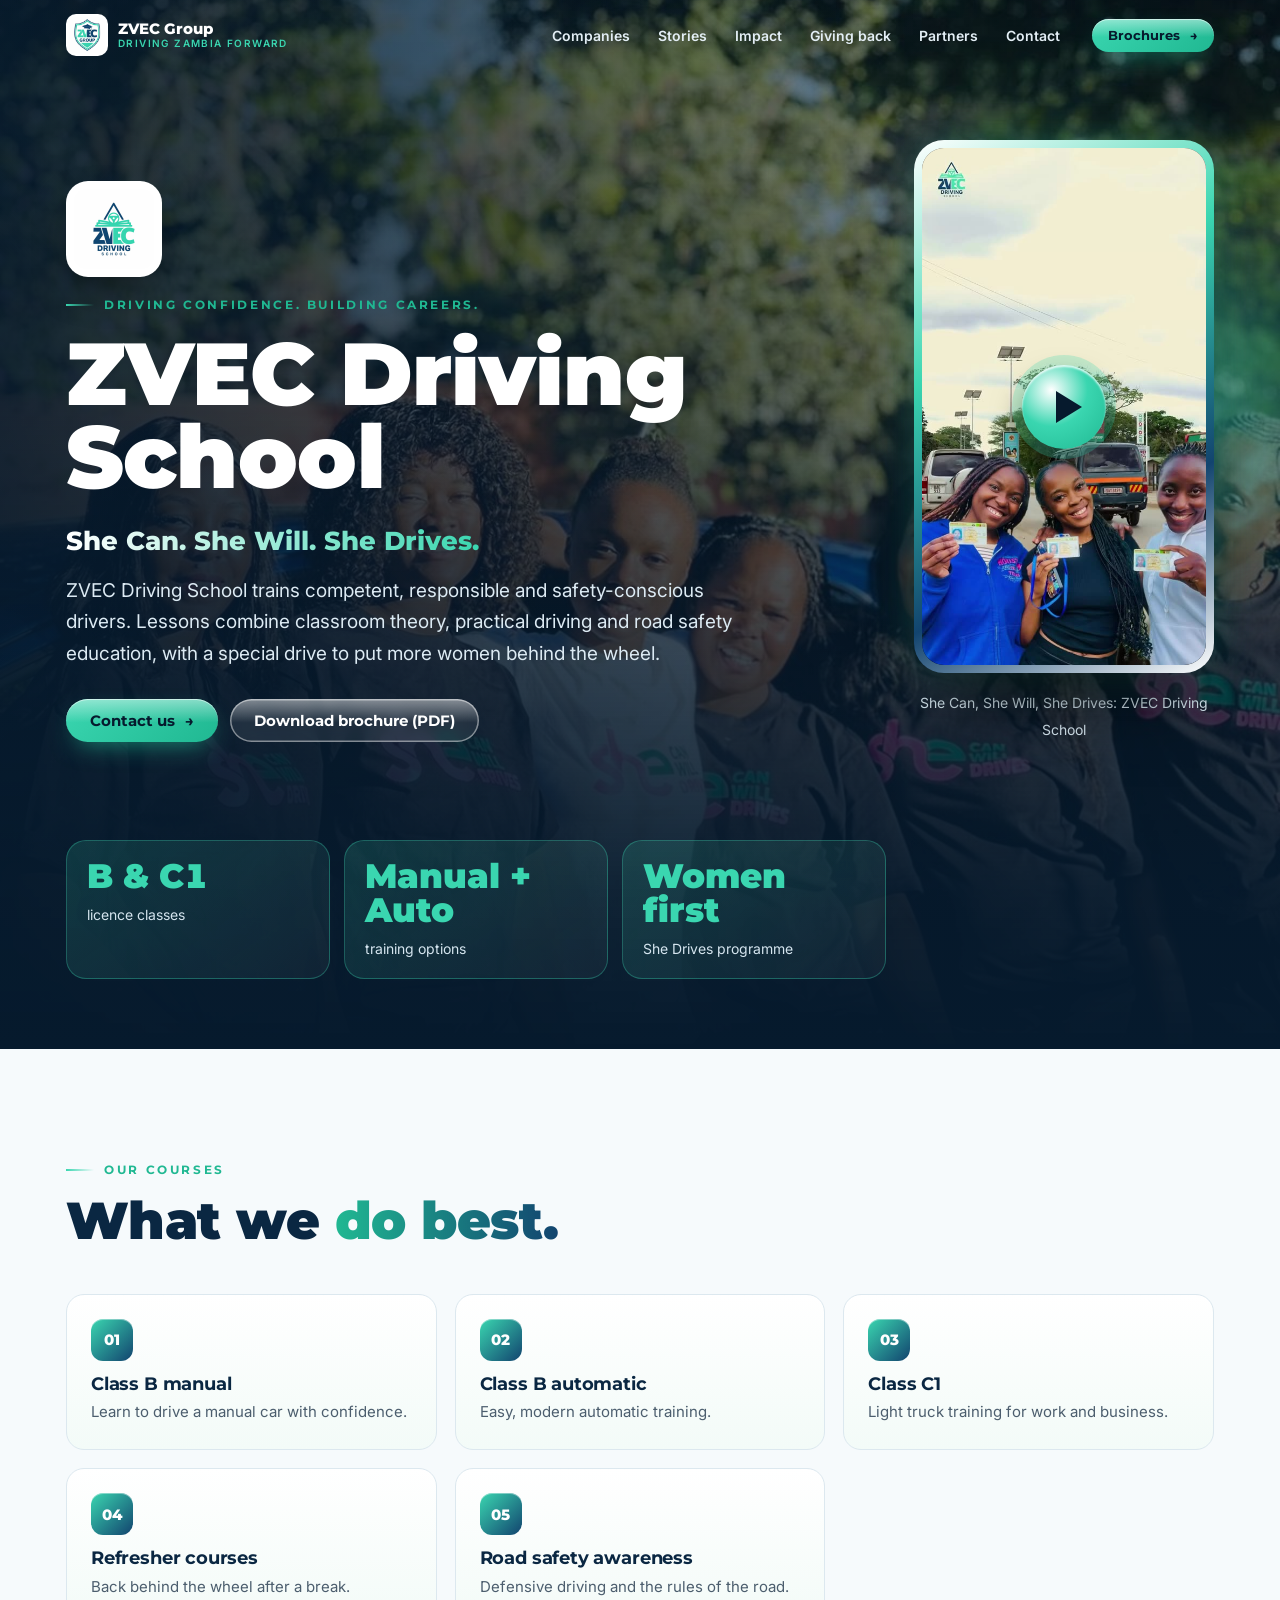
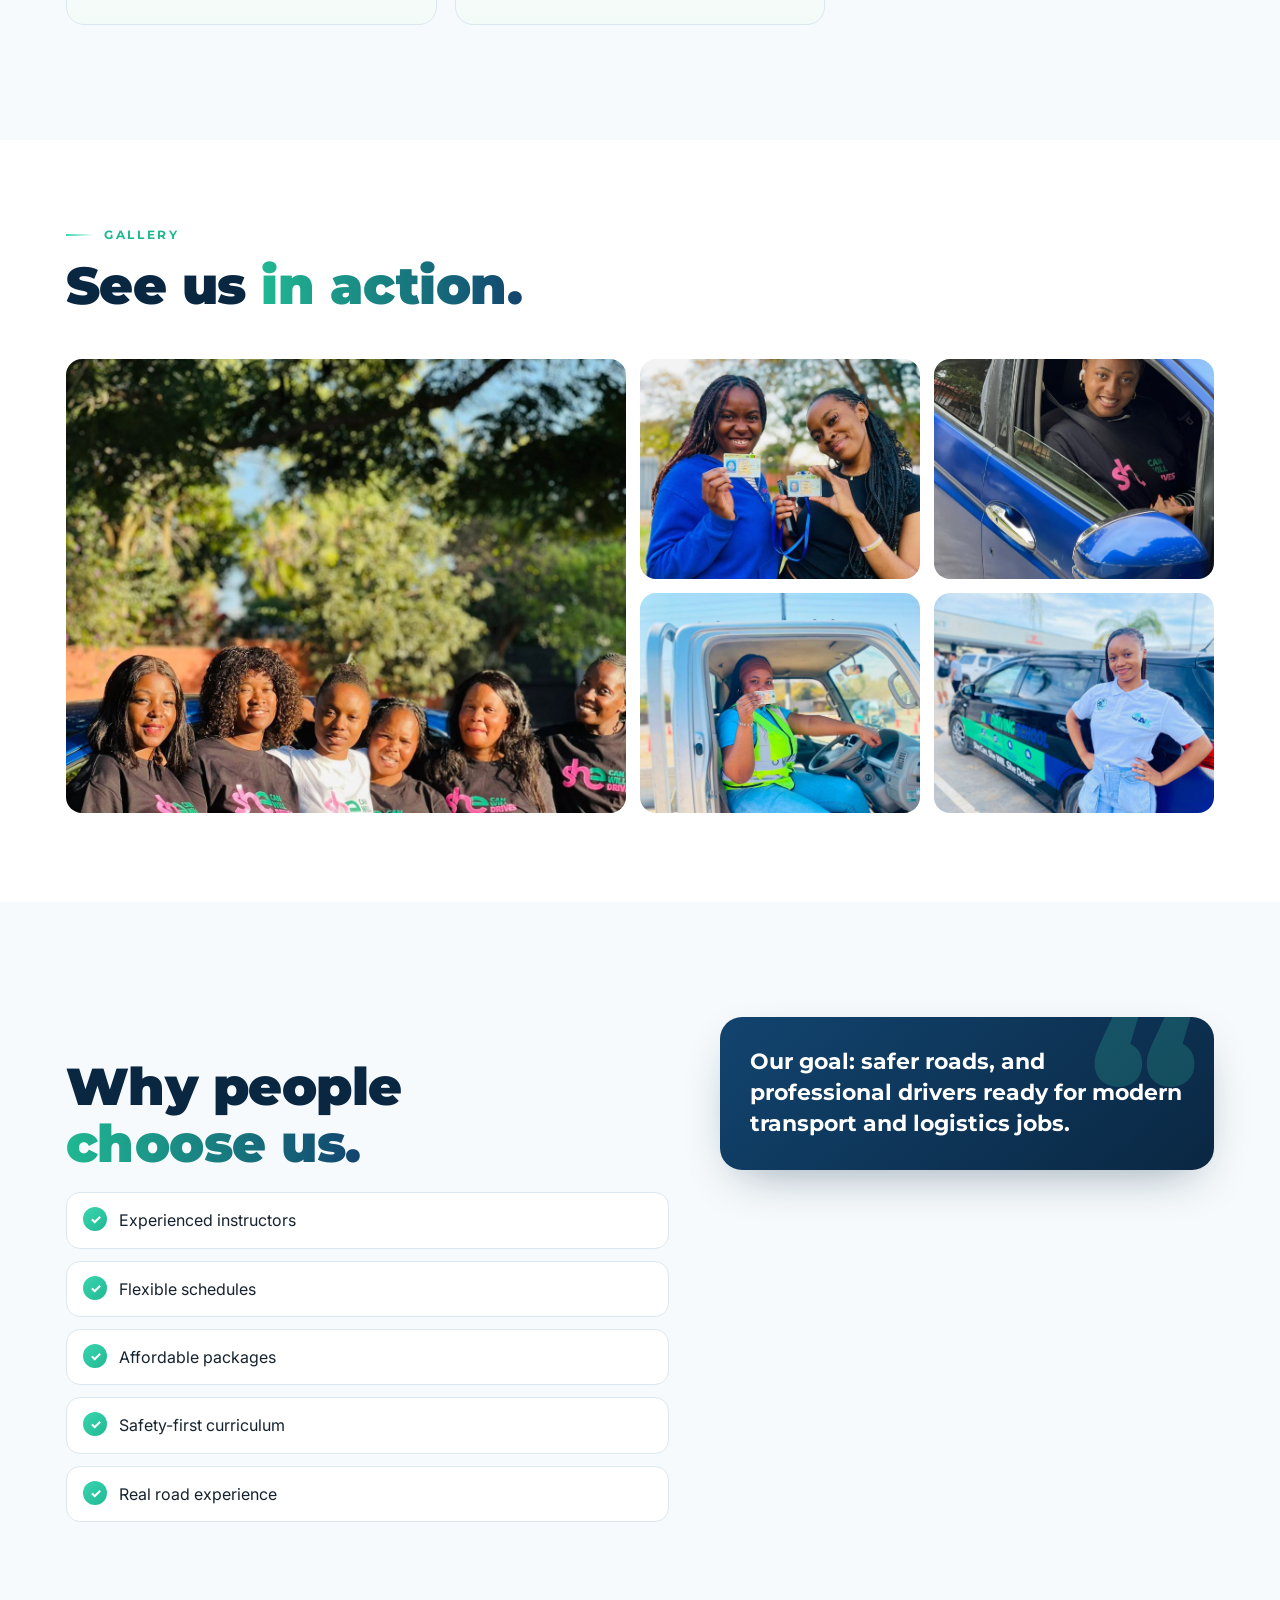
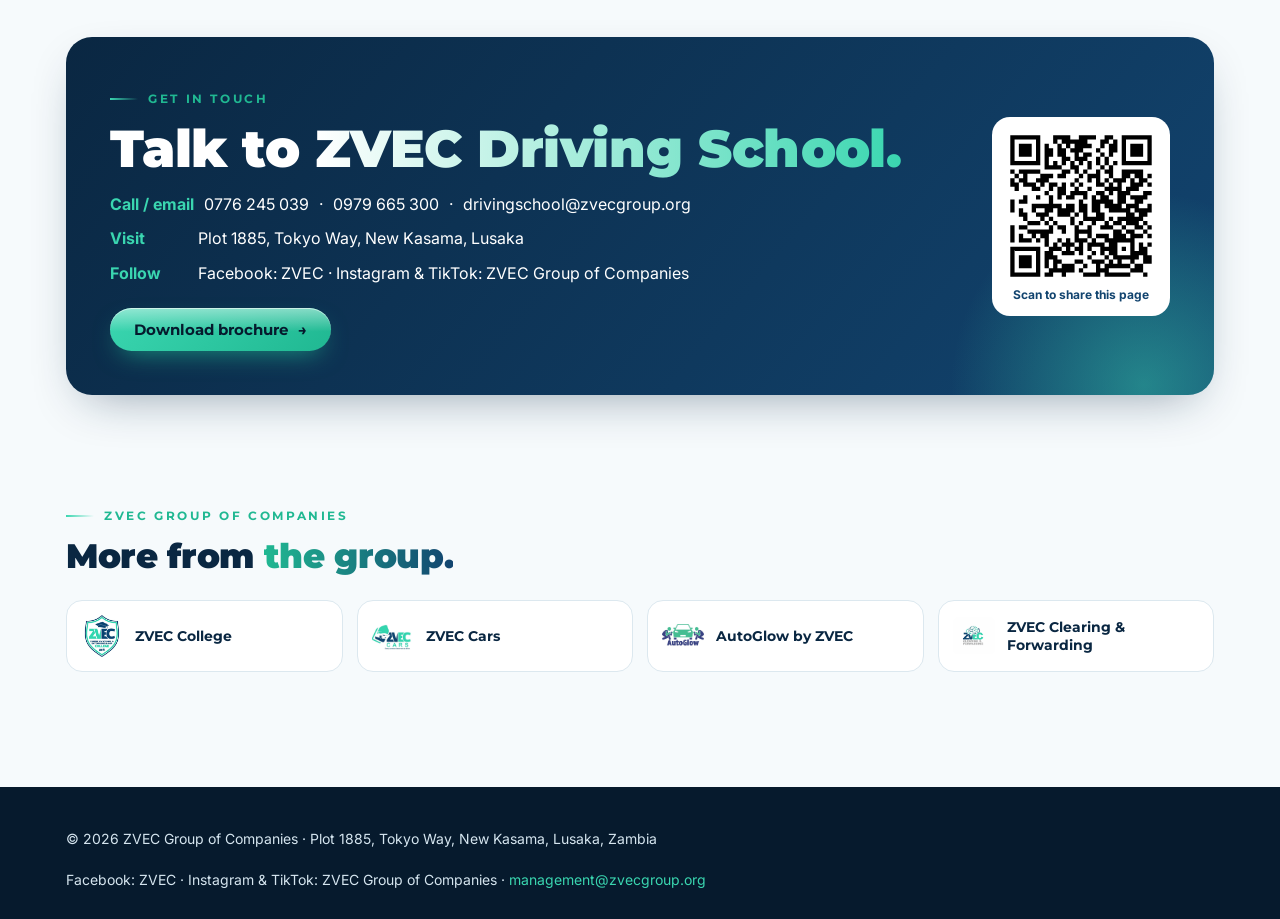
<file: zvec-driving-school.html>
<!doctype html><html lang="en"><head><meta charset="utf-8">
<meta name="viewport" content="width=device-width,initial-scale=1,viewport-fit=cover">
<title>ZVEC Driving School | ZVEC Group</title>
<meta name="claude:viewport-fit-sides" content="cover">
<meta name="description" content="ZVEC Driving School trains competent, responsible and safety-conscious drivers. Lessons combine classroom theory, practical driving and road safety educati">
<meta property="og:title" content="ZVEC Driving School | ZVEC Group"><meta property="og:description" content="ZVEC Driving School trains competent, responsible and safety-conscious drivers. Lessons combine classroom theory, practical driving and road safety educati"><meta property="og:image" content="https://www.zvecgroup.org/img/p25.jpg">
<meta name="theme-color" content="#061A2D">
<link rel="icon" href="logos/zvec-group.jpg">
<link rel="preconnect" href="https://fonts.googleapis.com"><link rel="preconnect" href="https://fonts.gstatic.com" crossorigin>
<link href="https://fonts.googleapis.com/css2?family=Montserrat:wght@600;700;800;900&family=Inter:wght@400;500;600;700&display=swap" rel="stylesheet">
<link rel="stylesheet" href="style.css">
<script>document.documentElement.classList.add('js')</script>
</head><body><div class="progress"></div>
<header class="nav"><div class="wrap">
<a class="brand" href="index.html"><img src="logos/zvec-group.jpg" alt="ZVEC Group logo"><span>ZVEC Group<small>Driving Zambia Forward</small></span></a>
<nav class="links" aria-label="Main"><a href="index.html#companies">Companies</a><a href="index.html#testimonials">Stories</a><a href="index.html#impact">Impact</a><a href="index.html#giving">Giving back</a><a href="index.html#partners">Partners</a><a href="index.html#contact">Contact</a></nav>
<a class="btn sm" href="index.html#downloads">Brochures <span class="arr" aria-hidden="true">&rarr;</span></a>
<button class="menu-btn" aria-label="Menu" aria-expanded="false">&#9776;</button>
</div></header>
<main>
<section class="hero uhero"><div class="bg" style="background-image:url(img/p137.jpg);background-position:center 70%"></div><div class="veil"></div><div class="blob a"></div>
<div class="wrap hgrid uvgrid"><div class="htext"><img class="badge rv" src="logos/zvec-driving-school.jpg" alt="ZVEC Driving School logo">
<span class="kicker rv" style="--d:.1s;margin-top:22px">Driving confidence. Building careers.</span>
<h1 class="rv" style="--d:.15s;font-size:clamp(40px,7vw,88px)">ZVEC Driving School</h1>
<span class="tagline rv" style="--d:.2s">She Can. She Will. She Drives.</span>
<p class="lead rv" style="--d:.25s;margin-top:18px">ZVEC Driving School trains competent, responsible and safety-conscious drivers. Lessons combine classroom theory, practical driving and road safety education, with a special drive to put more women behind the wheel.</p>
<div class="btns rv" style="--d:.3s;margin-top:26px"><a class="btn" href="#contact">Contact us <span class="arr" aria-hidden="true">&rarr;</span></a><a class="btn ghost" href="downloads/zvec-driving-school-brochure.pdf" target="_blank" rel="noopener">Download brochure (PDF)</a></div>
</div><figure class="vid hvid rv" style="--d:.35s"><div class="vframe"><video playsinline preload="none" poster="video/driving-school-promo.jpg"><source src="video/driving-school-promo.mp4" type="video/mp4"></video><button class="play" aria-label="Play video: She Can, She Will, She Drives: ZVEC Driving School"></button></div><figcaption><span>She Can, She Will, She Drives: ZVEC Driving School</span></figcaption></figure><div class="ustats"><div class="stat rv" style="--d:0.40s"><div class="n">B & C1</div><div class="l">licence classes</div></div><div class="stat rv" style="--d:0.48s"><div class="n">Manual + Auto</div><div class="l">training options</div></div><div class="stat rv" style="--d:0.56s"><div class="n">Women first</div><div class="l">She Drives programme</div></div></div></div></section>

<section><div class="wrap"><div class="sec-head"><span class="kicker rv">Our courses</span><h2 class="h2 rv">What we <em>do best.</em></h2></div>
<div class="offers"><div class="offer rv" style="--d:0.00s"><div class="ic">01</div><h3>Class B manual</h3><p>Learn to drive a manual car with confidence.</p></div><div class="offer rv" style="--d:0.06s"><div class="ic">02</div><h3>Class B automatic</h3><p>Easy, modern automatic training.</p></div><div class="offer rv" style="--d:0.12s"><div class="ic">03</div><h3>Class C1</h3><p>Light truck training for work and business.</p></div><div class="offer rv" style="--d:0.18s"><div class="ic">04</div><h3>Refresher courses</h3><p>Back behind the wheel after a break.</p></div><div class="offer rv" style="--d:0.24s"><div class="ic">05</div><h3>Road safety awareness</h3><p>Defensive driving and the rules of the road.</p></div></div></div></section>

<section style="background:#fff;padding-block:clamp(48px,7vw,90px)"><div class="wrap"><div class="sec-head"><span class="kicker rv">Gallery</span><h2 class="h2 rv">See us <em>in action.</em></h2></div>
<div class="gallery"><button class="rv" style="--d:0.00s;background-image:url(img/p137.jpg)" data-full="img/p137.jpg" aria-label="ZVEC Driving School photo 1"></button><button class="rv" style="--d:0.07s;background-image:url(img/p132.jpg)" data-full="img/p132.jpg" aria-label="ZVEC Driving School photo 2"></button><button class="rv" style="--d:0.14s;background-image:url(img/p103.jpg)" data-full="img/p103.jpg" aria-label="ZVEC Driving School photo 3"></button><button class="rv" style="--d:0.21s;background-image:url(img/p113.jpg)" data-full="img/p113.jpg" aria-label="ZVEC Driving School photo 4"></button><button class="rv" style="--d:0.28s;background-image:url(img/p114.jpg)" data-full="img/p114.jpg" aria-label="ZVEC Driving School photo 5"></button></div></div></section>

<section><div class="wrap why"><div><span class="kicker rv">Why choose us</span><h2 class="h2 rv" style="margin-top:14px">Why people <em>choose us.</em></h2><ul class="ticks"><li class="rv" style="--d:0.00s">Experienced instructors</li><li class="rv" style="--d:0.05s">Flexible schedules</li><li class="rv" style="--d:0.10s">Affordable packages</li><li class="rv" style="--d:0.15s">Safety-first curriculum</li><li class="rv" style="--d:0.20s">Real road experience</li></ul></div>
<div class="hl rv" style="--d:.15s"><p>Our goal: safer roads, and professional drivers ready for modern transport and logistics jobs.</p></div></div></section>

<section id="contact" style="padding-top:0"><div class="wrap"><div class="ucta rv"><div><span class="kicker">Get in touch</span><h2 class="h2" style="margin-top:12px">Talk to <em>ZVEC Driving School.</em></h2>
<div class="rows"><div><b>Call / email</b><a href="tel:+260776245039">0776 245 039</a> &middot; <a href="tel:+260979665300">0979 665 300</a> &middot; <a href="mailto:drivingschool@zvecgroup.org">drivingschool@zvecgroup.org</a></div><div><b>Visit</b><span>Plot 1885, Tokyo Way, New Kasama, Lusaka</span></div><div><b>Follow</b><span>Facebook: ZVEC &middot; Instagram &amp; TikTok: ZVEC Group of Companies</span></div></div><div class="btns"><a class="btn" href="downloads/zvec-driving-school-brochure.pdf" target="_blank" rel="noopener">Download brochure <span class="arr" aria-hidden="true">&rarr;</span></a></div></div>
<div class="qr"><svg width="35mm" height="35mm" version="1.1" viewBox="0 0 35 35" xmlns="http://www.w3.org/2000/svg"><path d="M1,1H2V2H1zM2,1H3V2H2zM3,1H4V2H3zM4,1H5V2H4zM5,1H6V2H5zM6,1H7V2H6zM7,1H8V2H7zM11,1H12V2H11zM12,1H13V2H12zM13,1H14V2H13zM14,1H15V2H14zM17,1H18V2H17zM18,1H19V2H18zM19,1H20V2H19zM20,1H21V2H20zM23,1H24V2H23zM24,1H25V2H24zM27,1H28V2H27zM28,1H29V2H28zM29,1H30V2H29zM30,1H31V2H30zM31,1H32V2H31zM32,1H33V2H32zM33,1H34V2H33zM1,2H2V3H1zM7,2H8V3H7zM11,2H12V3H11zM13,2H14V3H13zM14,2H15V3H14zM15,2H16V3H15zM16,2H17V3H16zM17,2H18V3H17zM18,2H19V3H18zM22,2H23V3H22zM23,2H24V3H23zM25,2H26V3H25zM27,2H28V3H27zM33,2H34V3H33zM1,3H2V4H1zM3,3H4V4H3zM4,3H5V4H4zM5,3H6V4H5zM7,3H8V4H7zM9,3H10V4H9zM12,3H13V4H12zM14,3H15V4H14zM16,3H17V4H16zM17,3H18V4H17zM18,3H19V4H18zM19,3H20V4H19zM22,3H23V4H22zM24,3H25V4H24zM25,3H26V4H25zM27,3H28V4H27zM29,3H30V4H29zM30,3H31V4H30zM31,3H32V4H31zM33,3H34V4H33zM1,4H2V5H1zM3,4H4V5H3zM4,4H5V5H4zM5,4H6V5H5zM7,4H8V5H7zM9,4H10V5H9zM10,4H11V5H10zM12,4H13V5H12zM13,4H14V5H13zM15,4H16V5H15zM16,4H17V5H16zM17,4H18V5H17zM21,4H22V5H21zM24,4H25V5H24zM25,4H26V5H25zM27,4H28V5H27zM29,4H30V5H29zM30,4H31V5H30zM31,4H32V5H31zM33,4H34V5H33zM1,5H2V6H1zM3,5H4V6H3zM4,5H5V6H4zM5,5H6V6H5zM7,5H8V6H7zM9,5H10V6H9zM10,5H11V6H10zM12,5H13V6H12zM13,5H14V6H13zM16,5H17V6H16zM18,5H19V6H18zM19,5H20V6H19zM22,5H23V6H22zM24,5H25V6H24zM27,5H28V6H27zM29,5H30V6H29zM30,5H31V6H30zM31,5H32V6H31zM33,5H34V6H33zM1,6H2V7H1zM7,6H8V7H7zM9,6H10V7H9zM13,6H14V7H13zM14,6H15V7H14zM16,6H17V7H16zM17,6H18V7H17zM18,6H19V7H18zM21,6H22V7H21zM23,6H24V7H23zM27,6H28V7H27zM33,6H34V7H33zM1,7H2V8H1zM2,7H3V8H2zM3,7H4V8H3zM4,7H5V8H4zM5,7H6V8H5zM6,7H7V8H6zM7,7H8V8H7zM9,7H10V8H9zM11,7H12V8H11zM13,7H14V8H13zM15,7H16V8H15zM17,7H18V8H17zM19,7H20V8H19zM21,7H22V8H21zM23,7H24V8H23zM25,7H26V8H25zM27,7H28V8H27zM28,7H29V8H28zM29,7H30V8H29zM30,7H31V8H30zM31,7H32V8H31zM32,7H33V8H32zM33,7H34V8H33zM9,8H10V9H9zM10,8H11V9H10zM11,8H12V9H11zM12,8H13V9H12zM15,8H16V9H15zM16,8H17V9H16zM19,8H20V9H19zM22,8H23V9H22zM24,8H25V9H24zM1,9H2V10H1zM3,9H4V10H3zM4,9H5V10H4zM5,9H6V10H5zM6,9H7V10H6zM7,9H8V10H7zM13,9H14V10H13zM14,9H15V10H14zM16,9H17V10H16zM18,9H19V10H18zM21,9H22V10H21zM23,9H24V10H23zM24,9H25V10H24zM27,9H28V10H27zM28,9H29V10H28zM29,9H30V10H29zM30,9H31V10H30zM31,9H32V10H31zM2,10H3V11H2zM4,10H5V11H4zM8,10H9V11H8zM9,10H10V11H9zM10,10H11V11H10zM12,10H13V11H12zM13,10H14V11H13zM17,10H18V11H17zM19,10H20V11H19zM20,10H21V11H20zM21,10H22V11H21zM24,10H25V11H24zM27,10H28V11H27zM28,10H29V11H28zM30,10H31V11H30zM31,10H32V11H31zM33,10H34V11H33zM1,11H2V12H1zM3,11H4V12H3zM4,11H5V12H4zM7,11H8V12H7zM8,11H9V12H8zM9,11H10V12H9zM16,11H17V12H16zM19,11H20V12H19zM21,11H22V12H21zM23,11H24V12H23zM25,11H26V12H25zM26,11H27V12H26zM27,11H28V12H27zM29,11H30V12H29zM31,11H32V12H31zM32,11H33V12H32zM1,12H2V13H1zM2,12H3V13H2zM4,12H5V13H4zM5,12H6V13H5zM6,12H7V13H6zM8,12H9V13H8zM10,12H11V13H10zM11,12H12V13H11zM13,12H14V13H13zM15,12H16V13H15zM17,12H18V13H17zM21,12H22V13H21zM22,12H23V13H22zM24,12H25V13H24zM26,12H27V13H26zM29,12H30V13H29zM30,12H31V13H30zM31,12H32V13H31zM33,12H34V13H33zM2,13H3V14H2zM6,13H7V14H6zM7,13H8V14H7zM10,13H11V14H10zM12,13H13V14H12zM13,13H14V14H13zM16,13H17V14H16zM19,13H20V14H19zM23,13H24V14H23zM24,13H25V14H24zM25,13H26V14H25zM26,13H27V14H26zM28,13H29V14H28zM29,13H30V14H29zM30,13H31V14H30zM9,14H10V15H9zM12,14H13V15H12zM13,14H14V15H13zM15,14H16V15H15zM16,14H17V15H16zM17,14H18V15H17zM18,14H19V15H18zM21,14H22V15H21zM22,14H23V15H22zM24,14H25V15H24zM26,14H27V15H26zM27,14H28V15H27zM28,14H29V15H28zM32,14H33V15H32zM33,14H34V15H33zM4,15H5V16H4zM7,15H8V16H7zM10,15H11V16H10zM12,15H13V16H12zM14,15H15V16H14zM15,15H16V16H15zM18,15H19V16H18zM20,15H21V16H20zM22,15H23V16H22zM23,15H24V16H23zM26,15H27V16H26zM27,15H28V16H27zM29,15H30V16H29zM30,15H31V16H30zM31,15H32V16H31zM32,15H33V16H32zM1,16H2V17H1zM3,16H4V17H3zM4,16H5V17H4zM10,16H11V17H10zM17,16H18V17H17zM20,16H21V17H20zM21,16H22V17H21zM22,16H23V17H22zM23,16H24V17H23zM24,16H25V17H24zM26,16H27V17H26zM27,16H28V17H27zM30,16H31V17H30zM31,16H32V17H31zM1,17H2V18H1zM6,17H7V18H6zM7,17H8V18H7zM8,17H9V18H8zM9,17H10V18H9zM10,17H11V18H10zM11,17H12V18H11zM12,17H13V18H12zM14,17H15V18H14zM15,17H16V18H15zM17,17H18V18H17zM18,17H19V18H18zM20,17H21V18H20zM21,17H22V18H21zM23,17H24V18H23zM24,17H25V18H24zM25,17H26V18H25zM26,17H27V18H26zM28,17H29V18H28zM29,17H30V18H29zM30,17H31V18H30zM33,17H34V18H33zM1,18H2V19H1zM3,18H4V19H3zM6,18H7V19H6zM9,18H10V19H9zM10,18H11V19H10zM12,18H13V19H12zM13,18H14V19H13zM14,18H15V19H14zM15,18H16V19H15zM17,18H18V19H17zM18,18H19V19H18zM20,18H21V19H20zM21,18H22V19H21zM24,18H25V19H24zM25,18H26V19H25zM26,18H27V19H26zM27,18H28V19H27zM28,18H29V19H28zM30,18H31V19H30zM31,18H32V19H31zM32,18H33V19H32zM33,18H34V19H33zM3,19H4V20H3zM4,19H5V20H4zM7,19H8V20H7zM8,19H9V20H8zM9,19H10V20H9zM12,19H13V20H12zM13,19H14V20H13zM14,19H15V20H14zM16,19H17V20H16zM18,19H19V20H18zM21,19H22V20H21zM22,19H23V20H22zM28,19H29V20H28zM29,19H30V20H29zM31,19H32V20H31zM32,19H33V20H32zM4,20H5V21H4zM8,20H9V21H8zM10,20H11V21H10zM15,20H16V21H15zM18,20H19V21H18zM19,20H20V21H19zM20,20H21V21H20zM21,20H22V21H21zM22,20H23V21H22zM24,20H25V21H24zM26,20H27V21H26zM27,20H28V21H27zM28,20H29V21H28zM29,20H30V21H29zM30,20H31V21H30zM31,20H32V21H31zM5,21H6V22H5zM6,21H7V22H6zM7,21H8V22H7zM9,21H10V22H9zM11,21H12V22H11zM15,21H16V22H15zM17,21H18V22H17zM20,21H21V22H20zM23,21H24V22H23zM25,21H26V22H25zM26,21H27V22H26zM28,21H29V22H28zM29,21H30V22H29zM30,21H31V22H30zM32,21H33V22H32zM1,22H2V23H1zM3,22H4V23H3zM4,22H5V23H4zM10,22H11V23H10zM12,22H13V23H12zM13,22H14V23H13zM16,22H17V23H16zM19,22H20V23H19zM22,22H23V23H22zM23,22H24V23H23zM24,22H25V23H24zM27,22H28V23H27zM30,22H31V23H30zM31,22H32V23H31zM33,22H34V23H33zM1,23H2V24H1zM5,23H6V24H5zM6,23H7V24H6zM7,23H8V24H7zM8,23H9V24H8zM9,23H10V24H9zM10,23H11V24H10zM13,23H14V24H13zM16,23H17V24H16zM17,23H18V24H17zM18,23H19V24H18zM19,23H20V24H19zM25,23H26V24H25zM26,23H27V24H26zM28,23H29V24H28zM29,23H30V24H29zM32,23H33V24H32zM1,24H2V25H1zM3,24H4V25H3zM6,24H7V25H6zM8,24H9V25H8zM9,24H10V25H9zM16,24H17V25H16zM19,24H20V25H19zM21,24H22V25H21zM22,24H23V25H22zM23,24H24V25H23zM25,24H26V25H25zM26,24H27V25H26zM27,24H28V25H27zM29,24H30V25H29zM30,24H31V25H30zM31,24H32V25H31zM33,24H34V25H33zM1,25H2V26H1zM3,25H4V26H3zM4,25H5V26H4zM5,25H6V26H5zM7,25H8V26H7zM9,25H10V26H9zM12,25H13V26H12zM14,25H15V26H14zM16,25H17V26H16zM17,25H18V26H17zM18,25H19V26H18zM20,25H21V26H20zM23,25H24V26H23zM24,25H25V26H24zM25,25H26V26H25zM26,25H27V26H26zM27,25H28V26H27zM28,25H29V26H28zM29,25H30V26H29zM9,26H10V27H9zM11,26H12V27H11zM13,26H14V27H13zM14,26H15V27H14zM15,26H16V27H15zM17,26H18V27H17zM19,26H20V27H19zM20,26H21V27H20zM21,26H22V27H21zM22,26H23V27H22zM24,26H25V27H24zM25,26H26V27H25zM29,26H30V27H29zM31,26H32V27H31zM33,26H34V27H33zM1,27H2V28H1zM2,27H3V28H2zM3,27H4V28H3zM4,27H5V28H4zM5,27H6V28H5zM6,27H7V28H6zM7,27H8V28H7zM10,27H11V28H10zM11,27H12V28H11zM12,27H13V28H12zM14,27H15V28H14zM16,27H17V28H16zM17,27H18V28H17zM19,27H20V28H19zM22,27H23V28H22zM23,27H24V28H23zM24,27H25V28H24zM25,27H26V28H25zM27,27H28V28H27zM29,27H30V28H29zM31,27H32V28H31zM32,27H33V28H32zM1,28H2V29H1zM7,28H8V29H7zM9,28H10V29H9zM10,28H11V29H10zM13,28H14V29H13zM14,28H15V29H14zM15,28H16V29H15zM17,28H18V29H17zM20,28H21V29H20zM22,28H23V29H22zM24,28H25V29H24zM25,28H26V29H25zM29,28H30V29H29zM30,28H31V29H30zM31,28H32V29H31zM32,28H33V29H32zM1,29H2V30H1zM3,29H4V30H3zM4,29H5V30H4zM5,29H6V30H5zM7,29H8V30H7zM9,29H10V30H9zM10,29H11V30H10zM11,29H12V30H11zM19,29H20V30H19zM23,29H24V30H23zM25,29H26V30H25zM26,29H27V30H26zM27,29H28V30H27zM28,29H29V30H28zM29,29H30V30H29zM30,29H31V30H30zM32,29H33V30H32zM33,29H34V30H33zM1,30H2V31H1zM3,30H4V31H3zM4,30H5V31H4zM5,30H6V31H5zM7,30H8V31H7zM9,30H10V31H9zM11,30H12V31H11zM12,30H13V31H12zM16,30H17V31H16zM17,30H18V31H17zM20,30H21V31H20zM21,30H22V31H21zM22,30H23V31H22zM24,30H25V31H24zM26,30H27V31H26zM29,30H30V31H29zM32,30H33V31H32zM33,30H34V31H33zM1,31H2V32H1zM3,31H4V32H3zM4,31H5V32H4zM5,31H6V32H5zM7,31H8V32H7zM9,31H10V32H9zM11,31H12V32H11zM13,31H14V32H13zM14,31H15V32H14zM15,31H16V32H15zM18,31H19V32H18zM21,31H22V32H21zM23,31H24V32H23zM24,31H25V32H24zM25,31H26V32H25zM26,31H27V32H26zM27,31H28V32H27zM28,31H29V32H28zM30,31H31V32H30zM31,31H32V32H31zM1,32H2V33H1zM7,32H8V33H7zM10,32H11V33H10zM11,32H12V33H11zM12,32H13V33H12zM13,32H14V33H13zM14,32H15V33H14zM15,32H16V33H15zM17,32H18V33H17zM21,32H22V33H21zM22,32H23V33H22zM23,32H24V33H23zM29,32H30V33H29zM30,32H31V33H30zM31,32H32V33H31zM1,33H2V34H1zM2,33H3V34H2zM3,33H4V34H3zM4,33H5V34H4zM5,33H6V34H5zM6,33H7V34H6zM7,33H8V34H7zM9,33H10V34H9zM10,33H11V34H10zM13,33H14V34H13zM18,33H19V34H18zM19,33H20V34H19zM20,33H21V34H20zM21,33H22V34H21zM23,33H24V34H23zM24,33H25V34H24zM25,33H26V34H25zM26,33H27V34H26zM27,33H28V34H27zM28,33H29V34H28zM32,33H33V34H32z" id="qr-path" fill="#000000" fill-opacity="1" fill-rule="nonzero" stroke="none"/></svg>Scan to share this page</div></div></div></section>

<section style="padding-top:0"><div class="wrap"><div class="sec-head" style="margin-bottom:24px"><span class="kicker rv">ZVEC Group of Companies</span><h2 class="h2 rv" style="font-size:clamp(24px,3vw,34px)">More from <em>the group.</em></h2></div>
<div class="others rv"><a href="zvec-college.html"><img src="logos/zvec-college.jpg" alt="">ZVEC College</a><a href="zvec-cars.html"><img src="logos/zvec-cars.jpg" alt="">ZVEC Cars</a><a href="autoglow.html"><img src="logos/autoglow.jpg" alt="">AutoGlow by ZVEC</a><a href="zvec-clearing-forwarding.html"><img src="logos/zvec-clearing-forwarding.jpg" alt="">ZVEC Clearing & Forwarding</a></div></div></section>
</main>
<div class="lb" role="dialog" aria-label="Photo viewer"><button aria-label="Close">&times;</button><img alt=""></div><footer><div class="wrap">
<div>&copy; <span id="yr">2026</span> ZVEC Group of Companies &middot; Plot 1885, Tokyo Way, New Kasama, Lusaka, Zambia</div>
<div>Facebook: ZVEC &middot; Instagram &amp; TikTok: ZVEC Group of Companies &middot; <a href="mailto:management@zvecgroup.org">management@zvecgroup.org</a></div>
</div></footer>
<script src="script.js"></script></body></html>
</file>
<file: style.css>
:root{
  --navy:#12446F;--deep:#0A2742;--deeper:#061A2D;--teal:#3AD6B0;--teal2:#20B892;--mint:#E9FBF5;
  --ink:#16222E;--muted:#4C5E6E;--line:#DCE8EF;--paper:#F6FAFC;--white:#fff;--on-deep:#D5E5EF;
  --radius:18px;--shadow:0 18px 50px -20px rgba(10,39,66,.45);
  --gut-l:max(16px, env(safe-area-inset-left, 0px));--gut-r:max(16px, env(safe-area-inset-right, 0px));
  color-scheme:light;
}
*{box-sizing:border-box}
html{scroll-behavior:smooth}
body{margin:0;font:400 16px/1.65 Inter,system-ui,-apple-system,"Segoe UI",Roboto,sans-serif;color:var(--ink);background:var(--paper);overflow-x:hidden}
body::before{content:"";position:fixed;inset:0 0 auto;height:env(safe-area-inset-top,0px);z-index:60;background:var(--deeper)}
img{max-width:100%;display:block}
a{color:inherit}
h1,h2,h3,h4{font-family:Montserrat,"Segoe UI",Arial,sans-serif;line-height:1.1;margin:0;text-wrap:balance;letter-spacing:-.01em}
p{margin:0}
.wrap{max-width:1180px;margin:0 auto;padding-left:var(--gut-l);padding-right:var(--gut-r)}
.kicker{font:700 12px/1 Montserrat,sans-serif;letter-spacing:.22em;text-transform:uppercase;color:var(--teal2);display:inline-flex;align-items:center;gap:10px}
.kicker::before{content:"";width:28px;height:2px;background:linear-gradient(90deg,var(--teal),transparent)}
.on-deep .kicker{color:var(--teal)}
.h2{font-size:clamp(30px,4.4vw,52px);font-weight:900;color:var(--deep)}
.h2 em{font-style:normal;background:linear-gradient(90deg,var(--teal2),var(--navy));-webkit-background-clip:text;background-clip:text;color:transparent}
.on-deep .h2{color:#fff}
.on-deep .h2 em{background:linear-gradient(90deg,#fff,var(--teal));-webkit-background-clip:text;background-clip:text}
.lead{font-size:clamp(16px,1.6vw,19px);color:var(--muted);max-width:62ch}
.on-deep .lead{color:var(--on-deep)}
section{padding-block:clamp(64px,9vw,120px);position:relative}
.on-deep{background:radial-gradient(1200px 600px at 85% 0%,rgba(58,214,176,.18),transparent 60%),linear-gradient(180deg,var(--deep),var(--deeper));color:#fff}
.sec-head{display:grid;gap:16px;margin-bottom:44px}

/* progress + nav */
.progress{position:fixed;left:0;top:env(safe-area-inset-top,0px);height:3px;width:100%;transform-origin:0 50%;transform:scaleX(0);background:linear-gradient(90deg,var(--teal),#fff,var(--teal));z-index:70}
.nav{position:fixed;left:0;right:0;top:env(safe-area-inset-top,0px);z-index:50;transition:background .35s,box-shadow .35s,padding .35s;padding-block:14px}
.nav .wrap{display:flex;align-items:center;gap:20px}
.nav.solid{background:rgba(6,26,45,.82);backdrop-filter:blur(14px) saturate(1.4);-webkit-backdrop-filter:blur(14px) saturate(1.4);box-shadow:0 10px 30px -18px rgba(0,0,0,.6);padding-block:8px}
.brand{display:flex;align-items:center;gap:10px;text-decoration:none;color:#fff;font:800 15px/1.1 Montserrat,sans-serif}
.brand img{height:42px;width:auto;border-radius:10px;background:#fff;padding:3px}
.brand small{display:block;font:600 10px Inter,sans-serif;letter-spacing:.14em;color:var(--teal);text-transform:uppercase}
.links{display:flex;gap:4px;margin-left:auto}
.links a{color:#E3EEF5;text-decoration:none;font:600 14px Inter,sans-serif;padding:8px 12px;border-radius:999px;transition:background .25s,color .25s}
.links a:hover,.links a.active{background:rgba(255,255,255,.1);color:#fff}
.menu-btn{display:none;margin-left:auto;background:rgba(255,255,255,.12);border:1px solid rgba(255,255,255,.2);color:#fff;border-radius:12px;width:46px;height:42px;font-size:20px;cursor:pointer}
@media (max-width:980px){
  .links{position:fixed;inset:calc(64px + env(safe-area-inset-top,0px)) 12px auto 12px;flex-direction:column;background:rgba(6,26,45,.96);backdrop-filter:blur(16px);-webkit-backdrop-filter:blur(16px);padding:12px;border-radius:18px;border:1px solid rgba(255,255,255,.12);transform:translateY(-12px);opacity:0;pointer-events:none;transition:.3s}
  .links.open{transform:none;opacity:1;pointer-events:auto}
  .links a{padding:12px 14px}
  .menu-btn{display:block}
  .nav .btn{display:none}
}

/* buttons */
.btn{--b1:var(--teal);--b2:var(--teal2);position:relative;overflow:hidden;isolation:isolate;display:inline-flex;align-items:center;gap:10px;padding:14px 24px;border-radius:999px;border:0;cursor:pointer;text-decoration:none;font:700 15px/1 Montserrat,sans-serif;color:var(--deeper);background:linear-gradient(135deg,var(--b1),var(--b2));box-shadow:0 10px 26px -10px rgba(32,184,146,.8),inset 0 1px 0 rgba(255,255,255,.55);transition:transform .25s cubic-bezier(.2,.8,.2,1),box-shadow .25s}
.btn::before{content:"";position:absolute;inset:0;z-index:-1;background:linear-gradient(180deg,rgba(255,255,255,.45),rgba(255,255,255,0) 55%);border-radius:inherit}
.btn::after{content:"";position:absolute;top:-50%;left:-60%;width:40%;height:200%;background:linear-gradient(90deg,transparent,rgba(255,255,255,.75),transparent);transform:rotate(20deg);animation:shine 3.6s ease-in-out infinite}
.btn:hover{transform:translateY(-3px) scale(1.02);box-shadow:0 18px 34px -12px rgba(32,184,146,.95),inset 0 1px 0 rgba(255,255,255,.6)}
.btn:active{transform:translateY(0) scale(.98)}
.btn.ghost{background:rgba(255,255,255,.08);color:#fff;box-shadow:inset 0 0 0 1.5px rgba(255,255,255,.45);backdrop-filter:blur(6px)}
.btn.ghost::after{opacity:.35}
.btn.ghost:hover{background:rgba(255,255,255,.16)}
.btn.dark{background:linear-gradient(135deg,var(--navy),var(--deep));color:#fff;box-shadow:0 10px 26px -10px rgba(10,39,66,.8),inset 0 1px 0 rgba(255,255,255,.25)}
.btn.sm{padding:10px 16px;font-size:13px}
.btn .arr{transition:transform .25s}
.btn:hover .arr{transform:translateX(4px)}
@keyframes shine{0%,55%{left:-60%}85%,100%{left:130%}}
.btns{display:flex;flex-wrap:wrap;gap:12px}

/* hero */
.hero{min-height:100svh;display:flex;align-items:flex-end;padding-block:140px 70px;color:#fff;overflow:hidden;background:var(--deeper)}
.hero .bg{position:absolute;inset:0;background-size:cover;background-position:center;animation:kb 22s ease-in-out infinite alternate;transform-origin:60% 40%}
@keyframes kb{from{transform:scale(1.04)}to{transform:scale(1.16) translate(-1.5%,-1%)}}
.hero .veil{position:absolute;inset:0;background:linear-gradient(180deg,rgba(6,26,45,.35) 0%,rgba(6,26,45,.35) 35%,rgba(6,26,45,.92) 85%,var(--deeper) 100%),linear-gradient(90deg,rgba(6,26,45,.7),transparent 70%)}
.blob{position:absolute;border-radius:50%;filter:blur(40px);opacity:.55;animation:float 14s ease-in-out infinite}
.blob.a{width:420px;height:420px;right:-120px;top:18%;background:radial-gradient(circle,var(--teal),transparent 65%)}
.blob.b{width:300px;height:300px;left:-90px;bottom:8%;background:radial-gradient(circle,#2E7BC0,transparent 65%);animation-delay:-6s}
@keyframes float{0%,100%{transform:translate(0,0)}50%{transform:translate(-30px,25px)}}
.hero .wrap{position:relative;width:100%}
.hero h1{font-size:clamp(42px,8vw,104px);font-weight:900;line-height:.95;margin:18px 0 20px}
.hero h1 .grad{background:linear-gradient(90deg,#fff 10%,var(--teal) 60%,#fff 90%);background-size:200% 100%;-webkit-background-clip:text;background-clip:text;color:transparent;animation:sheen 6s linear infinite}
@keyframes sheen{to{background-position:-200% 0}}
.hero .lead{color:#DCEAF3;margin-bottom:30px}
.chips{display:flex;flex-wrap:wrap;gap:10px;margin-top:38px}
.chip{display:inline-flex;align-items:center;gap:8px;padding:9px 14px;border-radius:999px;background:rgba(255,255,255,.09);border:1px solid rgba(255,255,255,.18);backdrop-filter:blur(8px);font:600 13px Inter,sans-serif;color:#fff;text-decoration:none;transition:background .25s,transform .25s}
.chip:hover{background:rgba(58,214,176,.25);transform:translateY(-2px)}
.chip i{width:8px;height:8px;border-radius:50%;background:var(--teal);box-shadow:0 0 0 4px rgba(58,214,176,.25);animation:pulse 2s infinite}
@keyframes pulse{50%{box-shadow:0 0 0 8px rgba(58,214,176,0)}}
.scroll-cue{position:absolute;right:max(24px,env(safe-area-inset-right,0px));bottom:36px;width:26px;height:42px;border:2px solid rgba(255,255,255,.5);border-radius:20px}
.scroll-cue::after{content:"";position:absolute;left:50%;top:8px;width:4px;height:8px;margin-left:-2px;border-radius:2px;background:#fff;animation:cue 1.8s infinite}
@keyframes cue{to{transform:translateY(14px);opacity:0}}

/* companies */
.cards{display:grid;grid-template-columns:repeat(6,1fr);gap:22px}
.card{grid-column:span 2;position:relative;border-radius:var(--radius);overflow:hidden;background:#fff;box-shadow:var(--shadow);text-decoration:none;color:var(--ink);display:flex;flex-direction:column;transform-style:preserve-3d;transition:transform .3s cubic-bezier(.2,.8,.2,1),box-shadow .3s;min-width:0}
.card:nth-child(4),.card:nth-child(5){grid-column:span 3}
.card .ph{aspect-ratio:16/10;background-size:cover;background-position:center;transition:transform .6s cubic-bezier(.2,.8,.2,1)}
.card:hover .ph{transform:scale(1.07)}
.card .glare{position:absolute;inset:0;pointer-events:none;background:radial-gradient(400px circle at var(--mx,50%) var(--my,0%),rgba(255,255,255,.35),transparent 45%);opacity:0;transition:opacity .3s}
.card:hover .glare{opacity:1}
.card:hover{box-shadow:0 30px 60px -24px rgba(10,39,66,.6)}
.card .body{padding:22px 22px 24px;display:grid;gap:10px;position:relative;flex:1}
.card .logo{position:absolute;right:18px;top:-34px;width:68px;height:68px;border-radius:16px;background:#fff;padding:6px;box-shadow:0 10px 24px -10px rgba(10,39,66,.5);object-fit:contain}
.card h3{font-size:21px;font-weight:800;color:var(--deep);padding-right:70px}
.card p{color:var(--muted);font-size:15px}
.card .go{margin-top:auto;font:700 14px Montserrat,sans-serif;color:var(--teal2);display:inline-flex;gap:8px;align-items:center}
.card:hover .go .arr{transform:translateX(5px)}
.go .arr{transition:transform .25s}
@media (max-width:900px){.cards{grid-template-columns:1fr 1fr}.card,.card:nth-child(4),.card:nth-child(5){grid-column:span 1}.card:nth-child(5){grid-column:1/-1}}
@media (max-width:560px){.cards{grid-template-columns:1fr}.card:nth-child(5){grid-column:auto}}

/* story */
.story{display:grid;grid-template-columns:1.05fr .95fr;gap:clamp(28px,5vw,70px);align-items:center}
.story>*{min-width:0}
.quote{position:relative;border-radius:24px;padding:clamp(28px,4vw,48px);background:linear-gradient(140deg,var(--navy),var(--deep));color:#fff;box-shadow:var(--shadow);overflow:hidden}
.quote::before{content:"\201C";position:absolute;right:18px;top:-30px;font:900 220px/1 Montserrat,sans-serif;color:rgba(58,214,176,.18)}
.quote blockquote{margin:0;font:800 clamp(22px,2.6vw,32px)/1.25 Montserrat,sans-serif}
.quote .who{margin-top:22px;display:grid;gap:2px}
.quote .who b{color:var(--teal);font-size:17px}
.quote .who span{color:var(--on-deep);font-size:14px}
.vm{display:grid;gap:18px;margin-top:26px}
.vm div{padding:18px 20px;border-radius:16px;background:#fff;border:1px solid var(--line);border-left:4px solid var(--teal)}
.vm h4{font-size:15px;color:var(--navy);margin-bottom:4px}
.vm p{color:var(--muted);font-size:15px}
.focus{display:flex;flex-wrap:wrap;gap:8px;margin-top:20px}
.focus span{padding:8px 14px;border-radius:999px;background:var(--mint);color:var(--navy);font:600 13px Inter,sans-serif;border:1px solid rgba(32,184,146,.25)}
@media (max-width:860px){.story{grid-template-columns:1fr}}

/* impact */
.stats{display:grid;grid-template-columns:repeat(3,1fr);gap:18px}
.stat{position:relative;padding:28px 26px;border-radius:20px;background:linear-gradient(145deg,rgba(58,214,176,.16),rgba(255,255,255,.04));border:1px solid rgba(58,214,176,.32);overflow:hidden;transition:transform .3s,border-color .3s;min-width:0}
.stat:hover{transform:translateY(-4px);border-color:var(--teal)}
.stat::after{content:"";position:absolute;inset:0;background:linear-gradient(120deg,transparent 40%,rgba(255,255,255,.12) 50%,transparent 60%);transform:translateX(-100%);transition:transform .8s}
.stat:hover::after{transform:translateX(100%)}
.stat .n{font:900 clamp(40px,5vw,62px)/1 Montserrat,sans-serif;color:var(--teal);font-variant-numeric:tabular-nums}
.stat .l{margin-top:10px;color:var(--on-deep);font-size:15px}
.stat.big{grid-column:span 2;background:linear-gradient(135deg,rgba(58,214,176,.32),rgba(18,68,111,.4))}
.stat.big .n{font-size:clamp(56px,9vw,120px);color:#fff}
@media (max-width:860px){.stats{grid-template-columns:1fr 1fr}.stat.big{grid-column:1/-1}}
@media (max-width:480px){.stats{grid-template-columns:1fr}}

/* giveaways */
.cars{display:grid;grid-template-columns:repeat(4,1fr);gap:18px;counter-reset:car}
.car{border-radius:20px;overflow:hidden;background:#fff;box-shadow:var(--shadow);display:flex;flex-direction:column;transition:transform .3s;min-width:0}
.car:hover{transform:translateY(-6px) rotate(-.4deg)}
.car .ph{aspect-ratio:4/3;background-size:cover;background-position:center}
.car .ph.text{display:grid;place-items:center;background:linear-gradient(135deg,var(--teal),var(--navy));color:#fff;font:900 54px Montserrat,sans-serif}
.car .body{padding:18px 20px 22px;display:grid;gap:4px}
.car .date{font:700 12px Montserrat,sans-serif;letter-spacing:.12em;text-transform:uppercase;color:var(--teal2)}
.car h3{font-size:22px;color:var(--deep)}
.car p{font-size:14px;color:var(--muted)}
@media (max-width:900px){.cars{grid-template-columns:1fr 1fr}}
@media (max-width:480px){.cars{grid-template-columns:1fr}}

/* team */
.team{display:grid;grid-template-columns:1.2fr .8fr;gap:clamp(24px,4vw,56px);align-items:center}
.team>*{min-width:0}
.team .photo{border-radius:24px;overflow:hidden;box-shadow:var(--shadow);aspect-ratio:4/3;background-size:cover;background-position:center}
.people{display:grid;gap:12px}
.person{display:flex;gap:14px;align-items:center;padding:14px 16px;border-radius:16px;background:#fff;border:1px solid var(--line);transition:transform .25s,border-color .25s}
.person:hover{transform:translateX(6px);border-color:var(--teal)}
.person .av{flex:none;width:44px;height:44px;border-radius:12px;display:grid;place-items:center;background:linear-gradient(135deg,var(--teal),var(--navy));color:#fff;font:800 15px Montserrat,sans-serif}
.person b{display:block;color:var(--deep)}
.person span{font-size:14px;color:var(--muted)}
@media (max-width:860px){.team{grid-template-columns:1fr}}

/* partners */
.marquee{overflow:hidden;mask-image:linear-gradient(90deg,transparent,#000 8%,#000 92%,transparent);-webkit-mask-image:linear-gradient(90deg,transparent,#000 8%,#000 92%,transparent);padding-block:10px}
.track{display:flex;gap:18px;width:max-content;animation:marq 40s linear infinite}
.marquee:hover .track{animation-play-state:paused}
.track.rev{animation-direction:reverse;animation-duration:46s}
@keyframes marq{to{transform:translateX(-50%)}}
.plogo{flex:none;width:170px;height:96px;border-radius:16px;background:#fff;border:1px solid var(--line);display:grid;place-items:center;padding:14px;transition:transform .25s,box-shadow .25s}
.plogo:hover{transform:translateY(-4px);box-shadow:var(--shadow)}
.plogo img{max-height:62px;width:auto;object-fit:contain}
.plogo.word{font:800 18px Montserrat,sans-serif;color:var(--navy)}
.moments{display:grid;grid-template-columns:repeat(3,1fr);gap:18px;margin-top:44px}
.moment{position:relative;border-radius:18px;overflow:hidden;aspect-ratio:4/3;box-shadow:var(--shadow);min-width:0}
.moment div{position:absolute;inset:0;background-size:cover;background-position:center;transition:transform .6s}
.moment:hover div{transform:scale(1.06)}
.moment span{position:absolute;left:12px;right:12px;bottom:12px;padding:10px 14px;border-radius:12px;background:rgba(6,26,45,.72);backdrop-filter:blur(8px);color:#fff;font:600 14px Inter,sans-serif}
@media (max-width:760px){.moments{grid-template-columns:1fr}}

/* downloads */
.dl{display:grid;grid-template-columns:repeat(3,1fr);gap:16px}
.dl a{display:flex;gap:14px;align-items:center;padding:18px;border-radius:18px;background:rgba(255,255,255,.06);border:1px solid rgba(255,255,255,.14);text-decoration:none;color:#fff;transition:background .25s,transform .25s,border-color .25s;min-width:0}
.dl a:hover{background:rgba(58,214,176,.16);border-color:var(--teal);transform:translateY(-3px)}
.dl img{width:52px;height:52px;border-radius:12px;background:#fff;padding:4px;object-fit:contain;flex:none}
.dl b{display:block;font:700 15px Montserrat,sans-serif}
.dl small{color:var(--on-deep)}
.dl .pdf{margin-left:auto;font:800 11px Montserrat,sans-serif;letter-spacing:.1em;padding:6px 9px;border-radius:8px;background:var(--teal);color:var(--deeper)}
@media (max-width:900px){.dl{grid-template-columns:1fr 1fr}}
@media (max-width:560px){.dl{grid-template-columns:1fr}}

/* contact */
.contacts{display:grid;grid-template-columns:repeat(3,1fr);gap:16px}
.cbox{padding:22px;border-radius:18px;background:#fff;border:1px solid var(--line);display:grid;gap:8px;align-content:start;min-width:0;transition:border-color .25s,box-shadow .25s}
.cbox:hover{border-color:var(--teal);box-shadow:var(--shadow)}
.cbox h4{color:var(--deep);font-size:16px;display:flex;gap:10px;align-items:center}
.cbox h4 img{width:34px;height:34px;object-fit:contain;border-radius:8px}
.cbox a{text-decoration:none;color:var(--navy);font-weight:600;overflow-wrap:anywhere}
.cbox a:hover{color:var(--teal2)}
.cbox p{font-size:14px;color:var(--muted)}
.cbox.hq{background:linear-gradient(140deg,var(--navy),var(--deep));color:#fff;border:0}
.cbox.hq h4{color:var(--teal)}
.cbox.hq p,.cbox.hq a{color:#fff}
@media (max-width:900px){.contacts{grid-template-columns:1fr 1fr}}
@media (max-width:560px){.contacts{grid-template-columns:1fr}}

footer{background:var(--deeper);color:var(--on-deep);padding-block:40px calc(28px + env(safe-area-inset-bottom,0px));font-size:14px}
footer .wrap{display:flex;flex-wrap:wrap;gap:18px;align-items:center;justify-content:space-between}
footer a{color:var(--teal);text-decoration:none}

/* unit page */
.uhero{min-height:88svh}
.badge{width:96px;height:96px;border-radius:22px;background:#fff;padding:8px;box-shadow:0 18px 40px -14px rgba(0,0,0,.6);object-fit:contain;animation:bob 5s ease-in-out infinite}
@keyframes bob{50%{transform:translateY(-8px)}}
.tagline{display:inline-block;margin-top:6px;font:800 clamp(18px,2.4vw,26px) Montserrat,sans-serif;background:linear-gradient(90deg,#fff,var(--teal));-webkit-background-clip:text;background-clip:text;color:transparent}
.ustats{display:grid;grid-template-columns:repeat(3,1fr);gap:14px;margin-top:34px;max-width:820px}
.ustats .stat{padding:18px 20px}
.ustats .stat .n{font-size:clamp(24px,3vw,34px)}
.ustats .stat .l{font-size:14px}
@media (max-width:620px){.ustats{grid-template-columns:1fr}}
.offers{display:grid;grid-template-columns:repeat(3,1fr);gap:18px}
.offer{padding:24px;border-radius:18px;background:linear-gradient(180deg,#fff,#F3FBF8);border:1px solid var(--line);position:relative;overflow:hidden;transition:transform .3s,box-shadow .3s,border-color .3s;min-width:0}
.offer:hover{transform:translateY(-5px);box-shadow:var(--shadow);border-color:rgba(32,184,146,.5)}
.offer .ic{width:42px;height:42px;border-radius:12px;background:linear-gradient(135deg,var(--teal),var(--navy));display:grid;place-items:center;color:#fff;font:800 15px Montserrat,sans-serif;margin-bottom:14px;box-shadow:inset 0 1px 0 rgba(255,255,255,.4)}
.offer h3{font-size:18px;color:var(--deep);margin-bottom:6px}
.offer p{color:var(--muted);font-size:15px}
@media (max-width:860px){.offers{grid-template-columns:1fr 1fr}}
@media (max-width:540px){.offers{grid-template-columns:1fr}}
.gallery{display:grid;grid-template-columns:2fr 1fr 1fr;grid-auto-rows:220px;gap:14px}
.gallery button{border:0;padding:0;border-radius:16px;overflow:hidden;cursor:zoom-in;background-size:cover;background-position:center 30%;transition:transform .4s,filter .4s;min-width:0}
.gallery button:first-child{grid-row:span 2}
.gallery button:hover{transform:scale(1.025);filter:saturate(1.15)}
@media (max-width:700px){.gallery{grid-template-columns:1fr 1fr;grid-auto-rows:160px}.gallery button:first-child{grid-column:1/-1;grid-row:auto}}
.why{display:grid;grid-template-columns:1.1fr .9fr;gap:clamp(24px,4vw,56px);align-items:start}
.why>*{min-width:0}
.ticks{list-style:none;margin:20px 0 0;padding:0;display:grid;gap:12px}
.ticks li{display:flex;gap:12px;align-items:flex-start;padding:14px 16px;border-radius:14px;background:#fff;border:1px solid var(--line)}
.ticks li::before{content:"\2713";flex:none;width:24px;height:24px;border-radius:50%;display:grid;place-items:center;background:linear-gradient(135deg,var(--teal),var(--teal2));color:#fff;font:800 13px Inter,sans-serif}
.hl{border-radius:22px;padding:30px;background:linear-gradient(140deg,var(--navy),var(--deep));color:#fff;position:relative;overflow:hidden;box-shadow:var(--shadow)}
.hl::before{content:"\201C";position:absolute;right:16px;top:-24px;font:900 180px/1 Montserrat,sans-serif;color:rgba(58,214,176,.2)}
.hl p{font:700 clamp(18px,2vw,22px)/1.4 Montserrat,sans-serif;position:relative}
.ucta{display:grid;grid-template-columns:1fr auto;gap:28px;align-items:center;padding:clamp(24px,4vw,44px);border-radius:26px;background:linear-gradient(130deg,var(--deep),var(--navy));color:#fff;box-shadow:var(--shadow);position:relative;overflow:hidden}
.ucta>*{min-width:0;position:relative}
.ucta::before{content:"";position:absolute;width:420px;height:420px;right:-140px;bottom:-200px;border-radius:50%;background:radial-gradient(circle,rgba(58,214,176,.45),transparent 65%)}
.ucta .rows{display:grid;gap:8px;margin:14px 0 22px}
.ucta .rows div{display:flex;gap:10px;flex-wrap:wrap}
.ucta .rows b{color:var(--teal);min-width:78px}
.ucta .rows a{color:#fff;text-decoration:none;overflow-wrap:anywhere}
.ucta .rows a:hover{color:var(--teal)}
.qr{background:#fff;border-radius:18px;padding:14px;text-align:center;color:var(--navy);font:700 12px Inter,sans-serif}
.qr svg{width:150px;height:150px;display:block;margin-bottom:6px}
@media (max-width:700px){.ucta{grid-template-columns:1fr}.qr{justify-self:start}}
.others{display:grid;grid-template-columns:repeat(4,1fr);gap:14px}
.others a{display:flex;gap:12px;align-items:center;padding:14px;border-radius:16px;background:#fff;border:1px solid var(--line);text-decoration:none;color:var(--deep);font:700 14px Montserrat,sans-serif;transition:transform .25s,border-color .25s;min-width:0}
.others a:hover{transform:translateY(-3px);border-color:var(--teal)}
.others img{width:42px;height:42px;object-fit:contain;border-radius:10px;flex:none}
@media (max-width:860px){.others{grid-template-columns:1fr 1fr}}
@media (max-width:480px){.others{grid-template-columns:1fr}}

/* lightbox */
.lb{position:fixed;inset:0;z-index:90;background:rgba(4,16,28,.92);display:grid;place-items:center;padding:24px;opacity:0;pointer-events:none;transition:opacity .3s}
.lb.open{opacity:1;pointer-events:auto}
.lb img{max-height:86vh;border-radius:14px;box-shadow:0 30px 80px rgba(0,0,0,.6);transform:scale(.94);transition:transform .35s}
.lb.open img{transform:none}
.lb button{position:absolute;top:calc(16px + env(safe-area-inset-top,0px));right:max(16px,env(safe-area-inset-right,0px));width:46px;height:46px;border-radius:50%;border:0;background:#fff;color:var(--deep);font-size:22px;cursor:pointer}

/* reveal: content is visible by default; only hidden once JS confirms it can animate */
.js .rv{opacity:0;transform:translateY(34px);transition:opacity .9s cubic-bezier(.2,.8,.2,1),transform .9s cubic-bezier(.2,.8,.2,1);transition-delay:var(--d,0s)}
.js .rv.in{opacity:1;transform:none}
@media (prefers-reduced-motion:reduce){
  *,*::before,*::after{animation:none!important;transition:none!important;scroll-behavior:auto!important}
  .js .rv{opacity:1;transform:none}
}
.ucta .h2{color:#fff}
.ucta .h2 em{background:linear-gradient(90deg,#fff,var(--teal));-webkit-background-clip:text;background-clip:text}
.uhero .veil{background:linear-gradient(180deg,rgba(6,26,45,.45) 0%,rgba(6,26,45,.5) 35%,rgba(6,26,45,.94) 85%,var(--deeper) 100%),linear-gradient(90deg,rgba(6,26,45,.85),transparent 75%)}
@media (max-width:560px){.hero .kicker{font-size:10.5px;letter-spacing:.16em}.hero{padding-block:120px 56px}}
@media (max-width:860px){.why{grid-template-columns:1fr}}

/* ===== landing redesign: embossed slideshow hero ===== */
.hero.home{align-items:center;padding-block:104px 48px}
.hero .slides,.showcase .frame{isolation:isolate}
.hero .slides{position:absolute;inset:-30px;filter:blur(14px) saturate(1.15) brightness(.75)}
.hero .slides .s,.showcase .s{position:absolute;inset:0;background-size:cover;background-position:center;opacity:0;transition:opacity 1.4s ease}
.hero .slides .s.on,.showcase .s.on{opacity:1;animation:kb 9s ease-out both}
.hgrid{display:grid;grid-template-columns:1.1fr .9fr;gap:clamp(28px,5vw,64px);align-items:center}
.hgrid .plates{grid-column:1/-1}
.htext{min-width:0}
.tagline-anim{font-size:clamp(40px,6vw,84px)!important;margin:18px 0 22px!important;text-shadow:0 2px 0 rgba(255,255,255,.08),0 18px 40px rgba(0,0,0,.45)}
.tagline-anim .w{display:inline-block;opacity:0;transform:translateY(.6em) rotateX(-70deg);transform-origin:50% 100%;animation:wordin .9s cubic-bezier(.2,.8,.2,1) forwards;animation-delay:calc(.25s + var(--i)*.18s)}
.tagline-anim .grad .w{background:inherit;-webkit-background-clip:text;background-clip:text;color:transparent;background-size:200% 100%;background-image:linear-gradient(90deg,#fff 10%,var(--teal) 50%,#fff 90%);animation:wordin .9s cubic-bezier(.2,.8,.2,1) forwards,sheen 5s linear 1.4s infinite;animation-delay:calc(.25s + var(--i)*.18s),1.4s}
.tagline-anim .grad{background:none;animation:none}
@keyframes wordin{to{opacity:1;transform:none}}

/* embossed photo frame */
.showcase{position:relative;min-width:0;perspective:1200px}
.showcase .frame{position:relative;aspect-ratio:4/5;max-height:56svh;margin-left:auto;border-radius:28px;overflow:hidden;
  border:10px solid transparent;
  background:linear-gradient(var(--deeper),var(--deeper)) padding-box,linear-gradient(145deg,#ffffff,#9fe9d6 22%,#12446F 55%,#3AD6B0 80%,#ffffff) border-box;
  box-shadow:0 40px 80px -30px rgba(0,0,0,.8),0 0 0 1px rgba(255,255,255,.25),inset 0 2px 1px rgba(255,255,255,.6),inset 0 -3px 6px rgba(0,0,0,.5),0 0 60px -10px rgba(58,214,176,.45);
  transform:rotateY(-8deg) rotateX(3deg);transition:transform .6s cubic-bezier(.2,.8,.2,1)}
.showcase:hover .frame{transform:rotateY(0) rotateX(0)}
.showcase .frame::after{content:"";position:absolute;inset:0;border-radius:18px;z-index:3;pointer-events:none;box-shadow:inset 0 0 0 1px rgba(255,255,255,.35),inset 0 10px 24px rgba(255,255,255,.18),inset 0 -40px 60px rgba(0,0,0,.55)}
.showcase .gloss{position:absolute;inset:0;z-index:2;pointer-events:none;background:linear-gradient(125deg,rgba(255,255,255,.38) 0%,rgba(255,255,255,.08) 28%,transparent 42%)}
.showcase .gloss::after{content:"";position:absolute;top:-20%;left:-70%;width:40%;height:140%;background:linear-gradient(90deg,transparent,rgba(255,255,255,.45),transparent);transform:rotate(18deg);animation:sweep 7s ease-in-out infinite}
@keyframes sweep{0%,60%{left:-70%}90%,100%{left:140%}}
.showcase .cap{position:absolute;left:16px;right:16px;bottom:16px;z-index:4;padding:10px 14px;border-radius:14px;background:rgba(6,26,45,.55);backdrop-filter:blur(10px);border:1px solid rgba(255,255,255,.2);font:600 14px/1.35 Inter,sans-serif;color:#fff;transition:opacity .5s}
.showcase .cap:empty{opacity:0}
.dots{display:flex;gap:8px;justify-content:flex-end;margin-top:16px}
.dots button{width:10px;height:10px;padding:0;border-radius:99px;border:0;cursor:pointer;background:rgba(255,255,255,.35);box-shadow:inset 0 1px 1px rgba(0,0,0,.4);transition:width .35s,background .35s}
.dots button.on{width:30px;background:linear-gradient(90deg,var(--teal),#fff)}

/* embossed company name plates */
.plates{display:grid;grid-template-columns:repeat(5,1fr);gap:14px;margin-top:clamp(28px,4vw,46px)}
.plate{position:relative;display:flex;align-items:center;gap:12px;padding:14px 16px;border-radius:18px;text-decoration:none;min-width:0;overflow:hidden;
  background:linear-gradient(160deg,rgba(255,255,255,.22),rgba(255,255,255,.05) 45%,rgba(6,26,45,.35));
  border:1px solid rgba(255,255,255,.28);backdrop-filter:blur(12px);
  box-shadow:inset 0 2px 1px rgba(255,255,255,.45),inset 0 -2px 3px rgba(0,0,0,.45),0 14px 30px -14px rgba(0,0,0,.7);transition:transform .3s cubic-bezier(.2,.8,.2,1),box-shadow .3s,border-color .3s}
.plate:hover{transform:translateY(-5px);border-color:var(--teal);box-shadow:inset 0 2px 1px rgba(255,255,255,.55),inset 0 -2px 3px rgba(0,0,0,.45),0 22px 40px -14px rgba(58,214,176,.55)}
.plate::after{content:"";position:absolute;top:0;left:-80%;width:50%;height:100%;background:linear-gradient(90deg,transparent,rgba(255,255,255,.3),transparent);transform:skewX(-20deg);transition:left .7s}
.plate:hover::after{left:130%}
.plate img{width:40px;height:40px;flex:none;border-radius:10px;object-fit:contain;background:#fff;box-shadow:0 2px 0 rgba(255,255,255,.5),0 4px 10px rgba(0,0,0,.4)}
.emb{font:900 clamp(14px,1.25vw,17px)/1.15 Montserrat,sans-serif;letter-spacing:.01em;color:#EAF7F3;
  text-shadow:-1px -1px 0 rgba(255,255,255,.75),1px 1px 0 rgba(0,0,0,.55),2px 2px 0 rgba(0,0,0,.35),0 6px 14px rgba(0,0,0,.45)}
.emb-dark{color:var(--deep)!important;text-shadow:-1px -1px 0 #fff,1px 1px 0 rgba(10,39,66,.25),2px 2px 3px rgba(10,39,66,.22)}
@media (max-width:980px){.plates{grid-template-columns:repeat(3,1fr)}}
@media (max-width:860px){.hgrid{grid-template-columns:1fr}.showcase .frame{margin:0 auto;max-height:none;aspect-ratio:4/3;transform:none}.dots{justify-content:center}}
@media (max-width:560px){.plates{grid-template-columns:1fr 1fr}.plate:last-child{grid-column:1/-1}.plate{padding:12px}.plate img{width:34px;height:34px}}

/* video testimonials */
.testi{padding-block:clamp(64px,8vw,110px)}
.vids{display:flex;flex-wrap:wrap;justify-content:center;gap:28px}
.vid{margin:0;width:min(340px,100%)}
.vframe{position:relative;aspect-ratio:9/16;border-radius:30px;overflow:hidden;border:8px solid transparent;
  background:linear-gradient(#000,#000) padding-box,linear-gradient(150deg,#fff,#3AD6B0 35%,#12446F 70%,#fff) border-box;
  box-shadow:0 40px 70px -30px rgba(0,0,0,.85),0 0 50px -12px rgba(58,214,176,.5),inset 0 2px 1px rgba(255,255,255,.5)}
.vframe video{width:100%;height:100%;object-fit:cover;display:block;background:#000}
.vframe .play{position:absolute;inset:0;margin:auto;width:84px;height:84px;border-radius:50%;border:0;cursor:pointer;
  background:radial-gradient(circle at 35% 30%,#fff,var(--teal) 45%,var(--teal2));box-shadow:0 0 0 10px rgba(58,214,176,.25),0 16px 30px rgba(0,0,0,.5),inset 0 2px 2px rgba(255,255,255,.8);animation:pulse 2s infinite;transition:transform .25s}
.vframe .play:hover{transform:scale(1.08)}
.vframe .play::before{content:"";position:absolute;left:34px;top:26px;border-style:solid;border-width:16px 0 16px 26px;border-color:transparent transparent transparent var(--deeper)}
.vframe.playing .play{display:none}
.vid figcaption{margin-top:16px;text-align:center}
.vid figcaption b{display:block;font:800 18px Montserrat,sans-serif;color:#fff}
.vid figcaption span{color:var(--on-deep);font-size:14px}
@media (prefers-reduced-motion:reduce){
  .tagline-anim .w{opacity:1;transform:none;animation:none!important}
  .hero .slides .s.on,.showcase .s.on{animation:none}
  .showcase .frame{transform:none}
  .showcase .gloss::after{animation:none}
}
/* unit hero with video */
.uvgrid{grid-template-columns:1.25fr .75fr;align-items:end}
.uvgrid .ustats{grid-column:1/-1}
.hvid{justify-self:end;width:min(300px,100%)}
@media (max-width:860px){.uvgrid{grid-template-columns:1fr}.hvid{justify-self:center;width:min(300px,86%);margin-top:30px}}

/* centred welcome hero */
.hero.welcome{align-items:center;justify-content:center;text-align:center}
.welcome .slides{filter:saturate(1.1) brightness(.5);inset:0}
.welcome .veil{background:radial-gradient(ellipse at center,rgba(6,26,45,.35) 0%,rgba(6,26,45,.7) 70%,var(--deeper) 100%)}
.wcenter{display:flex;flex-direction:column;align-items:center}
.wlogo{position:relative;width:clamp(120px,16vw,170px);aspect-ratio:1;border-radius:32px;padding:10px;
  background:linear-gradient(150deg,#fff,#dff7f0 45%,#bfe9dd);
  box-shadow:inset 0 3px 2px rgba(255,255,255,.9),inset 0 -4px 8px rgba(10,39,66,.25),0 30px 60px -20px rgba(0,0,0,.75),0 0 70px -10px rgba(58,214,176,.6);
  animation:bob 6s ease-in-out infinite}
.wlogo img{width:100%;height:100%;object-fit:contain;border-radius:22px}
.wlogo .ring{position:absolute;inset:-14px;border-radius:42px;border:2px solid rgba(58,214,176,.5);animation:ringp 2.8s ease-out infinite}
@keyframes ringp{from{opacity:.9;transform:scale(.94)}to{opacity:0;transform:scale(1.12)}}
.wtitle{margin:clamp(26px,4vw,40px) 0 0;display:flex;flex-direction:column;align-items:center;gap:6px}
.wsmall{font:700 clamp(16px,2vw,24px)/1 Montserrat,sans-serif;letter-spacing:.32em;text-transform:uppercase;color:var(--teal);text-shadow:0 2px 10px rgba(0,0,0,.7)}
.emb-big{font:900 clamp(46px,9vw,124px)/1 Montserrat,sans-serif;letter-spacing:-.01em;color:#F2FBF8;
  text-shadow:-2px -2px 0 rgba(255,255,255,.55),2px 2px 0 rgba(0,0,0,.45),4px 4px 0 rgba(0,0,0,.3),0 20px 40px rgba(0,0,0,.55)}
.wtag{margin:clamp(14px,2vw,22px) 0 0!important;font:900 clamp(26px,4.4vw,58px)/1.1 Montserrat,sans-serif;text-shadow:none}
.welcome .scroll-cue{left:50%;right:auto;margin-left:-13px;display:block}
/* v2: large transparent logo, lighter slideshow */
.welcome .slides{filter:saturate(1.1) brightness(.8)}
.welcome .veil{background:radial-gradient(ellipse at center,rgba(6,26,45,.15) 0%,rgba(6,26,45,.4) 65%,rgba(6,26,45,.85) 100%)}
.welcome .wtitle{margin:0;gap:clamp(14px,2vw,22px)}
.welcome .wlogo{width:auto;aspect-ratio:auto;padding:0;background:none;box-shadow:none;border-radius:0;animation:bob 6s ease-in-out infinite}
.welcome .wlogo img{width:auto;height:clamp(240px,42svh,400px);max-width:80vw;object-fit:contain;border-radius:0;opacity:.82;filter:drop-shadow(0 14px 30px rgba(0,0,0,.55)) drop-shadow(0 0 40px rgba(58,214,176,.35))}
.welcome .wtag{text-shadow:0 4px 18px rgba(0,0,0,.35)}
.welcome .wtag .w{filter:drop-shadow(0 3px 8px rgba(0,0,0,.6))}
.welcome .wlogo img{opacity:.95}
.welcome .veil{background:radial-gradient(ellipse at center,rgba(6,26,45,.2) 0%,rgba(6,26,45,.45) 65%,rgba(6,26,45,.85) 100%),linear-gradient(180deg,transparent 55%,rgba(6,26,45,.55) 85%)}
/* v3: company buttons, smaller logo, clearer photos */
.welcome .slides{filter:saturate(1.15) brightness(1)}
.welcome .veil{background:radial-gradient(ellipse at center,rgba(6,26,45,0) 0%,rgba(6,26,45,.15) 60%,rgba(6,26,45,.6) 100%),linear-gradient(180deg,rgba(6,26,45,.35) 0%,transparent 18%,transparent 55%,rgba(6,26,45,.7) 100%)}
.welcome .wlogo img{height:clamp(170px,28svh,280px)}
.welcome .wsmall{text-shadow:0 2px 10px rgba(0,0,0,.85)}
.wplates{width:100%;max-width:1100px;margin-top:clamp(22px,3.5vw,38px)}
.wplates .plate{justify-content:center;text-align:left;background:linear-gradient(160deg,rgba(255,255,255,.28),rgba(255,255,255,.08) 45%,rgba(6,26,45,.55))}
.hero.welcome{padding-block:100px 70px}
.wcenter{position:relative}
.wcenter::before{content:"";position:absolute;left:50%;top:50%;width:min(1000px,120%);height:115%;transform:translate(-50%,-50%);z-index:-1;pointer-events:none;background:radial-gradient(closest-side,rgba(6,26,45,.6),rgba(6,26,45,.35) 55%,transparent)}
.welcome .wsmall{color:#fff}
.welcome .wtag .w{filter:drop-shadow(0 2px 0 rgba(6,26,45,.7)) drop-shadow(0 6px 14px rgba(0,0,0,.75))}
/* logo-only company buttons */
.lbtns{display:flex;flex-wrap:wrap;justify-content:center;gap:clamp(14px,2.4vw,28px);margin-top:clamp(24px,3.5vw,40px)}
.lbtn{position:relative;display:block;width:clamp(72px,9vw,108px);aspect-ratio:1;border-radius:26px;padding:8px;
  background:linear-gradient(150deg,#fff,#e6f8f2);
  box-shadow:inset 0 2px 1px #fff,inset 0 -3px 6px rgba(10,39,66,.25),0 14px 30px -12px rgba(0,0,0,.7),0 0 0 2px rgba(58,214,176,.55);
  animation:lbob 3.2s ease-in-out infinite;animation-delay:calc(var(--k)*.35s);
  transition:transform .3s cubic-bezier(.2,.8,.2,1),box-shadow .3s}
.lbtn img{width:100%;height:100%;object-fit:contain;border-radius:18px;position:relative;z-index:1}
.lbtn .pulse{position:absolute;inset:-3px;border-radius:29px;border:3px solid var(--teal);animation:lpulse 2.4s ease-out infinite;animation-delay:calc(var(--k)*.48s);pointer-events:none}
.lbtn::after{content:"";position:absolute;inset:0;border-radius:inherit;z-index:2;pointer-events:none;overflow:hidden;
  background:linear-gradient(115deg,transparent 35%,rgba(255,255,255,.75) 50%,transparent 65%) no-repeat;background-size:250% 100%;background-position:150% 0;
  animation:lshine 4s ease-in-out infinite;animation-delay:calc(var(--k)*.5s)}
.lbtn:hover,.lbtn:focus-visible{animation:none;transform:translateY(-8px) scale(1.12);box-shadow:inset 0 2px 1px #fff,0 22px 40px -12px rgba(58,214,176,.8),0 0 0 3px var(--teal)}
.lbtn:active{transform:scale(.95)}
@keyframes lbob{0%,100%{transform:translateY(0)}50%{transform:translateY(-7px)}}
@keyframes lpulse{0%{opacity:.95;transform:scale(1)}100%{opacity:0;transform:scale(1.35)}}
@keyframes lshine{0%,60%{background-position:150% 0}85%,100%{background-position:-60% 0}}
.lhint{display:inline-flex;align-items:center;gap:8px;margin-top:18px;font:700 12px Montserrat,sans-serif;letter-spacing:.2em;text-transform:uppercase;color:#fff;text-shadow:0 2px 8px rgba(0,0,0,.8)}
.lhint::before{content:"👆";letter-spacing:0;animation:lbob 1.6s ease-in-out infinite}
@media (max-width:560px){.lbtns{gap:12px}.lbtn{width:58px;border-radius:18px;padding:5px}.lbtn img{border-radius:13px}.lbtn .pulse{border-radius:21px}}
@media (prefers-reduced-motion:reduce){.lbtn,.lbtn .pulse,.lbtn::after,.lhint::before{animation:none}}
</file>
